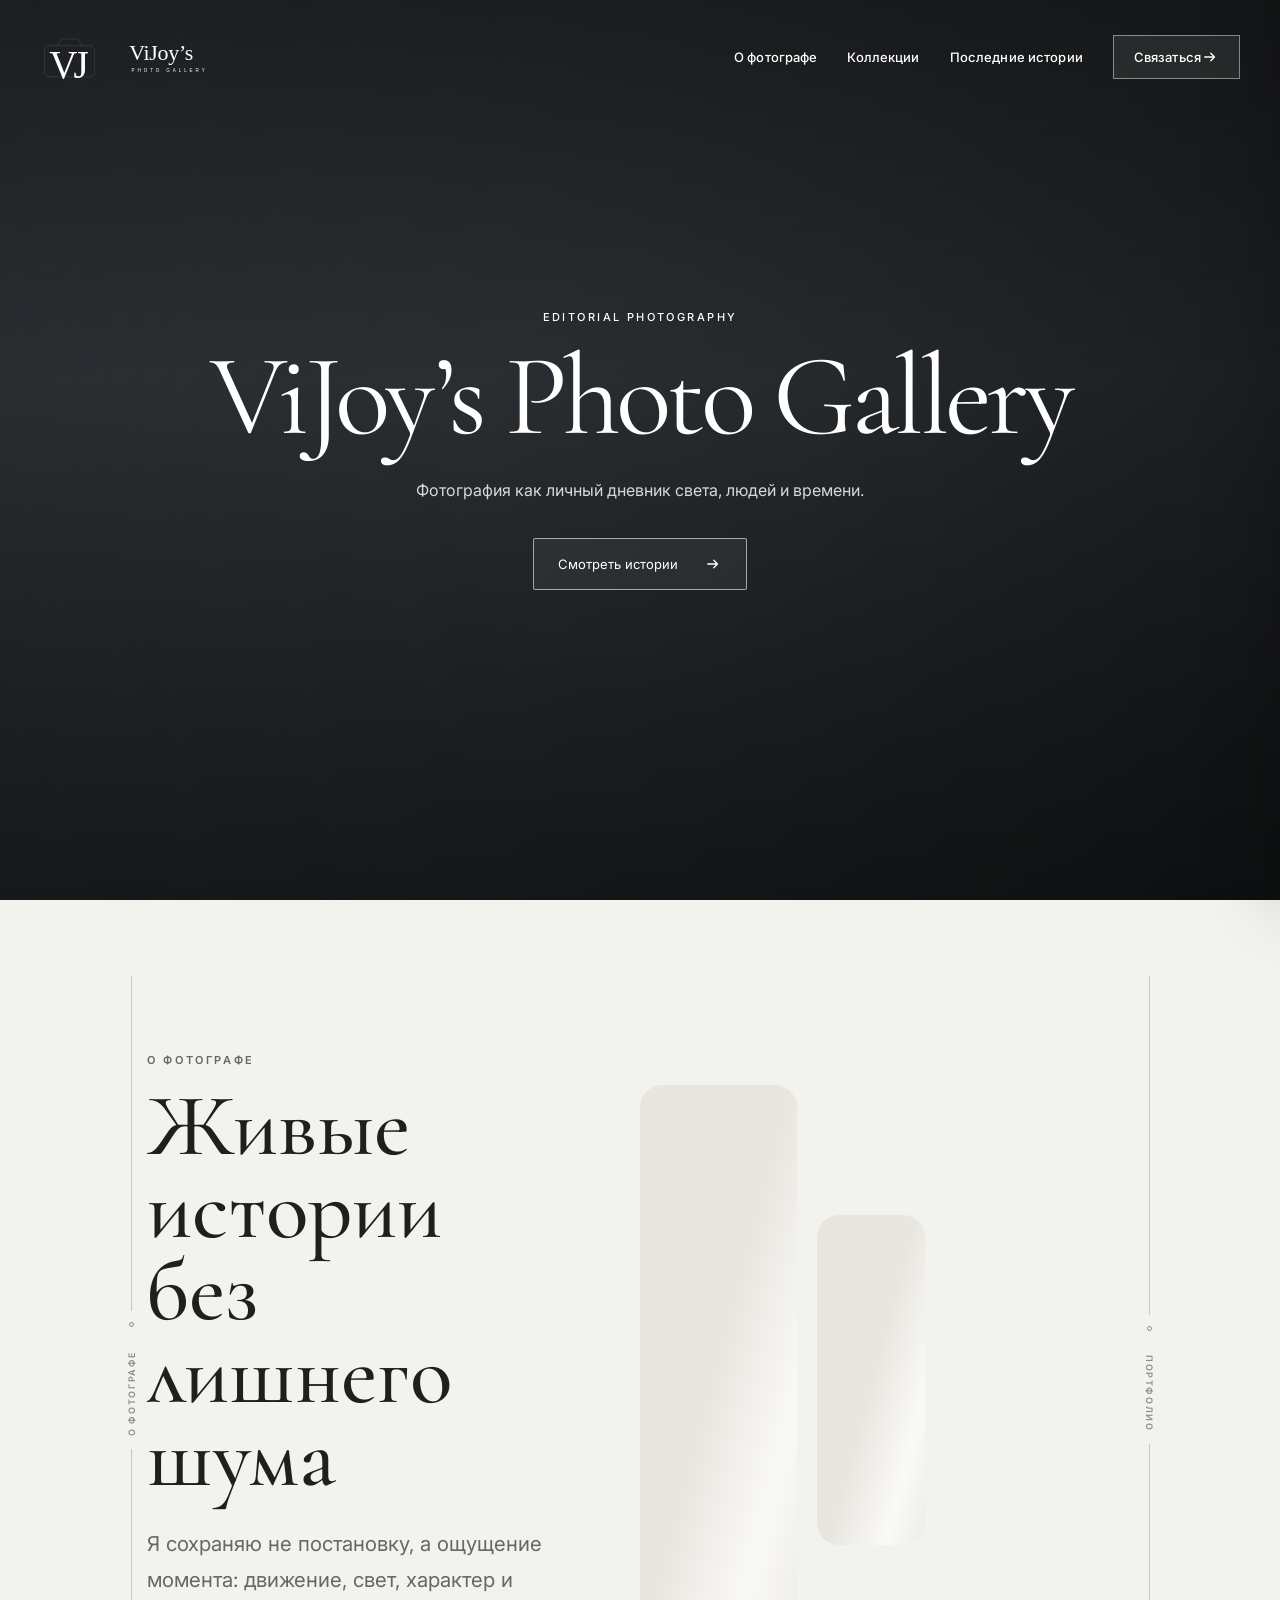
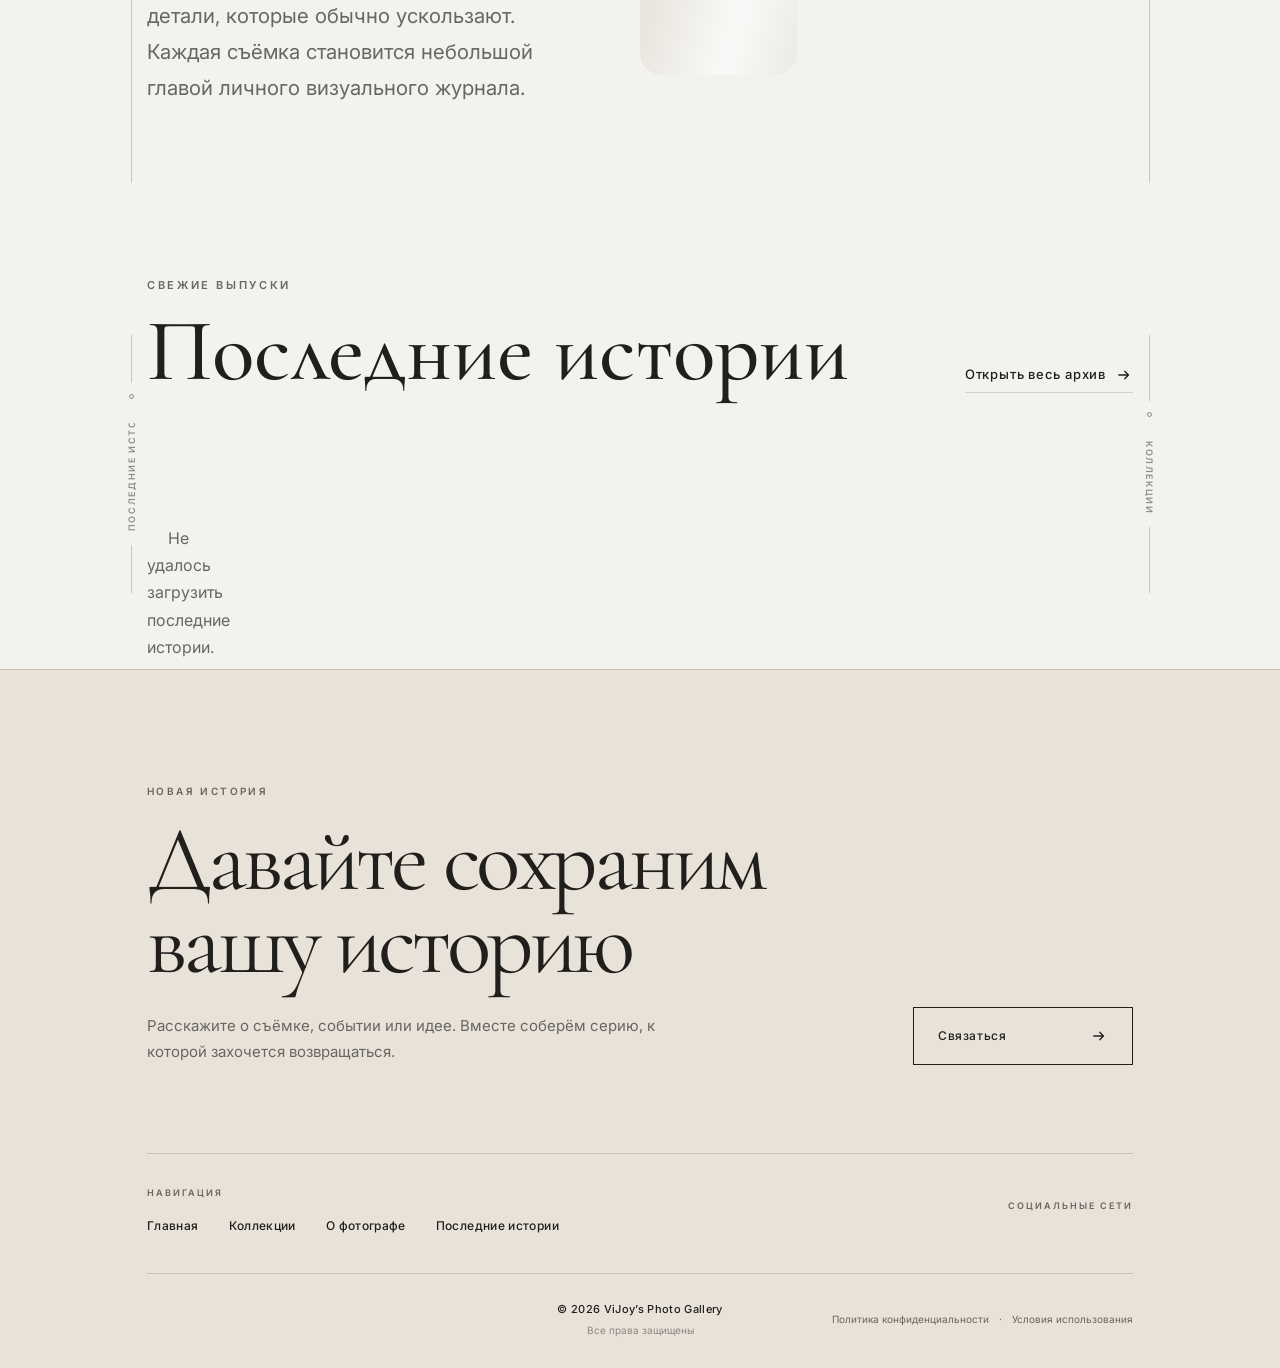
<file: index.html>
<!DOCTYPE html>
<html lang="ru">
<head>
    <meta charset="UTF-8">
    <meta name="viewport" content="width=device-width, initial-scale=1.0">
    <title>ViJoy’s Photo Gallery</title>
    <link rel="preconnect" href="https://fonts.googleapis.com">
    <link rel="preconnect" href="https://fonts.gstatic.com" crossorigin>
    <link href="https://fonts.googleapis.com/css2?family=Cormorant+Garamond:wght@400;500&family=Inter:wght@400;500;600&display=swap" rel="stylesheet">
    <link rel="stylesheet" href="css/style.css">
    <link rel="stylesheet" href="css/contact-drawer.css">
    <link rel="stylesheet" href="css/maintenance.css">
    <link rel="stylesheet" href="css/journal-pages.css">
    <link rel="stylesheet" href="css/journal-collection-cards.css">
    <link rel="stylesheet" href="css/journal-card-adjustments.css">
    <link rel="stylesheet" href="css/page-edges.css">
    <link rel="stylesheet" href="css/home-stories-layout.css">
    <link rel="stylesheet" href="css/editorial-loading-motion.css">
    <link rel="stylesheet" href="css/loading-reserve.css">
    <link rel="stylesheet" href="css/journal-content-width.css">
    <link rel="stylesheet" href="css/editorial-footer.css">
    <link rel="stylesheet" href="css/page-chrome.css">
</head>
<body
    data-journal-page="home"
    data-edge-left="Портфолио"
    data-edge-right="Авторский журнал">
    <div class="background"></div>

    <header class="header-on-hero">
        <a class="logo" href="./" aria-label="ViJoy’s Photo Gallery">
            <img src="images/brand/vijoys-logo.svg" alt="ViJoy’s Photo Gallery">
        </a>
        <nav class="glass-menu">
            <ul>
                <li><a href="#about">О фотографе</a></li>
                <li><a href="collections.html">Коллекции</a></li>
                <li><a href="#latestStories">Последние истории</a></li>
                <li><a href="#contactDrawer" class="contact-link" aria-controls="contactDrawer" aria-expanded="false">Связаться <span aria-hidden="true">→</span></a></li>
            </ul>
        </nav>
    </header>

    <section id="homeHero" class="home-hero">
        <div class="hero-overlay"></div>
        <div class="hero-marker" aria-hidden="true">
            <span></span><i></i><small>AUTHOR’S JOURNAL</small>
        </div>
        <div class="hero-content">
            <p class="hero-kicker">Editorial Photography</p>
            <h1>ViJoy’s Photo Gallery</h1>
            <p class="hero-description">Фотография как личный дневник света, людей и времени.</p>
            <a class="hero-button" href="collections.html">
                Смотреть истории <span aria-hidden="true">→</span>
            </a>
        </div>
    </section>

    <main class="journal-main">
        <section id="about" class="journal-shell about-editorial">
            <div class="about-editorial-copy">
                <small>О фотографе</small>
                <h2>Живые истории без лишнего шума</h2>
                <p>
                    Я сохраняю не постановку, а ощущение момента: движение, свет,
                    характер и детали, которые обычно ускользают. Каждая съёмка
                    становится небольшой главой личного визуального журнала.
                </p>
            </div>
            <div id="aboutVisual" class="about-editorial-visual" aria-label="Авторские фотографии"></div>
        </section>

        <section id="latestStories" class="journal-shell latest-stories">
            <div class="latest-stories-head">
                <div>
                    <small>Свежие выпуски</small>
                    <h2>Последние истории</h2>
                </div>
                <a href="collections.html">Открыть весь архив →</a>
            </div>
            <div id="latestStoriesGrid" class="latest-stories-grid" aria-live="polite">
                <div class="journal-message">Готовим последние истории…</div>
            </div>
        </section>
    </main>

    <footer class="site-footer"></footer>

    <section id="maintenanceScreen" class="maintenance-screen" hidden aria-live="polite">
        <div class="maintenance-card">
            <img src="images/brand/vijoys-logo.svg" alt="ViJoy’s">
            <small>Технические работы</small>
            <h1>Сайт скоро вернётся</h1>
            <p>Мы обновляем галерею и готовим новые истории. Загляните немного позже.</p>
            <button type="button">Обновить страницу</button>
        </div>
    </section>

    <script src="js/menu.js"></script>
    <script src="js/publicConfig.js"></script>
    <script src="js/public/PublicApi.js"></script>
    <script src="js/public/EditorialFooter.js"></script>
    <script src="js/public/ContactDrawer.js"></script>
    <script src="js/public/SiteIdentity.js"></script>
    <script src="js/public/PageChrome.js"></script>
    <script src="js/public/MaintenanceMode.js"></script>
    <script src="js/public/GalleryService.js"></script>
    <script src="js/public/EditorialLoadingMotion.js"></script>
    <script src="js/public/PageEdges.js"></script>
    <script src="js/public/JournalPages.js"></script>
    <script src="js/public/AboutSection.js"></script>
    <script src="js/public/HeroFocus.js"></script>
    <script src="js/public/HomeStoriesLayout.js"></script>
</body>
</html>
</file>
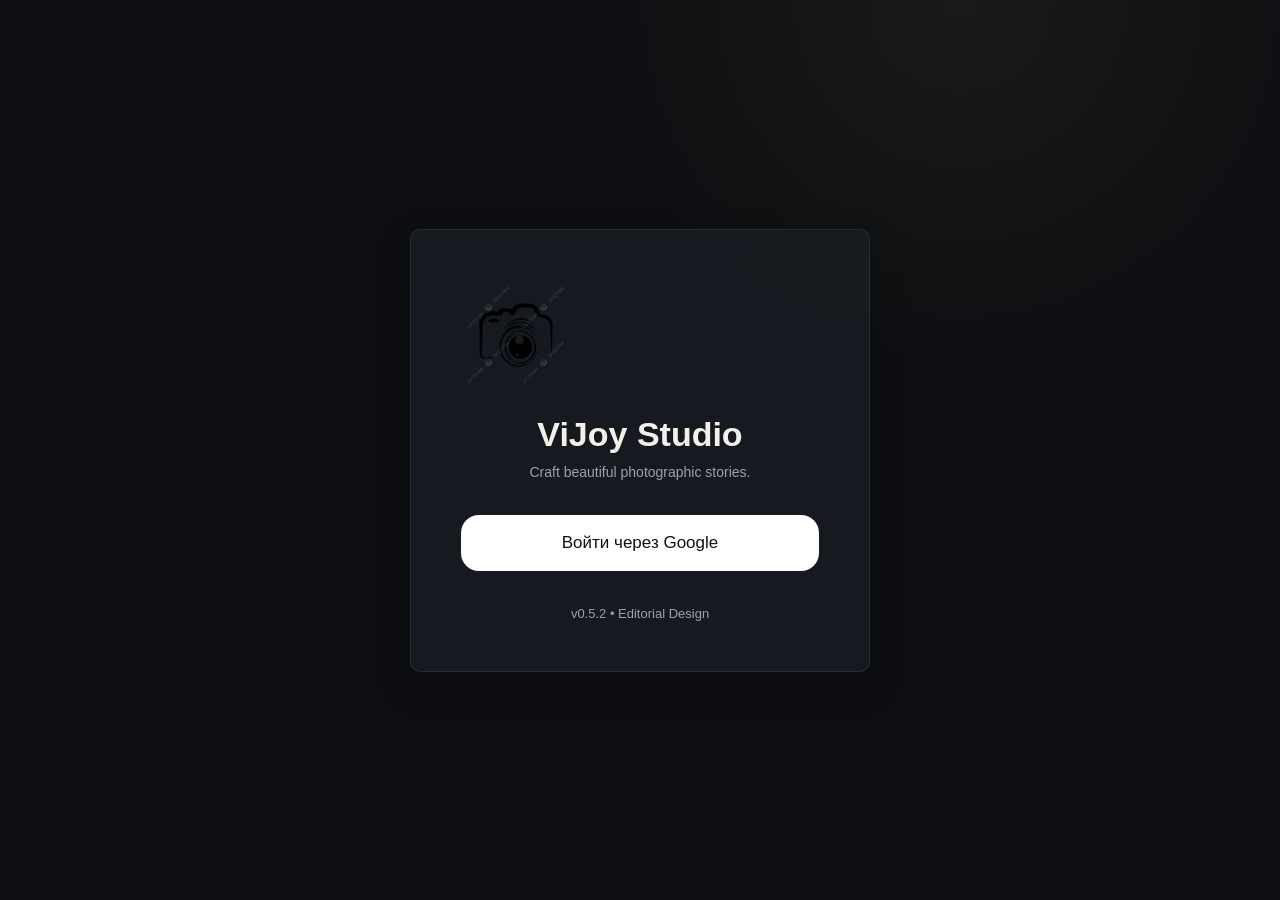
<file: AdminGroupSettings/index.html>
<!DOCTYPE html>
<html lang="ru">

<head>

    <meta charset="UTF-8">
    <meta name="viewport" content="width=device-width, initial-scale=1.0">

    <title>ViJoy Studio</title>

    <link rel="stylesheet" href="css/admin.css">
    <link rel="stylesheet" href="css/studio-dark.css">
    <link rel="stylesheet" href="css/dashboard-studio.css">
    <link rel="stylesheet" href="css/dashboard-activity.css">
    <link rel="stylesheet" href="css/homepage-studio.css">
    <link rel="stylesheet" href="css/homepage-full-preview.css">
    <link rel="stylesheet" href="css/homepage-viewport.css">
    <link rel="stylesheet" href="css/homepage-about.css">
    <link rel="stylesheet" href="css/collection-card-sizes.css">
    <link rel="stylesheet" href="css/collection-order.css">
    <link rel="stylesheet" href="css/photo-order.css">
    <link rel="stylesheet" href="css/collection-hero-focus.css">
    <link rel="stylesheet" href="css/collection-metadata.css">
    <link rel="stylesheet" href="css/sidebar-studio.css">
    <link rel="stylesheet" href="css/header-studio.css">
    <link rel="stylesheet" href="css/settings-studio.css">
    <link rel="stylesheet" href="css/site-identity.css">
    <link rel="stylesheet" href="css/maintenance-settings.css">
    <link rel="stylesheet" href="css/faq.css">

</head>

<body>

    <div id="app"></div>

<script src="js/config.js"></script>
<script src="js/auth.js"></script>

<script src="js/services/ApiService.js"></script>
<script src="js/services/CollectionService.js"></script>
<script src="js/services/PhotoService.js"></script>
<script src="js/services/PhotoOrderService.js"></script>
<script src="js/services/SiteSettingsService.js"></script>
<script src="js/services/ActivityService.js"></script>
<script src="js/services/AppearanceService.js"></script>

<script src="js/components/login.js"></script>
<script src="js/components/layout.js"></script>
<script src="js/components/sidebar.js"></script>
<script src="js/components/header.js"></script>
<script src="js/components/dashboard.js"></script>
<script src="js/components/dashboardStatsAdapter.js"></script>
<script src="js/components/dashboardActivity.js"></script>
<script src="js/components/collections.js"></script>
<script src="js/components/collectionCardSizes.js"></script>
<script src="js/components/collectionOrder.js"></script>
<script src="js/components/heroSettings.js"></script>
<script src="js/components/collectionView.js"></script>
<script src="js/components/photoOrder.js"></script>
<script src="js/components/collectionHeroFocus.js"></script>
<script src="js/components/collectionHeroFocusBridge.js"></script>
<script src="js/components/collectionMetadata.js"></script>
<script src="js/components/inspector.js"></script>
<script src="js/components/homepage.js"></script>
<script src="js/components/homepageFullPreview.js"></script>
<script src="js/components/homepageViewport.js"></script>
<script src="js/components/homepageAbout.js"></script>
<script src="js/components/settings.js"></script>
<script src="js/components/siteIdentitySettings.js"></script>
<script src="js/components/maintenanceSettings.js"></script>
<script src="js/components/settingsAppearanceBridge.js"></script>
<script src="js/components/faq.js"></script>

<script src="js/router.js"></script>
<script src="js/navigation.js"></script>
<script src="js/app.js"></script>

</body>

</html>
</file>
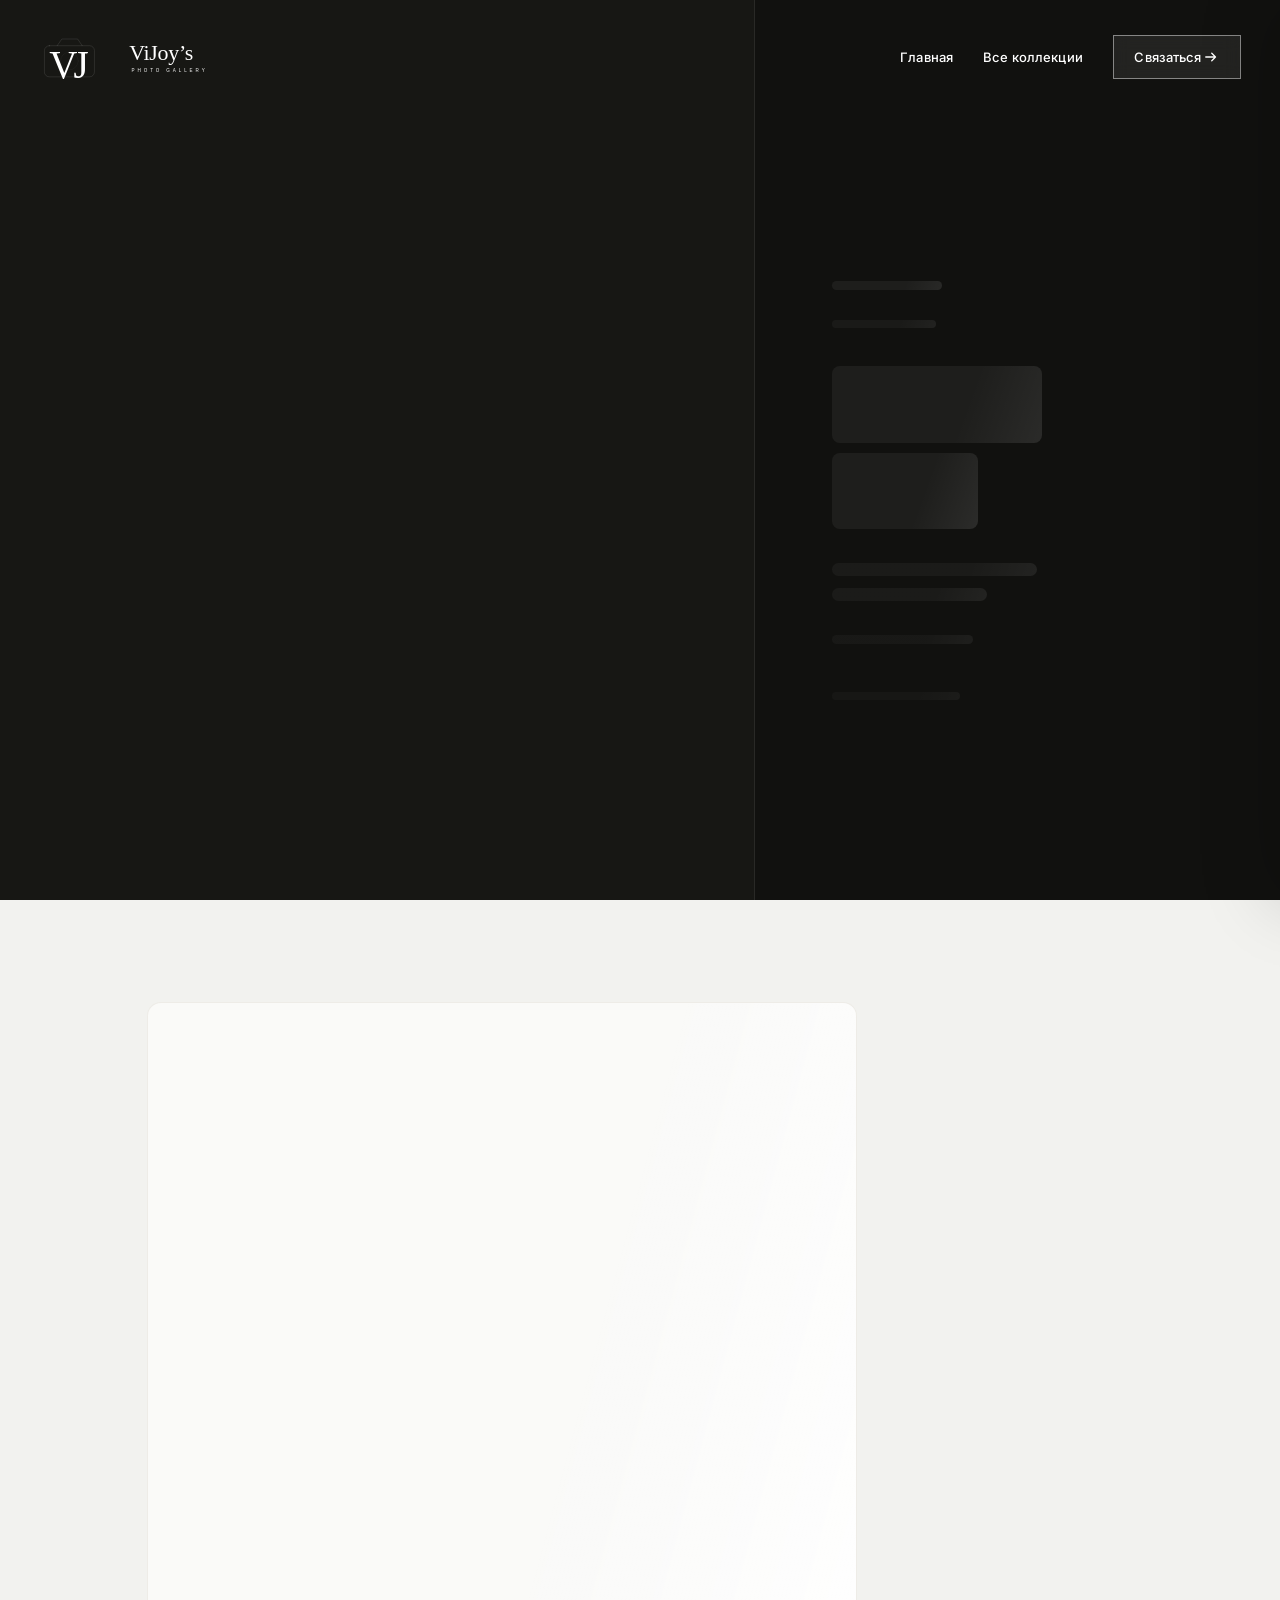
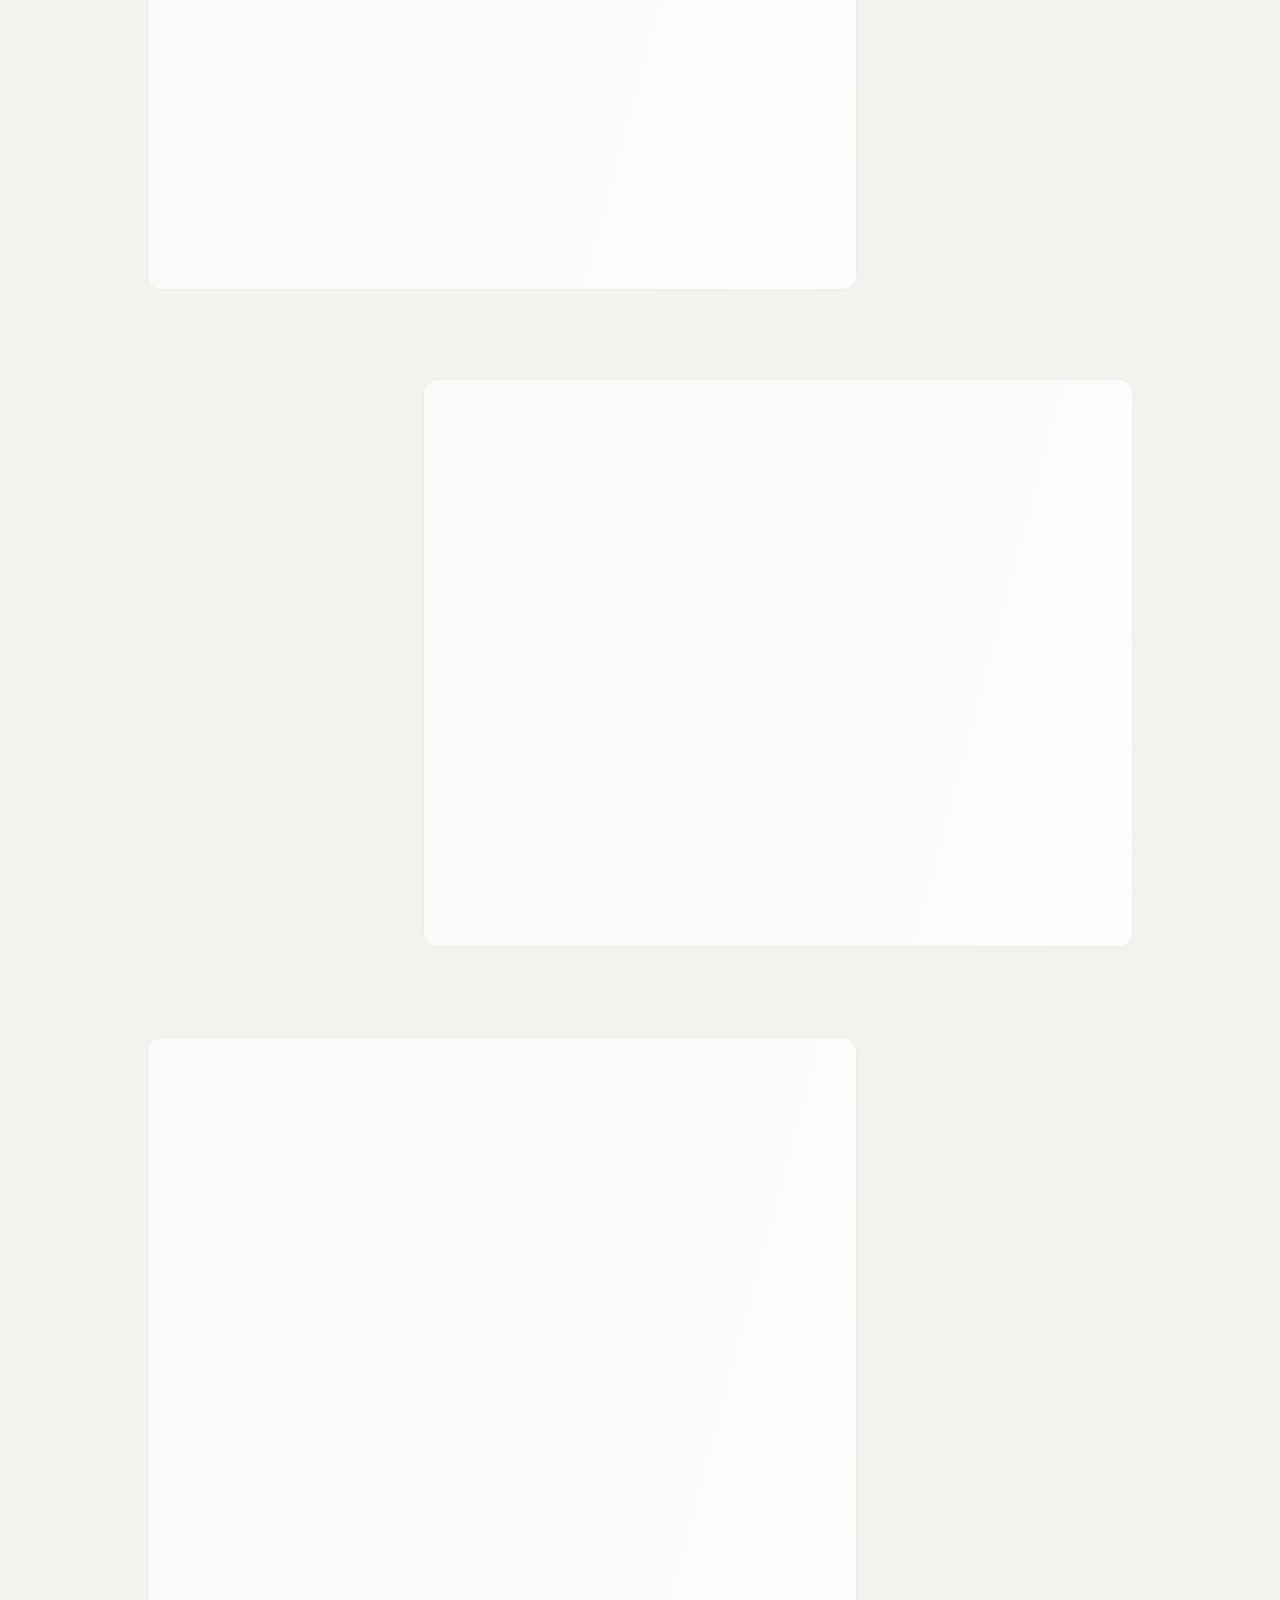
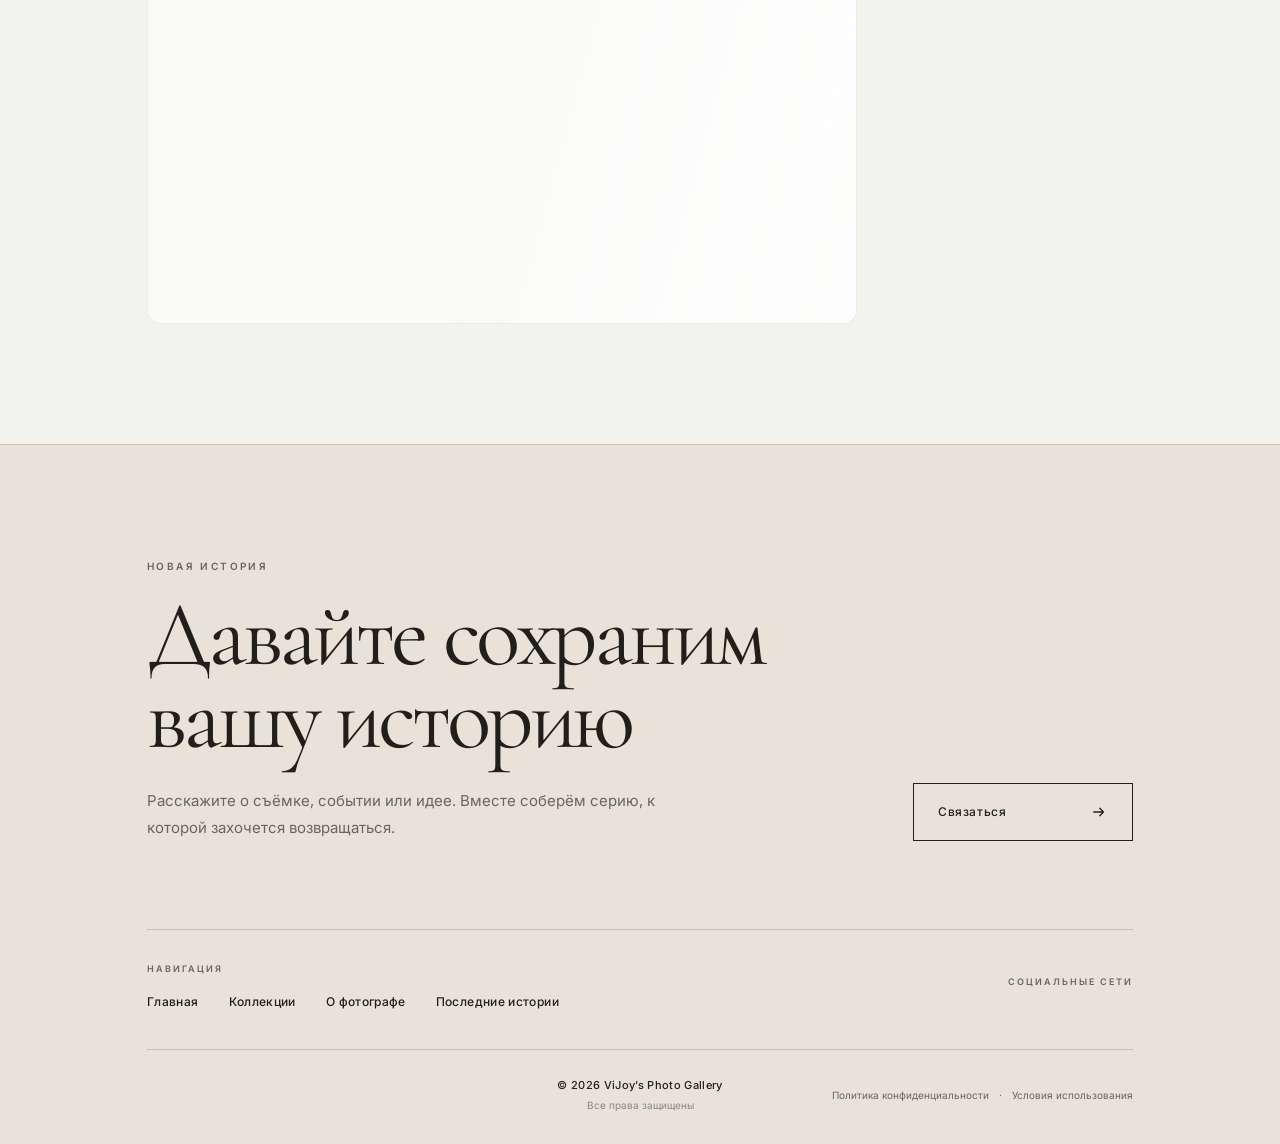
<file: collection.html>
<!DOCTYPE html>
<html lang="ru">
<head>
    <meta charset="UTF-8">
    <meta name="viewport" content="width=device-width, initial-scale=1.0">
    <title>Фотографическая история | ViJoy’s</title>
    <link rel="preconnect" href="https://fonts.googleapis.com">
    <link rel="preconnect" href="https://fonts.gstatic.com" crossorigin>
    <link href="https://fonts.googleapis.com/css2?family=Cormorant+Garamond:wght@400;500&family=Inter:wght@400;500;600&display=swap" rel="stylesheet">
    <link rel="stylesheet" href="css/style.css">
    <link rel="stylesheet" href="css/contact-drawer.css">
    <link rel="stylesheet" href="css/maintenance.css">
    <link rel="stylesheet" href="css/journal-pages.css">
    <link rel="stylesheet" href="css/gallery.css">
    <link rel="stylesheet" href="css/collection-masonry.css">
    <link rel="stylesheet" href="css/next-story.css">
    <link rel="stylesheet" href="css/collection-issue-meta.css">
    <link rel="stylesheet" href="css/collection-editorial-hero.css">
    <link rel="stylesheet" href="css/page-edges.css">
    <link rel="stylesheet" href="css/editorial-loading-motion.css">
    <link rel="stylesheet" href="css/loading-reserve.css">
    <link rel="stylesheet" href="css/journal-content-width.css">
    <link rel="stylesheet" href="css/editorial-footer.css">
    <link rel="stylesheet" href="css/page-chrome.css">
    <link rel="stylesheet" href="css/action-icons.css">
    <link rel="stylesheet" href="css/photo-story-hover-patch.css">
</head>
<body data-journal-page="collection" data-edge-left="Фотографическая история" data-edge-right="ViJoy’s Journal">
    <header class="header-on-hero">
        <a class="logo" href="./" aria-label="На главную">
            <img src="images/brand/vijoys-logo.svg" alt="ViJoy’s Photo Gallery">
        </a>
        <nav class="glass-menu">
            <ul>
                <li><a href="./">Главная</a></li>
                <li><a href="collections.html">Все коллекции</a></li>
                <li><a href="#contactDrawer" class="contact-link" aria-controls="contactDrawer" aria-expanded="false">Связаться <span aria-hidden="true">→</span></a></li>
            </ul>
        </nav>
    </header>

    <main class="journal-main">
        <section
            id="collectionIssueHero"
            class="collection-issue-hero collection-editorial-hero is-loading"
            aria-live="polite"
            aria-busy="true">
            <div class="collection-issue-media collection-editorial-skeleton-media" aria-hidden="true"></div>

            <div class="collection-issue-copy collection-editorial-skeleton-copy" aria-hidden="true">
                <span class="collection-editorial-skeleton-line is-kicker"></span>
                <span class="collection-editorial-skeleton-line is-issue"></span>
                <span class="collection-editorial-skeleton-line is-title"></span>
                <span class="collection-editorial-skeleton-line is-title is-short"></span>
                <span class="collection-editorial-skeleton-line is-description"></span>
                <span class="collection-editorial-skeleton-line is-description is-short"></span>
                <span class="collection-editorial-skeleton-line is-meta"></span>
                <span class="collection-editorial-skeleton-line is-action"></span>
            </div>
        </section>

        <section id="issueGallery" class="issue-gallery">
            <div id="issueGalleryRoot" class="journal-shell">
                <div class="journal-message">Загружаем фотографии…</div>
            </div>
        </section>
    </main>

    <footer class="site-footer"></footer>

    <section id="maintenanceScreen" class="maintenance-screen" hidden aria-live="polite">
        <div class="maintenance-card">
            <img src="images/brand/vijoys-logo.svg" alt="ViJoy’s">
            <small>Технические работы</small>
            <h1>Сайт скоро вернётся</h1>
            <p>Мы обновляем галерею и готовим новые истории.</p>
            <button type="button">Обновить страницу</button>
        </div>
    </section>

    <script src="js/menu.js"></script>
    <script src="js/publicConfig.js"></script>
    <script src="js/public/PublicApi.js"></script>
    <script src="js/public/EditorialFooter.js"></script>
    <script src="js/public/ContactDrawer.js"></script>
    <script src="js/public/SiteIdentity.js"></script>
    <script src="js/public/PageChrome.js"></script>
    <script src="js/public/MaintenanceMode.js"></script>
    <script src="js/public/GalleryService.js"></script>
    <script src="js/public/EditorialLoadingMotion.js"></script>
    <script src="js/public/PageEdges.js"></script>
    <script src="js/public/JournalPages.js"></script>
    <script src="js/public/CollectionIssueMeta.js"></script>
    <script src="js/public/HeroFocus.js"></script>
    <script src="js/public/CollectionEditorialHero.js"></script>
    <script src="js/public/NextStory.js"></script>
    <script src="js/public/CollectionMasonry.js"></script>
</body>
</html>
</file>
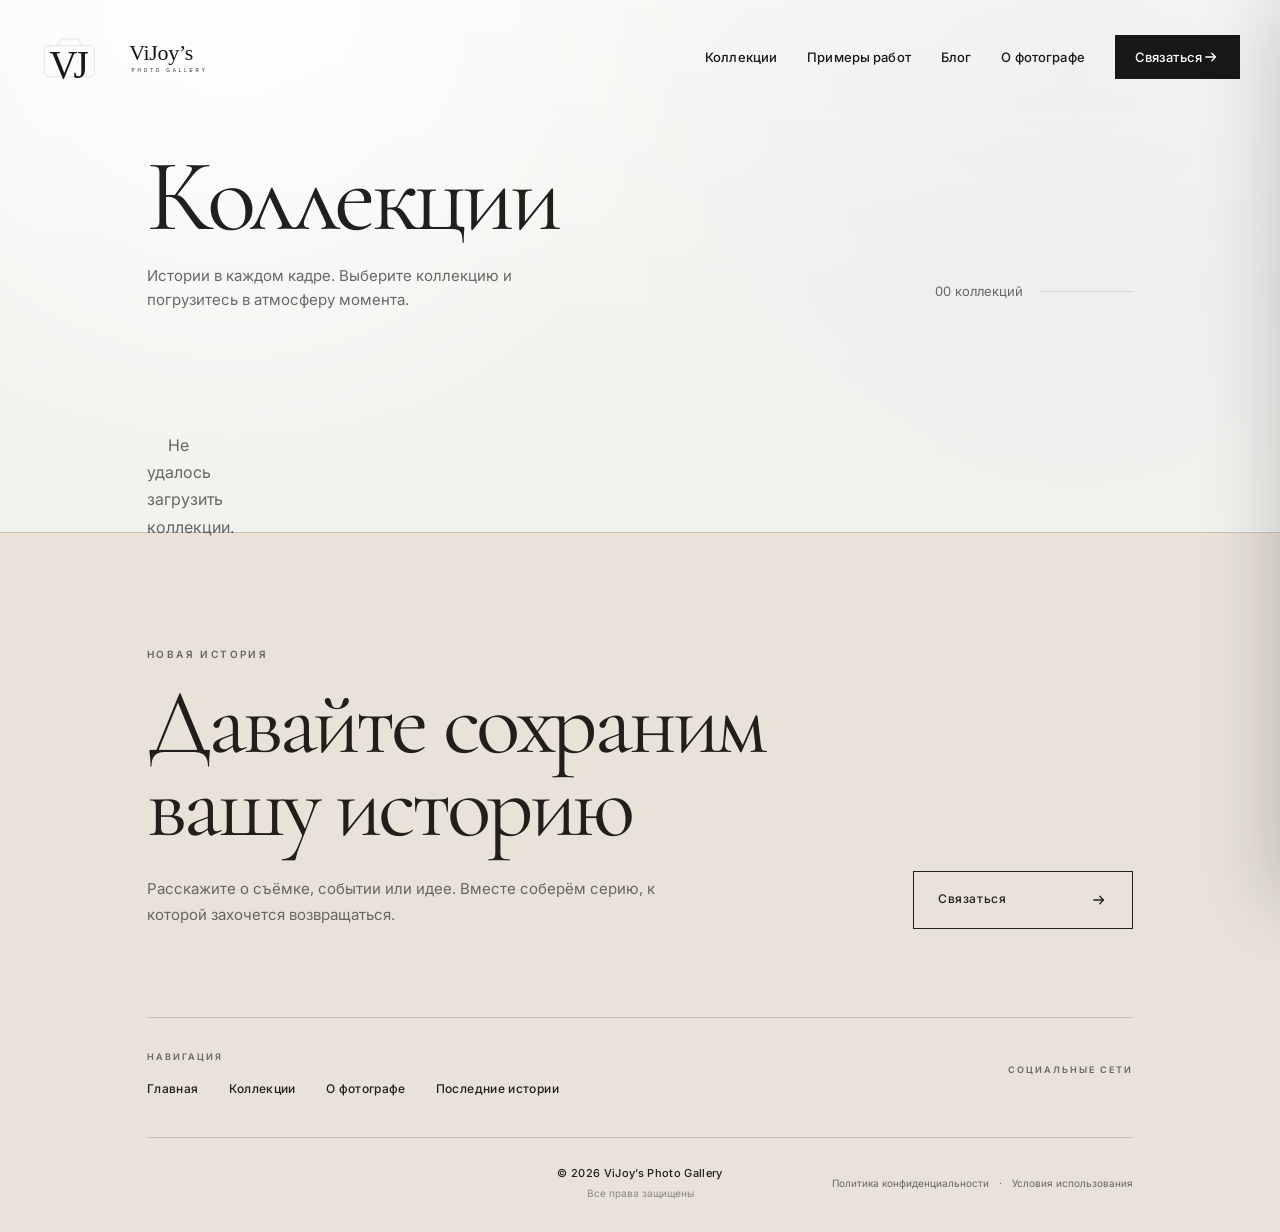
<file: collections.html>
<!DOCTYPE html>
<html lang="ru">
<head>
    <meta charset="UTF-8">
    <meta name="viewport" content="width=device-width, initial-scale=1.0">
    <title>Коллекции | ViJoy’s Photo Gallery</title>
    <link rel="preconnect" href="https://fonts.googleapis.com">
    <link rel="preconnect" href="https://fonts.gstatic.com" crossorigin>
    <link href="https://fonts.googleapis.com/css2?family=Cormorant+Garamond:wght@400;500&family=Inter:wght@400;500;600&display=swap" rel="stylesheet">
    <link rel="stylesheet" href="css/style.css">
    <link rel="stylesheet" href="css/contact-drawer.css">
    <link rel="stylesheet" href="css/maintenance.css">
    <link rel="stylesheet" href="css/journal-pages.css">
    <link rel="stylesheet" href="css/journal-collection-cards.css">
    <link rel="stylesheet" href="css/journal-card-adjustments.css">
    <link rel="stylesheet" href="css/page-edges.css">
    <link rel="stylesheet" href="css/editorial-loading-motion.css">
    <link rel="stylesheet" href="css/loading-reserve.css">
    <link rel="stylesheet" href="css/journal-content-width.css">
    <link rel="stylesheet" href="css/editorial-footer.css">
    <link rel="stylesheet" href="css/page-chrome.css">
</head>
<body
    data-journal-page="archive"
    data-edge-left="Коллекции"
    data-edge-right="Портфолио">
    <div class="background"></div>

    <header>
        <a class="logo" href="./" aria-label="На главную">
            <img src="images/brand/vijoys-logo.svg" alt="ViJoy’s Photo Gallery">
        </a>
        <nav class="glass-menu">
            <ul>
                <li><a href="collections.html">Коллекции</a></li>
                <li><a href="./#latestStories">Примеры работ</a></li>
                <li><a href="#">Блог</a></li>
                <li><a href="./#about">О фотографе</a></li>
                <li><a href="#contactDrawer" class="contact-link" aria-controls="contactDrawer" aria-expanded="false">Связаться <span aria-hidden="true">→</span></a></li>
            </ul>
        </nav>
    </header>

    <main class="journal-main archive-page">
        <div class="journal-shell">
            <section class="archive-hero" aria-labelledby="collectionsTitle">
                <div>
                    <h1 id="collectionsTitle">Коллекции</h1>
                    <p>
                        Истории в каждом кадре. Выберите коллекцию
                        и погрузитесь в атмосферу момента.
                    </p>
                </div>
                <div class="archive-count" aria-live="polite">
                    <span id="archiveCount">00 коллекций</span>
                    <i aria-hidden="true"></i>
                </div>
            </section>

            <section id="archiveGrid" class="archive-grid" aria-live="polite">
                <div class="journal-message">Загружаем коллекции…</div>
            </section>
        </div>
    </main>

    <footer class="site-footer"></footer>

    <section id="maintenanceScreen" class="maintenance-screen" hidden aria-live="polite">
        <div class="maintenance-card">
            <img src="images/brand/vijoys-logo.svg" alt="ViJoy’s">
            <small>Технические работы</small>
            <h1>Сайт скоро вернётся</h1>
            <p>Мы обновляем галерею и готовим новые истории.</p>
            <button type="button">Обновить страницу</button>
        </div>
    </section>

    <script src="js/menu.js"></script>
    <script src="js/publicConfig.js"></script>
    <script src="js/public/PublicApi.js"></script>
    <script src="js/public/EditorialFooter.js"></script>
    <script src="js/public/ContactDrawer.js"></script>
    <script src="js/public/SiteIdentity.js"></script>
    <script src="js/public/PageChrome.js"></script>
    <script src="js/public/MaintenanceMode.js"></script>
    <script src="js/public/GalleryService.js"></script>
    <script src="js/public/EditorialLoadingMotion.js"></script>
    <script src="js/public/PageEdges.js"></script>
    <script src="js/public/JournalPages.js"></script>
</body>
</html>
</file>
<file: css/style.css>
@import url("base.css");
@import url("layout.css");
@import url("collections.css");
@import url("gallery.css");
@import url("responsive.css");
@import url("home.css");
@import url("header-edge.css");
@import url("collection-sizes.css");
@import url("site-appearance.css");
</file>
<file: css/contact-drawer.css>
.contact-drawer-backdrop{position:fixed;inset:0;z-index:1200;background:rgba(18,18,18,.34);backdrop-filter:blur(4px);opacity:0;visibility:hidden;transition:opacity .24s ease,visibility .24s ease}.contact-drawer{position:fixed;top:0;right:0;z-index:1201;width:min(420px,92vw);height:100dvh;padding:28px;background:rgba(245,241,232,.96);box-shadow:-24px 0 70px rgba(0,0,0,.18);transform:translateX(104%);transition:transform .3s ease;display:flex;flex-direction:column}.contact-drawer.is-open{transform:translateX(0)}.contact-drawer-backdrop.is-open{opacity:1;visibility:visible}.contact-drawer-header{display:flex;align-items:flex-start;justify-content:space-between;gap:20px;padding-bottom:24px;border-bottom:1px solid rgba(24,24,24,.12)}.contact-drawer-kicker{display:block;margin-bottom:8px;font:600 11px/1.2 Inter,sans-serif;letter-spacing:.18em;text-transform:uppercase;color:rgba(24,24,24,.5)}.contact-drawer-title{margin:0;font:500 38px/1 Cormorant Garamond,serif;color:#1d1c1a}.contact-drawer-close{width:42px;height:42px;border:1px solid rgba(24,24,24,.14);border-radius:50%;background:transparent;color:#1d1c1a;font-size:25px;line-height:1;cursor:pointer}.contact-drawer-copy{margin:22px 0 26px;font:400 14px/1.65 Inter,sans-serif;color:rgba(24,24,24,.66)}.contact-methods{display:grid;gap:10px}.contact-method{display:flex;align-items:center;justify-content:space-between;gap:18px;padding:17px 18px;border:1px solid rgba(24,24,24,.12);border-radius:16px;background:rgba(255,255,255,.42);color:#1d1c1a;text-decoration:none;transition:transform .18s ease,border-color .18s ease,background .18s ease}.contact-method:hover{transform:translateX(-4px);border-color:rgba(24,24,24,.28);background:rgba(255,255,255,.72)}.contact-method strong{font:600 14px/1.2 Inter,sans-serif}.contact-method small{display:block;margin-top:4px;font:400 11px/1.3 Inter,sans-serif;color:rgba(24,24,24,.5)}.contact-method-arrow{font-size:20px}.contact-method.is-disabled{opacity:.42;cursor:not-allowed}.contact-method.is-disabled:hover{transform:none;border-color:rgba(24,24,24,.12);background:rgba(255,255,255,.42)}.contact-drawer-footer{margin-top:auto;padding-top:24px;font:400 11px/1.5 Inter,sans-serif;color:rgba(24,24,24,.45)}body.contact-drawer-open{overflow:hidden}@media(max-width:640px){.contact-drawer{width:100%;padding:22px}.contact-drawer-title{font-size:34px}}
</file>
<file: css/maintenance.css>
body.maintenance-open{overflow:hidden}.maintenance-screen{position:fixed;inset:0;z-index:9999;display:grid;place-items:center;padding:24px;background:rgba(20,20,20,.76);backdrop-filter:blur(22px);-webkit-backdrop-filter:blur(22px)}.maintenance-screen[hidden]{display:none}.maintenance-card{width:min(680px,100%);padding:44px;border:1px solid rgba(255,255,255,.18);border-radius:28px;background:rgba(255,255,255,.12);box-shadow:0 28px 90px rgba(0,0,0,.3);color:#fff;text-align:center}.maintenance-card img{width:min(220px,62vw);margin-bottom:28px;filter:brightness(0) invert(1)}.maintenance-card small{display:block;margin-bottom:12px;letter-spacing:.2em;text-transform:uppercase;opacity:.62}.maintenance-card h1{margin:0 0 18px;font-family:'Cormorant Garamond',serif;font-size:clamp(42px,7vw,76px);font-weight:500;line-height:.96}.maintenance-card p{max-width:540px;margin:0 auto 28px;font-size:15px;line-height:1.7;opacity:.78}.maintenance-card button{border:1px solid rgba(255,255,255,.3);border-radius:999px;background:rgba(255,255,255,.08);color:#fff;padding:13px 22px;cursor:pointer;font:inherit}.maintenance-card button:hover{background:rgba(255,255,255,.15)}@media(max-width:640px){.maintenance-card{padding:34px 22px;border-radius:22px}}
</file>
<file: css/journal-pages.css>
:root {
    --journal-ink: #211f1d;
    --journal-soft: rgba(33, 31, 29, .66);
    --journal-line: rgba(33, 31, 29, .14);
    --journal-paper: rgba(255, 255, 255, .7);
}

.journal-main {
    position: relative;
    z-index: 1;
}

.journal-shell {
    width: min(1240px, calc(100% - 48px));
    margin: 0 auto;
}

.about-editorial {
    display: grid;
    grid-template-columns: minmax(0, .9fr) minmax(0, 1.1fr);
    gap: clamp(42px, 7vw, 110px);
    align-items: center;
    padding: clamp(90px, 12vw, 170px) 0;
}

.about-editorial-copy small,
.latest-stories-head small,
.archive-hero small,
.collection-issue-copy small {
    display: block;
    margin-bottom: 18px;
    font: 600 11px/1.2 Inter, sans-serif;
    letter-spacing: .24em;
    text-transform: uppercase;
    color: var(--journal-soft);
}

.about-editorial-copy h2,
.latest-stories-head h2,
.archive-hero h1,
.collection-issue-copy h1 {
    margin: 0;
    font-family: "Cormorant Garamond", serif;
    font-weight: 500;
    line-height: .94;
    color: var(--journal-ink);
}

.about-editorial-copy h2,
.latest-stories-head h2 {
    font-size: clamp(46px, 7vw, 88px);
}

.about-editorial-copy p {
    max-width: 590px;
    margin: 28px 0 0;
    font: 400 clamp(17px, 1.6vw, 21px)/1.75 Inter, sans-serif;
    color: var(--journal-soft);
}

.about-editorial-visual {
    display: grid;
    grid-template-columns: 1.2fr .8fr;
    gap: 18px;
    min-height: 590px;
}

.about-editorial-visual figure {
    overflow: hidden;
    margin: 0;
    border-radius: 30px;
    background: rgba(255,255,255,.34);
}

.about-editorial-visual figure:last-child {
    margin-top: 110px;
    margin-bottom: 60px;
}

.about-editorial-visual img {
    width: 100%;
    height: 100%;
    object-fit: cover;
}

.latest-stories {
    padding: 20px 0 clamp(100px, 12vw, 170px);
}

.latest-stories-head {
    display: flex;
    align-items: end;
    justify-content: space-between;
    gap: 30px;
    margin-bottom: 42px;
}

.latest-stories-head a,
.archive-back,
.collection-issue-scroll {
    color: var(--journal-ink);
    font: 500 13px/1.2 Inter, sans-serif;
    letter-spacing: .06em;
    text-decoration: none;
    border-bottom: 1px solid var(--journal-line);
    padding-bottom: 8px;
}

.latest-stories-grid,
.archive-grid {
    display: grid;
    grid-template-columns: repeat(2, minmax(0, 1fr));
    gap: 20px;
}

.latest-stories-grid .journal-collection-link:nth-child(3) {
    grid-column: 1 / -1;
    width: calc(50% - 10px);
}

.journal-collection-link {
    display: block;
    min-width: 0;
    color: inherit;
    text-decoration: none;
}

.journal-collection-link .collection-card {
    height: 100%;
}

.collection-card,
.collection-card.small,
.collection-card.medium,
.collection-card.large {
    --collection-accent: #8da3b5;
    position: relative;
    display: grid;
    grid-template-columns: minmax(170px, .72fr) minmax(0, 1.45fr);
    grid-template-rows: 1fr auto;
    min-height: 360px;
    overflow: hidden;
    border: 1px solid rgba(20, 20, 20, .045);
    background: rgba(255, 255, 255, .38);
    cursor: pointer;
    outline: none;
    isolation: isolate;
    transition: transform .35s ease, border-color .35s ease;
}

.journal-collection-link:nth-child(6n + 1) .collection-card { --collection-accent: #6f8da4; }
.journal-collection-link:nth-child(6n + 2) .collection-card { --collection-accent: #929a79; }
.journal-collection-link:nth-child(6n + 3) .collection-card { --collection-accent: #c4b7a2; }
.journal-collection-link:nth-child(6n + 4) .collection-card { --collection-accent: #b86e4e; }
.journal-collection-link:nth-child(6n + 5) .collection-card { --collection-accent: #a9989b; }
.journal-collection-link:nth-child(6n + 6) .collection-card { --collection-accent: #8e877d; }

.collection-card::after {
    content: "";
    position: absolute;
    top: 0;
    right: 0;
    bottom: 0;
    width: 47%;
    z-index: -1;
    background: var(--collection-accent);
    transition: width .45s cubic-bezier(.2, .75, .25, 1), filter .35s ease;
}

.journal-collection-link:hover .collection-card {
    transform: translateY(-3px);
    border-color: rgba(20, 20, 20, .1);
}

.journal-collection-link:hover .collection-card::after {
    width: 51%;
    filter: saturate(1.08);
}

.journal-collection-link:focus-visible .collection-card {
    box-shadow: 0 0 0 3px rgba(17, 17, 17, .22);
}

.collection-heading {
    grid-column: 1;
    grid-row: 1;
    display: flex;
    flex-direction: column;
    align-items: flex-start;
    min-width: 0;
    padding: 42px 24px 16px 34px;
}

.collection-title {
    margin: 0;
    color: var(--journal-ink);
    font-family: "Cormorant Garamond", serif;
    font-size: clamp(31px, 2.8vw, 48px);
    font-weight: 400;
    letter-spacing: -.03em;
    line-height: .98;
}

.collection-title::after {
    content: "";
    display: block;
    width: 28px;
    height: 1px;
    margin-top: 18px;
    background: currentColor;
    opacity: .7;
}

.collection-description {
    max-width: 220px;
    margin: 18px 0 0;
    color: #656565;
    font-family: Inter, sans-serif;
    font-size: 13px;
    line-height: 1.55;
}

.collection-glass {
    grid-column: 2;
    grid-row: 1 / span 2;
    align-self: center;
    width: calc(100% - 38px);
    height: calc(100% - 54px);
    margin: 27px 28px 27px 10px;
    overflow: hidden;
    border: 0;
    border-radius: 0;
    background: rgba(255, 255, 255, .24);
    box-shadow: none;
}

.collection-cover {
    width: 100%;
    height: 100%;
    overflow: hidden;
    border-radius: 0;
    background: rgba(255, 255, 255, .18);
}

.collection-cover img,
.collection-glass img {
    display: block;
    width: 100%;
    height: 100%;
    border-radius: 0;
    object-fit: cover;
    object-position: center top;
    transition: transform .8s cubic-bezier(.2, .75, .25, 1);
}

.journal-collection-link:hover .collection-cover img,
.journal-collection-link:hover .collection-glass img {
    transform: scale(1.025);
}

.collection-placeholder {
    display: flex;
    align-items: center;
    justify-content: center;
    width: 100%;
    height: 100%;
    padding: 30px;
    color: rgba(17, 17, 17, .6);
    background: rgba(255, 255, 255, .2);
    font-family: Inter, sans-serif;
    text-align: center;
}

.collection-footer {
    grid-column: 1;
    grid-row: 2;
    display: flex;
    align-items: center;
    justify-content: space-between;
    min-height: 82px;
    padding: 12px 26px 28px 34px;
    border: 0;
}

.collection-count {
    margin: 0;
    color: var(--journal-ink);
    font-family: Inter, sans-serif;
    font-size: 12px;
}

.collection-arrow {
    display: inline-flex;
    align-items: center;
    justify-content: center;
    width: 42px;
    height: 42px;
    flex: 0 0 42px;
    border: 1px solid rgba(17, 17, 17, .75);
    border-radius: 50%;
    color: var(--journal-ink);
    font-family: Inter, sans-serif;
    font-size: 22px;
    font-weight: 300;
    line-height: 1;
    transition: color .3s ease, background .3s ease, transform .3s ease;
}

.journal-collection-link:hover .collection-arrow {
    color: white;
    background: #111;
    transform: translateX(4px);
}

.archive-page {
    padding: 150px 0 120px;
}

.archive-hero {
    display: grid;
    grid-template-columns: 1fr .7fr;
    gap: 50px;
    align-items: end;
    padding: 65px 0 85px;
    border-bottom: 1px solid var(--journal-line);
}

.archive-hero h1 {
    font-size: clamp(70px, 11vw, 150px);
}

.archive-hero p {
    margin: 0 0 10px;
    color: var(--journal-soft);
    font: 400 17px/1.75 Inter, sans-serif;
}

.archive-grid {
    padding-top: 52px;
}

.collection-issue-hero {
    position: relative;
    min-height: 92vh;
    display: flex;
    align-items: end;
    overflow: hidden;
    background: #1e1d1b;
}

.collection-issue-media,
.collection-issue-media img,
.collection-issue-shade {
    position: absolute;
    inset: 0;
    width: 100%;
    height: 100%;
}

.collection-issue-media img {
    object-fit: cover;
    object-position: center top;
}

.collection-issue-shade {
    background: linear-gradient(180deg, rgba(0,0,0,.1), rgba(0,0,0,.18) 45%, rgba(0,0,0,.78));
}

.collection-issue-copy {
    position: relative;
    z-index: 1;
    width: min(1240px, calc(100% - 48px));
    margin: 0 auto;
    padding: 170px 0 68px;
    color: white;
}

.collection-issue-copy small,
.collection-issue-copy h1 {
    color: white;
}

.collection-issue-copy h1 {
    max-width: 960px;
    font-size: clamp(64px, 10vw, 144px);
}

.collection-issue-copy p {
    max-width: 670px;
    margin: 28px 0 26px;
    color: rgba(255,255,255,.78);
    font: 400 clamp(16px, 1.6vw, 21px)/1.7 Inter, sans-serif;
}

.collection-issue-meta {
    display: flex;
    gap: 24px;
    color: rgba(255,255,255,.7);
    font: 500 12px/1.2 Inter, sans-serif;
    letter-spacing: .1em;
    text-transform: uppercase;
}

.collection-issue-scroll {
    display: inline-block;
    margin-top: 34px;
    color: white;
    border-color: rgba(255,255,255,.35);
}

.issue-gallery {
    padding: clamp(70px, 8vw, 120px) 0 120px;
}

.issue-gallery .public-photo-grid {
    margin-top: 0;
}

.journal-message {
    padding: 90px 0;
    text-align: center;
    color: var(--journal-soft);
    font: 400 16px/1.7 Inter, sans-serif;
}

@media (max-width: 900px) {
    .about-editorial,
    .archive-hero {
        grid-template-columns: 1fr;
    }

    .latest-stories-grid,
    .archive-grid {
        grid-template-columns: 1fr;
    }

    .latest-stories-grid .journal-collection-link:nth-child(3) {
        grid-column: auto;
        width: auto;
    }

    .about-editorial-visual {
        min-height: 460px;
    }
}

@media (max-width: 620px) {
    .journal-shell,
    .collection-issue-copy {
        width: min(100% - 28px, 1240px);
    }

    .latest-stories-head {
        align-items: start;
        flex-direction: column;
    }

    .collection-card,
    .collection-card.small,
    .collection-card.medium,
    .collection-card.large {
        grid-template-columns: 1fr;
        grid-template-rows: auto minmax(280px, 54vw) auto;
        min-height: 0;
    }

    .collection-card::after {
        top: auto;
        width: 100%;
        height: 48%;
    }

    .journal-collection-link:hover .collection-card::after {
        width: 100%;
        height: 52%;
    }

    .collection-heading {
        grid-column: 1;
        grid-row: 1;
        padding: 30px 28px 20px;
    }

    .collection-glass {
        grid-column: 1;
        grid-row: 2;
        width: calc(100% - 36px);
        height: calc(100% - 18px);
        margin: 0 18px 18px;
    }

    .collection-footer {
        grid-column: 1;
        grid-row: 3;
        padding: 8px 28px 26px;
    }

    .about-editorial-visual {
        grid-template-columns: 1fr 1fr;
        min-height: 360px;
    }

    .about-editorial-visual figure:last-child {
        margin-top: 55px;
        margin-bottom: 30px;
    }

    .archive-page {
        padding-top: 105px;
    }

    .collection-issue-hero {
        min-height: 84vh;
    }
}
</file>
<file: css/journal-collection-cards.css>
:root {
    --collection-blue: #6f8da4;
    --collection-olive: #929a79;
    --collection-sand: #c4b7a2;
    --collection-terracotta: #b86e4e;
    --collection-rose: #a9989b;
    --collection-stone: #8e877d;
}

.archive-page {
    padding: 118px 0 110px;
}

.archive-back {
    display: none;
}

.archive-hero {
    display: grid;
    grid-template-columns: minmax(0, 1fr) auto;
    align-items: end;
    gap: 48px;
    padding: 34px 0 30px;
    border-bottom: 0;
}

.archive-hero h1 {
    margin: 0;
    font-family: "Cormorant Garamond", serif;
    font-size: clamp(64px, 8vw, 112px);
    font-weight: 400;
    letter-spacing: -.04em;
    line-height: .86;
}

.archive-hero p {
    max-width: 430px;
    margin: 24px 0 0;
    color: var(--journal-soft);
    font: 400 15px/1.6 Inter, sans-serif;
}

.archive-count {
    display: flex;
    align-items: center;
    gap: 18px;
    padding-bottom: 14px;
    color: var(--journal-soft);
    font: 400 13px/1 Inter, sans-serif;
    white-space: nowrap;
}

.archive-count i {
    display: block;
    width: 92px;
    height: 1px;
    background: var(--journal-line);
}

.latest-stories-grid,
.archive-grid {
    display: grid;
    grid-template-columns: repeat(12, minmax(0, 1fr));
    grid-auto-flow: dense;
    grid-auto-rows: 270px;
    gap: 20px;
    align-items: stretch;
}

.archive-grid {
    padding-top: 0;
}

.journal-collection-link {
    display: block;
    min-width: 0;
    min-height: 0;
    color: inherit;
    text-decoration: none;
}

.journal-collection-link.size-small {
    grid-column: span 4;
    grid-row: span 1;
}

.journal-collection-link.size-medium {
    grid-column: span 6;
    grid-row: span 1;
}

.journal-collection-link.size-large {
    grid-column: span 8;
    grid-row: span 2;
}

.journal-collection-link .collection-card,
.journal-collection-link .collection-card.small,
.journal-collection-link .collection-card.medium,
.journal-collection-link .collection-card.large {
    --collection-accent: var(--collection-blue);
    position: relative;
    display: grid;
    grid-template-columns: minmax(122px, .72fr) minmax(0, 1.55fr);
    grid-template-rows: minmax(0, 1fr) auto;
    width: 100%;
    height: 100%;
    min-height: 0;
    overflow: hidden;
    border: 1px solid rgba(30, 27, 24, .055);
    border-radius: 0;
    background: rgba(255, 255, 255, .76);
    box-shadow: none;
    isolation: isolate;
    cursor: pointer;
    transition: transform .35s ease, border-color .35s ease, box-shadow .35s ease;
}

.journal-collection-link:nth-child(6n + 1) .collection-card {
    --collection-accent: var(--collection-blue);
}

.journal-collection-link:nth-child(6n + 2) .collection-card {
    --collection-accent: var(--collection-olive);
}

.journal-collection-link:nth-child(6n + 3) .collection-card {
    --collection-accent: var(--collection-sand);
}

.journal-collection-link:nth-child(6n + 4) .collection-card {
    --collection-accent: var(--collection-terracotta);
}

.journal-collection-link:nth-child(6n + 5) .collection-card {
    --collection-accent: var(--collection-rose);
}

.journal-collection-link:nth-child(6n + 6) .collection-card {
    --collection-accent: var(--collection-stone);
}

.journal-collection-link .collection-card::after {
    content: "";
    position: absolute;
    inset: 0 0 0 auto;
    width: 38%;
    z-index: 0;
    background: var(--collection-accent);
    transition: width .45s cubic-bezier(.2, .75, .25, 1), filter .35s ease;
}

.journal-collection-link:hover .collection-card {
    transform: translateY(-3px);
    border-color: rgba(30, 27, 24, .12);
    box-shadow: 0 18px 36px rgba(40, 34, 28, .07);
}

.journal-collection-link:hover .collection-card::after {
    width: 42%;
    filter: saturate(1.07);
}

.journal-collection-link:focus-visible {
    outline: none;
}

.journal-collection-link:focus-visible .collection-card {
    box-shadow: 0 0 0 3px rgba(17, 17, 17, .22);
}

.journal-collection-link .collection-heading {
    position: relative;
    z-index: 2;
    grid-column: 1;
    grid-row: 1;
    display: flex;
    flex-direction: column;
    align-items: flex-start;
    min-width: 0;
    padding: 30px 16px 10px 26px;
}

.journal-collection-link .collection-title {
    margin: 0;
    color: var(--journal-ink);
    font-family: "Cormorant Garamond", serif;
    font-size: clamp(25px, 2.2vw, 40px);
    font-weight: 400;
    letter-spacing: -.03em;
    line-height: .96;
}

.journal-collection-link.size-small .collection-title {
    font-size: clamp(25px, 2vw, 34px);
}

.journal-collection-link.size-large .collection-title {
    font-size: clamp(38px, 4vw, 62px);
}

.journal-collection-link .collection-title::after {
    content: "";
    display: block;
    width: 26px;
    height: 1px;
    margin-top: 15px;
    background: currentColor;
    opacity: .72;
}

.journal-collection-link .collection-description {
    max-width: 180px;
    margin: 15px 0 0;
    color: #5f5b57;
    font: 400 12px/1.5 Inter, sans-serif;
}

.journal-collection-link.size-small .collection-description {
    max-width: 135px;
    font-size: 11px;
}

.journal-collection-link.size-large .collection-description {
    max-width: 240px;
    font-size: 14px;
    line-height: 1.6;
}

.journal-collection-link .collection-glass {
    position: relative;
    z-index: 1;
    grid-column: 2;
    grid-row: 1 / span 2;
    align-self: stretch;
    width: auto;
    height: auto;
    margin: 22px 24px 22px -28px;
    padding: 0;
    overflow: hidden;
    border: 0;
    border-radius: 0;
    background: transparent;
    box-shadow: none;
    backdrop-filter: none;
    -webkit-backdrop-filter: none;
    transition: none;
}

.journal-collection-link.size-large .collection-glass {
    margin: 34px 36px 34px -42px;
}

.journal-collection-link .collection-cover {
    width: 100%;
    height: 100%;
    min-height: 0;
    overflow: hidden;
    border-radius: 0;
    background: rgba(255, 255, 255, .24);
}

.journal-collection-link .collection-cover img {
    display: block;
    width: 100%;
    height: 100%;
    object-fit: cover;
    object-position: center top;
    border-radius: 0;
    transition: transform .8s cubic-bezier(.2, .75, .25, 1), filter .5s ease;
}

.journal-collection-link:hover .collection-cover img {
    transform: scale(1.025);
    filter: saturate(.97);
}

.journal-collection-link .collection-placeholder {
    display: flex;
    align-items: center;
    justify-content: center;
    width: 100%;
    height: 100%;
    padding: 24px;
    color: rgba(17, 17, 17, .58);
    background: rgba(255, 255, 255, .22);
    font: 400 12px/1.5 Inter, sans-serif;
    text-align: center;
}

.journal-collection-link .collection-footer {
    position: relative;
    z-index: 2;
    grid-column: 1;
    grid-row: 2;
    display: flex;
    align-items: center;
    justify-content: space-between;
    gap: 12px;
    min-height: 62px;
    padding: 8px 16px 22px 26px;
}

.journal-collection-link .collection-count {
    margin: 0;
    color: var(--journal-ink);
    font: 400 11px/1.2 Inter, sans-serif;
    white-space: nowrap;
}

.journal-collection-link .collection-arrow {
    display: inline-flex;
    align-items: center;
    justify-content: center;
    width: 36px;
    height: 36px;
    flex: 0 0 36px;
    border: 1px solid rgba(17, 17, 17, .75);
    border-radius: 50%;
    color: var(--journal-ink);
    font: 300 19px/1 Inter, sans-serif;
    transition: color .3s ease, background .3s ease, transform .3s ease;
}

.journal-collection-link.size-large .collection-footer {
    padding: 12px 22px 30px 34px;
}

.journal-collection-link.size-large .collection-arrow {
    width: 44px;
    height: 44px;
    flex-basis: 44px;
    font-size: 22px;
}

.journal-collection-link:hover .collection-arrow {
    color: white;
    background: #111;
    transform: translateX(4px);
}

@media (max-width: 1180px) {
    .latest-stories-grid,
    .archive-grid {
        grid-auto-rows: 300px;
    }

    .journal-collection-link.size-small,
    .journal-collection-link.size-medium {
        grid-column: span 6;
        grid-row: span 1;
    }

    .journal-collection-link.size-large {
        grid-column: span 12;
        grid-row: span 1;
    }

    .journal-collection-link.size-large .collection-glass {
        margin: 26px 30px 26px -34px;
    }
}

@media (max-width: 760px) {
    .archive-page {
        padding-top: 96px;
    }

    .archive-hero {
        grid-template-columns: 1fr;
        gap: 24px;
        padding-bottom: 26px;
    }

    .archive-count {
        padding-bottom: 0;
    }

    .latest-stories-grid,
    .archive-grid {
        grid-template-columns: 1fr;
        grid-auto-flow: row;
        grid-auto-rows: auto;
    }

    .journal-collection-link.size-small,
    .journal-collection-link.size-medium,
    .journal-collection-link.size-large {
        grid-column: 1;
        grid-row: auto;
    }

    .journal-collection-link .collection-card,
    .journal-collection-link .collection-card.small,
    .journal-collection-link .collection-card.medium,
    .journal-collection-link .collection-card.large {
        grid-template-columns: 1fr;
        grid-template-rows: auto minmax(260px, 62vw) auto;
        min-height: 0;
    }

    .journal-collection-link .collection-card::after {
        inset: auto 0 0;
        width: 100%;
        height: 48%;
    }

    .journal-collection-link:hover .collection-card::after {
        width: 100%;
        height: 52%;
    }

    .journal-collection-link .collection-heading {
        grid-column: 1;
        grid-row: 1;
        padding: 28px 26px 18px;
    }

    .journal-collection-link .collection-description,
    .journal-collection-link.size-small .collection-description,
    .journal-collection-link.size-large .collection-description {
        max-width: 360px;
        font-size: 12px;
    }

    .journal-collection-link .collection-glass,
    .journal-collection-link.size-large .collection-glass {
        grid-column: 1;
        grid-row: 2;
        margin: 0 18px 18px;
    }

    .journal-collection-link .collection-footer,
    .journal-collection-link.size-large .collection-footer {
        grid-column: 1;
        grid-row: 3;
        padding: 6px 26px 24px;
    }
}
</file>
<file: css/journal-card-adjustments.css>
:root {
    --collection-outline: rgba(177, 149, 96, .22);
    --collection-outline-inner: rgba(255, 255, 255, .42);
}

/*
 * Editorial card sizing
 * Small, medium and large keep the order configured in Studio,
 * while their vertical rhythm remains intentionally different.
 */
.latest-stories-grid,
.archive-grid {
    grid-auto-rows: 80px;
}

.journal-collection-link.size-small {
    grid-column: span 4;
    grid-row: span 3;
}

.journal-collection-link.size-medium {
    grid-column: span 6;
    grid-row: span 4;
}

.journal-collection-link.size-large {
    grid-column: 1 / -1;
    grid-row: span 6;
}

/* A faint warm contour from the approved editorial mockup. */
.journal-collection-link .collection-card,
.journal-collection-link .collection-card.small,
.journal-collection-link .collection-card.medium,
.journal-collection-link .collection-card.large {
    border-color: var(--collection-outline);
    box-shadow: inset 0 0 0 1px var(--collection-outline-inner);
}

.journal-collection-link .collection-card::before {
    content: "";
    position: absolute;
    inset: 0;
    z-index: 4;
    pointer-events: none;
    border: 1px solid rgba(118, 96, 61, .08);
}

/*
 * Compact archive cards use their own protected text columns.
 * The image no longer overlaps the heading or description.
 */
.archive-grid .journal-collection-link.size-small .collection-card {
    grid-template-columns: minmax(0, 46%) minmax(0, 54%);
}

.archive-grid .journal-collection-link.size-small .collection-card::after {
    width: 42%;
}

.archive-grid .journal-collection-link.size-small:hover .collection-card::after {
    width: 45%;
}

.archive-grid .journal-collection-link.size-small .collection-heading {
    overflow: hidden;
    padding: 24px 14px 8px 20px;
}

.archive-grid .journal-collection-link.size-small .collection-title {
    max-width: 100%;
    font-size: clamp(24px, 2vw, 32px);
    line-height: .96;
    overflow-wrap: anywhere;
}

.archive-grid .journal-collection-link.size-small .collection-description {
    display: -webkit-box;
    max-width: 100%;
    margin-top: 12px;
    overflow: hidden;
    font-size: 10.5px;
    line-height: 1.42;
    -webkit-box-orient: vertical;
    -webkit-line-clamp: 3;
}

.archive-grid .journal-collection-link.size-small .collection-glass {
    margin: 18px 12px 18px 0;
}

.archive-grid .journal-collection-link.size-small .collection-footer {
    min-height: 48px;
    padding: 4px 12px 15px 20px;
}

.archive-grid .journal-collection-link.size-small .collection-arrow {
    width: 32px;
    height: 32px;
    flex-basis: 32px;
    font-size: 17px;
}

/* Medium cards keep a wider text area and a clean image boundary. */
.archive-grid .journal-collection-link.size-medium .collection-card {
    grid-template-columns: minmax(0, 42%) minmax(0, 58%);
}

.archive-grid .journal-collection-link.size-medium .collection-card::after {
    width: 40%;
}

.archive-grid .journal-collection-link.size-medium:hover .collection-card::after {
    width: 43%;
}

.archive-grid .journal-collection-link.size-medium .collection-heading {
    overflow: hidden;
    padding: 34px 22px 12px 28px;
}

.archive-grid .journal-collection-link.size-medium .collection-title {
    max-width: 100%;
    font-size: clamp(30px, 2.8vw, 44px);
    overflow-wrap: anywhere;
}

.archive-grid .journal-collection-link.size-medium .collection-description {
    display: -webkit-box;
    max-width: 100%;
    overflow: hidden;
    font-size: 12px;
    line-height: 1.52;
    -webkit-box-orient: vertical;
    -webkit-line-clamp: 5;
}

.archive-grid .journal-collection-link.size-medium .collection-glass {
    margin: 24px 18px 24px 0;
}

.archive-grid .journal-collection-link.size-medium .collection-footer {
    padding: 8px 18px 22px 28px;
}

/* Medium cards receive more breathing room without changing their width. */
.journal-collection-link.size-medium .collection-heading {
    padding-top: 36px;
}

.journal-collection-link.size-medium .collection-glass {
    margin-top: 24px;
    margin-bottom: 24px;
}

/*
 * Large cards are full-width editorial spreads.
 * The text column is protected and the image sits closer to the right edge.
 */
.journal-collection-link.size-large .collection-card {
    grid-template-columns: minmax(330px, 34%) minmax(0, 66%);
}

.journal-collection-link.size-large .collection-heading {
    padding: 46px 44px 18px 38px;
}

.journal-collection-link.size-large .collection-title {
    max-width: 100%;
    font-size: clamp(42px, 4.4vw, 68px);
    line-height: .94;
}

.journal-collection-link.size-large .collection-description {
    max-width: 300px;
}

.journal-collection-link.size-large .collection-glass {
    margin: 28px 8px 28px 0;
}

.journal-collection-link.size-large .collection-footer {
    padding-left: 38px;
    padding-right: 30px;
}

@media (max-width: 1180px) {
    .latest-stories-grid,
    .archive-grid {
        grid-auto-rows: 90px;
    }

    .journal-collection-link.size-small {
        grid-column: span 6;
        grid-row: span 3;
    }

    .journal-collection-link.size-medium {
        grid-column: span 6;
        grid-row: span 4;
    }

    .journal-collection-link.size-large {
        grid-column: 1 / -1;
        grid-row: span 5;
    }

    .journal-collection-link.size-large .collection-card {
        grid-template-columns: minmax(300px, 36%) minmax(0, 64%);
    }

    .journal-collection-link.size-large .collection-glass {
        margin: 24px 6px 24px 0;
    }
}

@media (max-width: 900px) and (min-width: 761px) {
    .archive-grid .journal-collection-link.size-small .collection-card,
    .archive-grid .journal-collection-link.size-medium .collection-card {
        grid-template-columns: minmax(0, 45%) minmax(0, 55%);
    }

    .archive-grid .journal-collection-link.size-small .collection-heading,
    .archive-grid .journal-collection-link.size-medium .collection-heading {
        padding-left: 20px;
        padding-right: 14px;
    }

    .archive-grid .journal-collection-link.size-medium .collection-title {
        font-size: clamp(27px, 3.8vw, 36px);
    }

    .archive-grid .journal-collection-link.size-small .collection-glass,
    .archive-grid .journal-collection-link.size-medium .collection-glass {
        margin-right: 10px;
    }
}

@media (max-width: 760px) {
    .latest-stories-grid,
    .archive-grid {
        grid-auto-rows: auto;
    }

    .journal-collection-link.size-small,
    .journal-collection-link.size-medium,
    .journal-collection-link.size-large {
        grid-column: 1;
        grid-row: auto;
    }

    .archive-grid .journal-collection-link.size-small .collection-card,
    .archive-grid .journal-collection-link.size-medium .collection-card,
    .journal-collection-link.size-large .collection-card {
        grid-template-columns: 1fr;
        grid-template-rows: auto minmax(260px, 62vw) auto;
    }

    .archive-grid .journal-collection-link.size-small .collection-card::after,
    .archive-grid .journal-collection-link.size-medium .collection-card::after {
        inset: auto 0 0;
        width: 100%;
        height: 48%;
    }

    .archive-grid .journal-collection-link.size-small:hover .collection-card::after,
    .archive-grid .journal-collection-link.size-medium:hover .collection-card::after {
        width: 100%;
        height: 52%;
    }

    .archive-grid .journal-collection-link.size-small .collection-heading,
    .archive-grid .journal-collection-link.size-medium .collection-heading,
    .journal-collection-link.size-large .collection-heading {
        grid-column: 1;
        grid-row: 1;
        padding: 30px 26px 18px;
    }

    .archive-grid .journal-collection-link.size-small .collection-title,
    .archive-grid .journal-collection-link.size-medium .collection-title,
    .journal-collection-link.size-large .collection-title {
        font-size: clamp(36px, 12vw, 56px);
    }

    .archive-grid .journal-collection-link.size-small .collection-description,
    .archive-grid .journal-collection-link.size-medium .collection-description,
    .journal-collection-link.size-large .collection-description {
        display: block;
        max-width: 360px;
        overflow: visible;
        font-size: 13px;
        line-height: 1.55;
        -webkit-line-clamp: unset;
    }

    .archive-grid .journal-collection-link.size-small .collection-glass,
    .archive-grid .journal-collection-link.size-medium .collection-glass,
    .journal-collection-link.size-large .collection-glass {
        grid-column: 1;
        grid-row: 2;
        margin: 0 12px 18px 18px;
    }

    .archive-grid .journal-collection-link.size-small .collection-footer,
    .archive-grid .journal-collection-link.size-medium .collection-footer,
    .journal-collection-link.size-large .collection-footer {
        grid-column: 1;
        grid-row: 3;
        min-height: 0;
        padding: 6px 26px 24px;
    }
}
</file>
<file: css/page-edges.css>
:root {
    --page-edge-dark: rgba(45, 40, 35, .5);
    --page-edge-light: rgba(255, 255, 255, .72);
}

.section-page-edges .hero-marker {
    display: none;
}

.page-edge-host {
    position: relative;
}

.page-edge {
    position: absolute;
    top: clamp(24px, 5vw, 58px);
    bottom: clamp(24px, 5vw, 58px);
    z-index: 8;

    display: flex;
    flex-direction: column;
    align-items: center;

    width: 24px;

    color: var(--page-edge-dark);
    pointer-events: none;
}

.page-edge-light {
    color: var(--page-edge-light);
}

.page-edge-dark {
    color: var(--page-edge-dark);
}

.page-edge-host-full > .page-edge-left {
    left: clamp(12px, 1.5vw, 28px);
}

.page-edge-host-full > .page-edge-right {
    right: clamp(12px, 1.5vw, 28px);
}

.page-edge-host-shell > .page-edge-left {
    left: calc((100vw - 100%) / -2 + clamp(12px, 1.5vw, 28px));
}

.page-edge-host-shell > .page-edge-right {
    right: calc((100vw - 100%) / -2 + clamp(12px, 1.5vw, 28px));
}

.page-edge-line {
    width: 1px;
    min-height: 24px;
    flex: 1 1 auto;
    background: currentColor;
    opacity: .42;
}

.page-edge-dot {
    width: 5px;
    height: 5px;
    flex: 0 0 5px;
    margin: 11px 0;
    border: 1px solid currentColor;
    border-radius: 50%;
}

.page-edge-label {
    max-height: min(210px, 42%);
    margin: 13px 0;
    overflow: hidden;

    color: currentColor;

    font: 600 9px/1 Inter, sans-serif;
    letter-spacing: .18em;
    text-transform: uppercase;
    white-space: nowrap;
    writing-mode: vertical-rl;
}

.page-edge-left .page-edge-label {
    transform: rotate(180deg);
}

.page-edge-compact {
    top: 16%;
    bottom: 16%;
    color: rgba(45, 40, 35, .58);
}

.page-edge-compact .page-edge-line {
    min-height: 18px;
    opacity: .34;
}

.page-edge-compact .page-edge-dot {
    width: 4px;
    height: 4px;
    flex-basis: 4px;
    margin: 9px 0;
}

.page-edge-compact .page-edge-label {
    max-height: 150px;
    margin: 10px 0;
    font-size: 9px;
    letter-spacing: .16em;
}

/* A shorter marker works better around compact editorial sections. */
.about-editorial > .page-edge,
.latest-stories > .page-edge {
    top: clamp(32px, 6vw, 76px);
    bottom: clamp(32px, 6vw, 76px);
}

/* Archive markers stay near the beginning of the section. */
.archive-page > .page-edge {
    bottom: auto;
    height: min(68vh, 620px);
}

@media (max-width: 1380px) {
    .page-edge-host-shell > .page-edge-left {
        left: -28px;
    }

    .page-edge-host-shell > .page-edge-right {
        right: -28px;
    }
}

@media (max-width: 1120px), (pointer: coarse) {
    .page-edge {
        display: none;
    }
}
</file>
<file: css/home-stories-layout.css>
body[data-journal-page="home"] .latest-stories-grid.home-stories-stack {
    display: flex;
    flex-direction: column;
    gap: clamp(34px, 5vw, 68px);
    grid-template-columns: none;
    grid-auto-flow: initial;
    grid-auto-rows: auto;
}

.home-story-row {
    min-width: 0;
}

.home-story-row .journal-collection-link {
    grid-column: auto !important;
    grid-row: auto !important;
    width: 100%;
}

.home-story-row-full .journal-collection-link {
    height: clamp(430px, 47vw, 610px);
}

.home-story-row-full .collection-card,
.home-story-row-full .collection-card.small,
.home-story-row-full .collection-card.medium,
.home-story-row-full .collection-card.large {
    grid-template-columns: minmax(300px, 33%) minmax(0, 67%);
    height: 100%;
}

.home-story-row-full .collection-heading {
    padding: clamp(38px, 5vw, 62px) 40px 20px;
}

.home-story-row-full .collection-title,
.home-story-row-full .size-small .collection-title,
.home-story-row-full .size-medium .collection-title,
.home-story-row-full .size-large .collection-title {
    max-width: 100%;
    font-size: clamp(42px, 5vw, 72px);
    line-height: .93;
}

.home-story-row-full .collection-description,
.home-story-row-full .size-small .collection-description,
.home-story-row-full .size-medium .collection-description,
.home-story-row-full .size-large .collection-description {
    max-width: 300px;
    font-size: 14px;
    line-height: 1.65;
}

.home-story-row-full .collection-glass,
.home-story-row-full .size-large .collection-glass {
    margin: 28px 8px 28px 0;
}

.home-story-row-full .collection-footer,
.home-story-row-full .size-large .collection-footer {
    padding: 12px 30px 32px 40px;
}

.home-story-row-with-copy {
    display: grid;
    grid-template-columns: minmax(0, 1.55fr) minmax(270px, .65fr);
    gap: clamp(34px, 6vw, 88px);
    align-items: stretch;
}

.home-story-row-with-copy .journal-collection-link {
    height: clamp(390px, 38vw, 510px);
}

.home-story-row-with-copy .collection-card,
.home-story-row-with-copy .collection-card.small,
.home-story-row-with-copy .collection-card.medium,
.home-story-row-with-copy .collection-card.large {
    grid-template-columns: minmax(210px, 34%) minmax(0, 66%);
    height: 100%;
}

.home-story-row-with-copy .collection-heading {
    padding: 34px 26px 14px 30px;
}

.home-story-row-with-copy .collection-title,
.home-story-row-with-copy .size-small .collection-title,
.home-story-row-with-copy .size-medium .collection-title,
.home-story-row-with-copy .size-large .collection-title {
    font-size: clamp(32px, 3.6vw, 52px);
}

.home-story-card-external-copy .collection-description {
    display: none;
}

.home-story-row-with-copy .collection-glass,
.home-story-row-with-copy .size-large .collection-glass {
    margin: 24px 8px 24px -18px;
}

.home-story-editorial-copy {
    display: flex;
    flex-direction: column;
    justify-content: center;
    min-width: 0;
    padding: clamp(34px, 5vw, 62px) 0;
    border-top: 1px solid var(--journal-line);
    border-bottom: 1px solid var(--journal-line);
}

.home-story-editorial-copy small {
    display: block;
    margin-bottom: 22px;
    color: var(--journal-soft);
    font: 600 10px/1.2 Inter, sans-serif;
    letter-spacing: .24em;
    text-transform: uppercase;
}

.home-story-editorial-copy h3 {
    margin: 0;
    color: var(--journal-ink);
    font-family: "Cormorant Garamond", serif;
    font-size: clamp(38px, 4.6vw, 64px);
    font-weight: 400;
    letter-spacing: -.035em;
    line-height: .95;
}

.home-story-editorial-copy p {
    margin: 28px 0 0;
    color: var(--journal-soft);
    font: 400 15px/1.75 Inter, sans-serif;
}

.home-story-editorial-copy a {
    align-self: flex-start;
    margin-top: 34px;
    padding-bottom: 8px;
    border-bottom: 1px solid var(--journal-line);
    color: var(--journal-ink);
    font: 500 12px/1.2 Inter, sans-serif;
    letter-spacing: .06em;
    text-decoration: none;
    transition: opacity .25s ease, transform .25s ease;
}

.home-story-editorial-copy a:hover,
.home-story-editorial-copy a:focus-visible {
    opacity: .62;
    transform: translateX(4px);
}

@media (max-width: 980px) {
    .home-story-row-full .journal-collection-link {
        height: clamp(390px, 56vw, 530px);
    }

    .home-story-row-full .collection-card,
    .home-story-row-full .collection-card.small,
    .home-story-row-full .collection-card.medium,
    .home-story-row-full .collection-card.large {
        grid-template-columns: minmax(250px, 38%) minmax(0, 62%);
    }

    .home-story-row-with-copy {
        grid-template-columns: 1fr;
        gap: 28px;
    }

    .home-story-row-with-copy .journal-collection-link {
        height: clamp(380px, 60vw, 500px);
    }

    .home-story-editorial-copy {
        max-width: 660px;
        padding: 34px 0;
    }
}

@media (max-width: 760px) {
    body[data-journal-page="home"] .latest-stories-grid.home-stories-stack {
        gap: 28px;
    }

    .home-story-row-full .journal-collection-link,
    .home-story-row-with-copy .journal-collection-link {
        height: auto;
    }

    .home-story-row-full .collection-card,
    .home-story-row-full .collection-card.small,
    .home-story-row-full .collection-card.medium,
    .home-story-row-full .collection-card.large,
    .home-story-row-with-copy .collection-card,
    .home-story-row-with-copy .collection-card.small,
    .home-story-row-with-copy .collection-card.medium,
    .home-story-row-with-copy .collection-card.large {
        grid-template-columns: 1fr;
        grid-template-rows: auto minmax(290px, 72vw) auto;
    }

    .home-story-row-full .collection-heading,
    .home-story-row-with-copy .collection-heading {
        padding: 28px 26px 18px;
    }

    .home-story-row-full .collection-title,
    .home-story-row-full .size-small .collection-title,
    .home-story-row-full .size-medium .collection-title,
    .home-story-row-full .size-large .collection-title,
    .home-story-row-with-copy .collection-title,
    .home-story-row-with-copy .size-small .collection-title,
    .home-story-row-with-copy .size-medium .collection-title,
    .home-story-row-with-copy .size-large .collection-title {
        font-size: clamp(36px, 12vw, 56px);
    }

    .home-story-row-full .collection-glass,
    .home-story-row-full .size-large .collection-glass,
    .home-story-row-with-copy .collection-glass,
    .home-story-row-with-copy .size-large .collection-glass {
        grid-column: 1;
        grid-row: 2;
        margin: 0 18px 18px;
    }

    .home-story-row-full .collection-footer,
    .home-story-row-full .size-large .collection-footer,
    .home-story-row-with-copy .collection-footer,
    .home-story-row-with-copy .size-large .collection-footer {
        grid-column: 1;
        grid-row: 3;
        padding: 6px 26px 24px;
    }

    .home-story-editorial-copy {
        padding: 28px 0;
    }
}
</file>
<file: css/editorial-loading-motion.css>
:root {
    --skeleton-base: #e9e6df;
    --skeleton-soft: #f3f1ec;
    --skeleton-highlight: rgba(255, 255, 255, .72);
}

/* Image skeletons stay visible until the actual image fires load. */
.image-loading-shell {
    position: relative;
    overflow: hidden;
    background: var(--skeleton-base);
}

.image-loading-shell::before {
    content: "";
    position: absolute;
    inset: 0;
    z-index: 5;
    pointer-events: none;
    background:
        linear-gradient(
            105deg,
            transparent 28%,
            var(--skeleton-highlight) 45%,
            transparent 62%
        ),
        var(--skeleton-base);
    background-size: 220% 100%, 100% 100%;
    animation: editorial-skeleton-shimmer 1.45s ease-in-out infinite;
    opacity: 1;
    transition: opacity .45s ease, visibility .45s ease;
}

.image-loading-shell img {
    opacity: 0;
    transition: opacity .58s ease;
}

.image-loading-shell.is-image-loaded::before,
.image-loading-shell.is-image-error::before {
    opacity: 0;
    visibility: hidden;
    animation: none;
}

.image-loading-shell.is-image-loaded img,
.image-loading-shell.is-image-error img {
    opacity: 1;
}

@keyframes editorial-skeleton-shimmer {
    from {
        background-position: 150% 0, 0 0;
    }

    to {
        background-position: -70% 0, 0 0;
    }
}

/* Initial API skeletons. */
.loading-skeleton {
    position: relative;
    overflow: hidden;
    border: 1px solid rgba(118, 96, 61, .09);
    background: rgba(255, 255, 255, .58);
}

.loading-skeleton::after,
.loading-skeleton-bar::after,
.loading-skeleton-media::after {
    content: "";
    position: absolute;
    inset: 0;
    background: linear-gradient(
        105deg,
        transparent 30%,
        rgba(255, 255, 255, .78) 48%,
        transparent 66%
    );
    background-size: 220% 100%;
    animation: editorial-skeleton-shimmer 1.45s ease-in-out infinite;
}

.loading-skeleton-bar,
.loading-skeleton-media {
    position: relative;
    overflow: hidden;
    background: var(--skeleton-base);
}

.loading-skeleton-bar {
    height: 10px;
}

.loading-about-visual {
    display: grid;
    grid-template-columns: 1.05fr .72fr;
    gap: 20px;
    min-height: 520px;
}

.loading-about-visual .loading-skeleton-media:first-child {
    min-height: 470px;
    border-radius: 22px;
}

.loading-about-visual .loading-skeleton-media:last-child {
    align-self: center;
    min-height: 330px;
    border-radius: 22px;
}

.loading-home-stack {
    display: grid;
    gap: 24px;
    width: 100%;
}

.loading-home-story {
    display: grid;
    grid-template-columns: minmax(230px, 34%) minmax(0, 66%);
    min-height: 420px;
}

.loading-home-story-copy {
    display: flex;
    flex-direction: column;
    gap: 18px;
    padding: 46px 38px;
}

.loading-home-story-copy .loading-skeleton-bar:nth-child(1) {
    width: 52%;
    height: 32px;
}

.loading-home-story-copy .loading-skeleton-bar:nth-child(2) {
    width: 32%;
}

.loading-home-story-copy .loading-skeleton-bar:nth-child(3) {
    width: 76%;
}

.loading-home-story-copy .loading-skeleton-bar:last-child {
    width: 40%;
    margin-top: auto;
}

.loading-home-story .loading-skeleton-media {
    margin: 26px 10px 26px 0;
}

.loading-home-story:nth-child(2) {
    min-height: 380px;
}

.loading-home-story:last-child {
    width: 68%;
    min-height: 340px;
}

.loading-archive-card {
    min-height: 0;
}

.loading-archive-card:nth-child(1) {
    grid-column: 1 / -1;
    grid-row: span 6;
}

.loading-archive-card:nth-child(2),
.loading-archive-card:nth-child(3) {
    grid-column: span 6;
    grid-row: span 4;
}

.loading-archive-card:nth-child(4) {
    grid-column: 1 / -1;
    grid-row: span 5;
}

.loading-gallery-stack {
    display: grid;
    gap: clamp(44px, 7vw, 96px);
    width: 100%;
}

.loading-gallery-photo {
    width: min(72%, 920px);
    aspect-ratio: 4 / 5;
    border-radius: 14px;
}

.loading-gallery-photo:nth-child(even) {
    justify-self: end;
    aspect-ratio: 5 / 4;
}

/* Calm editorial reveal motion. */
.editorial-reveal {
    opacity: 0;
    transform: translateY(18px);
    transition:
        opacity .72s cubic-bezier(.2, .72, .25, 1),
        transform .72s cubic-bezier(.2, .72, .25, 1);
    transition-delay: var(--editorial-reveal-delay, 0ms);
    will-change: opacity, transform;
}

.editorial-reveal.is-revealed {
    opacity: 1;
    transform: translateY(0);
    will-change: auto;
}

.hero-content {
    animation: editorial-hero-arrival .9s cubic-bezier(.2, .72, .25, 1) both;
}

@keyframes editorial-hero-arrival {
    from {
        opacity: 0;
        transform: translateY(14px);
    }

    to {
        opacity: 1;
        transform: translateY(0);
    }
}

@media (max-width: 900px) {
    .loading-home-story,
    .loading-home-story:last-child {
        width: 100%;
        grid-template-columns: minmax(180px, 38%) minmax(0, 62%);
    }

    .loading-archive-card:nth-child(1),
    .loading-archive-card:nth-child(2),
    .loading-archive-card:nth-child(3),
    .loading-archive-card:nth-child(4) {
        grid-column: 1 / -1;
        grid-row: span 4;
    }
}

@media (max-width: 700px) {
    .loading-about-visual {
        min-height: 340px;
    }

    .loading-home-story,
    .loading-home-story:last-child {
        grid-template-columns: 1fr;
        min-height: 500px;
    }

    .loading-home-story-copy {
        min-height: 190px;
        padding: 30px 26px;
    }

    .loading-home-story .loading-skeleton-media {
        min-height: 290px;
        margin: 0 18px 18px;
    }

    .loading-gallery-photo {
        width: 100%;
    }
}

@media (prefers-reduced-motion: reduce) {
    .image-loading-shell::before,
    .loading-skeleton::after,
    .loading-skeleton-bar::after,
    .loading-skeleton-media::after {
        animation: none;
    }

    .editorial-reveal,
    .editorial-reveal.is-revealed,
    .hero-content {
        opacity: 1;
        transform: none;
        animation: none;
        transition: none;
    }
}
</file>
<file: css/loading-reserve.css>
/*
 * Keep the document flow stable while public data is loading.
 * The footer stays below the future cards instead of rising beneath them.
 */

#latestStoriesGrid.has-loading-reserve {
    min-height: 1188px;
}

#archiveGrid.has-loading-reserve {
    min-height: 1480px;
}

#issueGalleryRoot.has-loading-reserve {
    min-height: 2180px;
}

@media (max-width: 1120px) {
    #archiveGrid.has-loading-reserve {
        min-height: 1740px;
    }
}

@media (max-width: 760px) {
    #latestStoriesGrid.has-loading-reserve {
        min-height: 1548px;
    }

    #archiveGrid.has-loading-reserve {
        min-height: 1380px;
    }

    #archiveGrid.has-loading-reserve .loading-archive-card {
        min-height: 320px;
    }

    #issueGalleryRoot.has-loading-reserve {
        min-height: 1900px;
    }
}
</file>
<file: css/journal-content-width.css>
:root {
    --journal-content-max: 992px;
}

/*
 * The editorial body is 80% of its previous desktop width.
 * Header, navigation, full-bleed Hero backgrounds and footer remain unchanged.
 */
@media (min-width: 1121px) {
    body[data-journal-page] .journal-shell,
    body[data-journal-page="collection"] .collection-issue-copy {
        width: min(
            var(--journal-content-max),
            calc(80% - 38px)
        );
    }
}
</file>
<file: css/editorial-footer.css>
:root {
    --editorial-footer-paper: #e8e2d9;
    --editorial-footer-ink: #211f1c;
    --editorial-footer-soft: rgba(33, 31, 28, .64);
    --editorial-footer-line: rgba(33, 31, 28, .16);
    --editorial-footer-skeleton: rgba(255, 255, 255, .34);
}

body[data-journal-page] .site-footer.editorial-footer {
    display: block;
    width: 100%;
    margin: 0;
    padding: 0;
    border-top: 1px solid var(--editorial-footer-line);
    color: var(--editorial-footer-ink);
    background: var(--editorial-footer-paper);
    font-family: Inter, sans-serif;
}

.editorial-footer-inner {
    width: min(var(--journal-content-max, 992px), calc(80% - 38px));
    margin: 0 auto;
}

.editorial-footer-main {
    display: grid;
    grid-template-columns: minmax(0, 1fr) auto;
    align-items: end;
    gap: clamp(40px, 8vw, 110px);
    padding: clamp(68px, 9vw, 118px) 0 clamp(54px, 7vw, 88px);
    border-bottom: 1px solid var(--editorial-footer-line);
}

.editorial-footer-kicker {
    display: block;
    margin-bottom: 22px;
    color: var(--editorial-footer-soft);
    font: 600 10px/1.2 Inter, sans-serif;
    letter-spacing: .24em;
    text-transform: uppercase;
}

.editorial-footer-title {
    max-width: 760px;
    margin: 0;
    color: var(--editorial-footer-ink);
    font-family: "Cormorant Garamond", serif;
    font-size: clamp(52px, 7.2vw, 94px);
    font-weight: 400;
    letter-spacing: -.045em;
    line-height: .9;
}

.editorial-footer-description {
    max-width: 520px;
    margin: 28px 0 0;
    color: var(--editorial-footer-soft);
    font: 400 15px/1.75 Inter, sans-serif;
}

.editorial-footer-contact.contact-link {
    display: inline-flex;
    align-items: center;
    justify-content: space-between;
    gap: 34px;
    min-width: 220px;
    min-height: 58px;
    padding: 0 24px;
    border: 1px solid var(--editorial-footer-ink);
    color: var(--editorial-footer-ink);
    background: transparent;
    font: 500 12px/1.2 Inter, sans-serif;
    letter-spacing: .05em;
    text-decoration: none;
    white-space: nowrap;
}

.editorial-footer-contact.contact-link::after {
    display: none;
}

.editorial-footer-contact.contact-link:hover,
.editorial-footer-contact.contact-link:focus-visible {
    color: var(--editorial-footer-paper);
    background: var(--editorial-footer-ink);
    transform: translateY(-2px);
}

.editorial-footer-links {
    display: flex;
    align-items: center;
    justify-content: space-between;
    gap: 34px;
    padding: 34px 0;
    border-bottom: 1px solid var(--editorial-footer-line);
}

.editorial-footer-group {
    min-width: 0;
}

.editorial-footer-group small {
    display: block;
    margin-bottom: 14px;
    color: var(--editorial-footer-soft);
    font: 600 9px/1.2 Inter, sans-serif;
    letter-spacing: .22em;
    text-transform: uppercase;
}

.editorial-footer-nav {
    display: flex;
    align-items: center;
    flex-wrap: wrap;
    gap: 10px 30px;
}

.editorial-footer-nav a {
    min-height: auto;
    padding: 6px 0;
    color: var(--editorial-footer-ink);
    font: 500 12px/1.2 Inter, sans-serif;
    letter-spacing: .03em;
    text-decoration: none;
}

.editorial-footer-socials {
    display: flex;
    align-items: center;
    justify-content: flex-end;
    gap: 10px;
}

.editorial-footer-socials a {
    display: inline-flex;
    align-items: center;
    justify-content: center;
    width: 42px;
    height: 42px;
    border: 1px solid var(--editorial-footer-line);
    border-radius: 50%;
    color: var(--editorial-footer-ink);
    background: transparent;
    text-decoration: none;
    transition: color .25s ease, background .25s ease, border-color .25s ease, transform .25s ease;
}

.editorial-footer-socials a[hidden] {
    display: none;
}

.editorial-footer-socials a:hover,
.editorial-footer-socials a:focus-visible {
    border-color: var(--editorial-footer-ink);
    color: var(--editorial-footer-paper);
    background: var(--editorial-footer-ink);
    transform: translateY(-2px);
}

.editorial-footer-socials svg {
    width: 18px;
    height: 18px;
    overflow: visible;
    fill: none;
    stroke: currentColor;
    stroke-width: 1.55;
    stroke-linecap: round;
    stroke-linejoin: round;
}

.editorial-footer-socials svg .icon-fill {
    fill: currentColor;
    stroke: none;
}

.editorial-footer-bottom {
    display: grid;
    grid-template-columns: 1fr auto 1fr;
    align-items: center;
    gap: 24px;
    min-height: 94px;
    padding: 24px 0 28px;
}

.editorial-footer-location {
    justify-self: start;
    color: var(--editorial-footer-soft);
    font: 400 10px/1.4 Inter, sans-serif;
}

.editorial-footer-location[hidden] {
    visibility: hidden;
}

body[data-journal-page] .site-footer-copy {
    grid-column: 2;
    justify-self: center;
    text-align: center;
}

body[data-journal-page] .site-footer-copy p {
    margin: 0;
    color: var(--editorial-footer-ink);
    font: 500 11px/1.3 Inter, sans-serif;
    letter-spacing: .03em;
}

body[data-journal-page] .site-footer-copy span {
    display: block;
    margin-top: 7px;
    color: var(--editorial-footer-soft);
    font: 400 10px/1.3 Inter, sans-serif;
}

body[data-journal-page] .site-footer-legal {
    grid-column: 3;
    display: flex;
    align-items: center;
    justify-self: end;
    gap: 10px;
    color: var(--editorial-footer-soft);
    font: 400 10px/1.4 Inter, sans-serif;
}

body[data-journal-page] .site-footer-legal a {
    color: inherit;
    text-decoration: none;
}

/* Footer loading state reserves the final layout height and is fully replaced on hydrate. */
.editorial-footer-skeleton {
    min-height: clamp(460px, 56vw, 650px);
}

.editorial-footer-skeleton-main {
    display: grid;
    grid-template-columns: minmax(0, 1fr) 220px;
    align-items: end;
    gap: clamp(40px, 8vw, 110px);
    padding: clamp(68px, 9vw, 118px) 0 clamp(54px, 7vw, 88px);
    border-bottom: 1px solid var(--editorial-footer-line);
}

.editorial-footer-skeleton-copy {
    display: flex;
    flex-direction: column;
    gap: 15px;
}

.editorial-footer-skeleton-bar,
.editorial-footer-skeleton-button,
.editorial-footer-skeleton-circle {
    position: relative;
    display: block;
    overflow: hidden;
    background: var(--editorial-footer-skeleton);
}

.editorial-footer-skeleton-bar::after,
.editorial-footer-skeleton-button::after,
.editorial-footer-skeleton-circle::after {
    content: "";
    position: absolute;
    inset: 0;
    background: linear-gradient(
        105deg,
        transparent 28%,
        rgba(255, 255, 255, .62) 48%,
        transparent 68%
    );
    background-size: 220% 100%;
    animation: editorial-skeleton-shimmer 1.45s ease-in-out infinite;
}

.editorial-footer-skeleton-bar {
    width: 180px;
    height: 10px;
}

.editorial-footer-skeleton-bar.is-kicker {
    width: 104px;
}

.editorial-footer-skeleton-bar.is-title {
    width: min(610px, 86%);
    height: clamp(42px, 5vw, 68px);
    margin-top: 8px;
}

.editorial-footer-skeleton-bar.is-title-short {
    width: min(420px, 62%);
    height: clamp(42px, 5vw, 68px);
}

.editorial-footer-skeleton-bar.is-copy {
    width: min(500px, 72%);
    margin-top: 14px;
}

.editorial-footer-skeleton-bar.is-copy-short {
    width: min(350px, 52%);
}

.editorial-footer-skeleton-button {
    width: 220px;
    height: 58px;
}

.editorial-footer-skeleton-links {
    display: flex;
    align-items: center;
    gap: 18px;
    padding: 34px 0;
    border-bottom: 1px solid var(--editorial-footer-line);
}

.editorial-footer-skeleton-links .editorial-footer-skeleton-bar:first-child {
    width: 230px;
}

.editorial-footer-skeleton-links .editorial-footer-skeleton-bar:nth-child(2) {
    width: 120px;
    margin-left: auto;
}

.editorial-footer-skeleton-circle {
    width: 42px;
    height: 42px;
    flex: 0 0 42px;
    border-radius: 50%;
}

.editorial-footer-skeleton-bottom {
    display: grid;
    grid-template-columns: 1fr auto 1fr;
    align-items: center;
    gap: 24px;
    min-height: 94px;
    padding: 24px 0 28px;
}

.editorial-footer-skeleton-bottom .editorial-footer-skeleton-bar:nth-child(2) {
    justify-self: center;
}

.editorial-footer-skeleton-bottom .editorial-footer-skeleton-bar:last-child {
    justify-self: end;
}

.site-footer.is-ready .editorial-footer-inner {
    animation: editorial-footer-arrival .55s cubic-bezier(.2, .72, .25, 1) both;
}

@keyframes editorial-footer-arrival {
    from {
        opacity: 0;
        transform: translateY(10px);
    }
    to {
        opacity: 1;
        transform: translateY(0);
    }
}

@media (max-width: 1120px) {
    .editorial-footer-inner {
        width: min(992px, calc(100% - 48px));
    }
}

@media (max-width: 760px) {
    .editorial-footer-inner {
        width: calc(100% - 28px);
    }

    .editorial-footer-main,
    .editorial-footer-skeleton-main {
        grid-template-columns: 1fr;
        align-items: start;
        gap: 34px;
        padding-top: 62px;
    }

    .editorial-footer-title {
        font-size: clamp(48px, 15vw, 72px);
    }

    .editorial-footer-contact.contact-link,
    .editorial-footer-skeleton-button {
        width: 100%;
        min-width: 0;
    }

    .editorial-footer-links {
        align-items: flex-start;
        flex-direction: column;
    }

    .editorial-footer-nav {
        gap: 10px 22px;
    }

    .editorial-footer-bottom,
    .editorial-footer-skeleton-bottom {
        display: flex;
        align-items: center;
        flex-direction: column;
        min-height: 0;
        padding: 28px 0 34px;
        text-align: center;
    }

    .editorial-footer-skeleton-links {
        flex-wrap: wrap;
    }

    .editorial-footer-skeleton-links .editorial-footer-skeleton-bar:nth-child(2) {
        width: 100%;
        margin-left: 0;
    }

    .editorial-footer-location,
    body[data-journal-page] .site-footer-copy,
    body[data-journal-page] .site-footer-legal {
        justify-self: auto;
    }

    body[data-journal-page] .site-footer-legal {
        flex-wrap: wrap;
        justify-content: center;
    }
}

@media (prefers-reduced-motion: reduce) {
    .editorial-footer-contact.contact-link,
    .editorial-footer-socials a {
        transition: none;
    }

    .editorial-footer-skeleton-bar::after,
    .editorial-footer-skeleton-button::after,
    .editorial-footer-skeleton-circle::after,
    .site-footer.is-ready .editorial-footer-inner {
        animation: none;
    }
}
</file>
<file: css/page-chrome.css>
.page-back-to-top {
    position: fixed;
    right: clamp(14px, 2vw, 30px);
    bottom: clamp(18px, 3vw, 34px);
    z-index: 44;

    display: inline-flex;
    align-items: center;
    justify-content: center;

    width: 52px;
    height: 58px;
    padding: 0;

    border: 1px solid rgba(255, 255, 255, .5);
    border-radius: 18px;

    color: rgba(28, 26, 24, .82);
    background: rgba(247, 245, 241, .42);
    box-shadow:
        0 14px 36px rgba(35, 30, 26, .1),
        inset 0 0 0 1px rgba(255, 255, 255, .22);

    backdrop-filter: blur(20px) saturate(125%);
    -webkit-backdrop-filter: blur(20px) saturate(125%);

    cursor: pointer;
    opacity: 0;
    visibility: hidden;
    pointer-events: none;
    transform: translateY(10px) scale(.96);

    transition:
        opacity .3s ease,
        visibility .3s ease,
        transform .3s ease,
        color .25s ease,
        background .25s ease,
        border-color .25s ease;
}

.page-back-to-top::before {
    content: "";
    width: 12px;
    height: 12px;
    border-top: 1.5px solid currentColor;
    border-left: 1.5px solid currentColor;
    transform: translateY(3px) rotate(45deg);
}

.page-back-to-top::after {
    content: "";
    position: absolute;
    top: 20px;
    width: 1.5px;
    height: 20px;
    background: currentColor;
}

.page-back-to-top.is-visible {
    opacity: 1;
    visibility: visible;
    pointer-events: auto;
    transform: translateY(0) scale(1);
}

.page-back-to-top:hover,
.page-back-to-top:focus-visible {
    border-color: rgba(33, 31, 29, .2);
    color: #201e1c;
    background: rgba(255, 255, 255, .68);
    transform: translateY(-2px) scale(1);
}

.page-back-to-top:focus-visible {
    outline: 2px solid rgba(33, 31, 29, .34);
    outline-offset: 3px;
}

body.contact-drawer-open .page-back-to-top {
    opacity: 0;
    visibility: hidden;
    pointer-events: none;
}

@media (max-width: 700px) {
    .page-back-to-top {
        right: 12px;
        bottom: 14px;
        width: 48px;
        height: 52px;
        border-radius: 16px;
    }
}

@media (prefers-reduced-motion: reduce) {
    .page-back-to-top {
        transition: none;
    }
}
</file>
<file: AdminGroupSettings/css/admin.css>
/*==================================================
    Photographer CMS
    Version 0.3.0
==================================================*/

/*==========================
RESET
==========================*/

*{
    margin:0;
    padding:0;
    box-sizing:border-box;
}

html,
body{

    width:100%;
    height:100%;

}

body{

    font-family:
        "Segoe UI",
        Arial,
        sans-serif;

    background:#111827;

    color:#ffffff;

    overflow:hidden;

}

button{

    font:inherit;

}

img{

    display:block;

    max-width:100%;

}

/*==========================
VARIABLES
==========================*/

:root{

    --primary:#4F8CFF;

    --background:#111827;

    --glass:rgba(255,255,255,.08);

    --glass-border:rgba(255,255,255,.14);

    --text:#ffffff;

    --text-secondary:#c8c8c8;

    --radius:18px;

}

/*==========================
GLASS
==========================*/

.glass{

    background:var(--glass);

    backdrop-filter:blur(22px);

    -webkit-backdrop-filter:blur(22px);

    border:1px solid var(--glass-border);

    border-radius:20px;

}

/*==========================
LAYOUT
==========================*/

.admin-layout{

    display:grid;

    grid-template-columns:260px 1fr;

    grid-template-rows:90px 1fr;

    gap:20px;

    padding:20px;

    height:100vh;

}

.sidebar{

    grid-row:1 / 3;

}

.header{

    display:flex;

    justify-content:space-between;

    align-items:center;

    padding:0 25px;

}

.content{

    overflow:auto;

    padding:25px;

}

/*==========================
HEADER
==========================*/

.header-title{

    font-size:26px;

    font-weight:600;

}

.header-user{

    display:flex;

    align-items:center;

    gap:15px;

}

.avatar{

    width:42px;

    height:42px;

    border-radius:50%;

    background:rgba(255,255,255,.15);

    display:flex;

    justify-content:center;

    align-items:center;

    font-weight:bold;

}

/*==========================
DASHBOARD
==========================*/

.dashboard{

    display:flex;

    flex-direction:column;

    gap:25px;

}

.cards{

    display:grid;

    grid-template-columns:repeat(4,1fr);

    gap:20px;

}

.card{

    padding:25px;

}

.card h3{

    margin-bottom:15px;

    color:var(--text-secondary);

}

.card span{

    font-size:32px;

    font-weight:bold;

}

.welcome{

    padding:30px;

}

.welcome h2{

    margin-bottom:15px;

}

/*==========================
ANIMATIONS
==========================*/

.fade{

    animation:fade .25s ease;

}

@keyframes fade{

    from{

        opacity:0;

        transform:translateY(12px);

    }

    to{

        opacity:1;

        transform:none;

    }

}

/* =======================================
   Login
======================================= */

.login-screen{

    display:flex;

    justify-content:center;

    align-items:center;

    min-height:100vh;

}

.login-card{

    width:460px;

    padding:50px;

    text-align:center;

}

.login-logo{

    width:110px;

    margin-bottom:25px;

}

.login-card h1{

    font-size:34px;

    margin-bottom:10px;

}

.login-card p{

    color:var(--text-secondary);

    margin-bottom:35px;

}

.google-button{

    width:100%;

    padding:18px;

    border:none;

    border-radius:18px;

    cursor:pointer;

    font-size:17px;

    background:white;

    color:#111;

    transition:.25s;

}

.google-button:hover{

    transform:translateY(-3px);

}

.version{

    display:block;

    margin-top:35px;

    color:var(--text-secondary);

    font-size:13px;

}

.logoutButton{

    margin-left:15px;

    padding:10px 18px;

    border:none;

    border-radius:12px;

    cursor:pointer;

    background:rgba(255,255,255,.12);

    color:white;

    transition:.25s;

}

.logoutButton:hover{

    background:rgba(255,255,255,.20);

}
/*==========================
SIDEBAR
==========================*/

.sidebar{

    display:flex;

    flex-direction:column;

    justify-content:space-between;

    width:260px;

    min-height:100vh;

    padding:25px;

}

.sidebar-logo{

    text-align:center;

    margin-bottom:35px;

}

.sidebar-logo-image{

    width:70px;

    margin-bottom:15px;

}

.sidebar-logo h2{

    font-size:22px;

}

.sidebar-menu{

    display:flex;

    flex-direction:column;

    gap:10px;

}

.menu-item{

    display:flex;

    align-items:center;

    gap:14px;

    padding:14px 18px;

    border:none;

    border-radius:14px;

    cursor:pointer;

    background:transparent;

    transition:.25s;

    font-size:16px;

}

.menu-item:hover{

    transform:translateX(5px);

}

.menu-item.active{

    background:rgba(255,255,255,.12);

}

.icon{

    width:24px;

    text-align:center;

}

.sidebar-footer{

    text-align:center;

    opacity:.6;

    margin-top:30px;

}

.sidebar-footer small{

    display:block;

    margin-top:8px;

}

/*==========================
COLLECTIONS
==========================*/

.collections{

    display:flex;

    flex-direction:column;

    gap:25px;

}

.page-header{

    display:flex;

    justify-content:space-between;

    align-items:center;

}

.primaryButton{

    padding:14px 22px;

    border:none;

    border-radius:14px;

    cursor:pointer;

    background:var(--primary);

    color:white;

    font-size:15px;

    transition:.25s;

}

.primaryButton:hover{

    transform:translateY(-2px);

}

.collections-container{

    display:grid;

    gap:20px;

}

.collection-card{

    display:flex;

    justify-content:space-between;

    align-items:center;

    padding:24px;

}

.collection-card h2{

    margin-bottom:10px;

}

.collection-card p{

    color:var(--text-secondary);

}

.collection-actions{

    display:flex;

    gap:12px;

}

.iconButton{

    width:44px;

    height:44px;

    border:none;

    border-radius:12px;

    cursor:pointer;

    background:rgba(255,255,255,.08);

    color:white;

    font-size:18px;

    transition:.25s;

}

.iconButton:hover{

    background:rgba(255,255,255,.16);

}

.empty-state{

    padding:60px;

    text-align:center;

}

.empty-state h2{

    margin-bottom:15px;

}

.collection-card{

    cursor:pointer;

    transition:.25s;

}

.collection-card:hover{

    transform:translateY(-3px);

}

.collection-view{

    display:flex;

    flex-direction:column;

    gap:25px;

}

/*==========================
COLLECTION VIEW
==========================*/

.collection-view{

    display:flex;

    flex-direction:column;

    gap:25px;

}

.collection-view-actions{

    display:flex;

    align-items:center;

    gap:12px;

}

.secondaryButton{

    padding:14px 22px;

    border:1px solid var(--glass-border);

    border-radius:14px;

    cursor:pointer;

    background:rgba(255,255,255,.08);

    color:var(--text);

    font-size:15px;

    transition:.25s;

}

.secondaryButton:hover{

    background:rgba(255,255,255,.14);

    transform:translateY(-2px);

}


/*==========================
PHOTO GALLERY
==========================*/

.photo-gallery{

    display:grid;

    grid-template-columns:
        repeat(
            auto-fill,
            minmax(220px, 1fr)
        );

    gap:20px;

}

.photo-gallery .empty-state{

    grid-column:1 / -1;

}

.photo-card{

    min-width:0;

    overflow:hidden;

}

.photo-preview{

    aspect-ratio:4 / 3;

    overflow:hidden;

    border-radius:18px 18px 0 0;

    background:rgba(0,0,0,.2);

}

.photo-preview img{

    width:100%;

    height:100%;

    object-fit:cover;

}

.photo-info{

    display:flex;

    align-items:center;

    justify-content:space-between;

    gap:12px;

    padding:14px;

}

.photo-name{

    min-width:0;

    overflow:hidden;

    text-overflow:ellipsis;

    white-space:nowrap;

    color:var(--text-secondary);

}

.deletePhotoButton{

    flex:0 0 auto;

    width:38px;

    height:38px;

    border:none;

    border-radius:10px;

    cursor:pointer;

    background:rgba(255,255,255,.08);

    color:white;

    transition:.25s;

}

.deletePhotoButton:hover{

    background:rgba(255,80,80,.25);

}

.build-number{

    margin-top:4px;

    font-size:11px;

    opacity:.7;

}
/*==========================
PHOTO DROPZONE
==========================*/

.photo-dropzone{

    display:flex;

    flex-direction:column;

    align-items:center;

    justify-content:center;

    min-height:230px;

    padding:40px;

    text-align:center;

    cursor:pointer;

    border:2px dashed var(--glass-border);

    transition:
        transform .25s,
        background .25s,
        border-color .25s;

}

.photo-dropzone:hover{

    transform:translateY(-3px);

    background:rgba(255,255,255,.11);

    border-color:rgba(255,255,255,.3);

}

.photo-dropzone.drag-active{

    transform:scale(1.01);

    background:rgba(79,140,255,.16);

    border-color:var(--primary);

}

.dropzone-icon{

    margin-bottom:15px;

    font-size:46px;

}

.photo-dropzone h2{

    margin-bottom:10px;

}

.photo-dropzone p{

    color:var(--text-secondary);

    line-height:1.6;

}

.photo-dropzone span{

    margin-top:12px;

    color:var(--text-secondary);

    font-size:13px;

    opacity:.7;

}

/*==========================
UPLOAD STATUS
==========================*/

.upload-status{

    padding:20px;

}

.upload-status-header{

    display:flex;

    justify-content:space-between;

    align-items:center;

    gap:20px;

    margin-bottom:14px;

}

.upload-progress{

    width:100%;

    height:10px;

    overflow:hidden;

    border-radius:999px;

    background:rgba(255,255,255,.08);

}

.upload-progress-bar{

    width:0;

    height:100%;

    border-radius:inherit;

    background:var(--primary);

    transition:width .25s ease;

}

.upload-current-file{

    margin-top:12px;

    overflow:hidden;

    color:var(--text-secondary);

    font-size:13px;

    text-overflow:ellipsis;

    white-space:nowrap;

}

.photo-dropzone.upload-disabled{

    cursor:wait;

    opacity:.55;

    pointer-events:none;

}

.deletePhotoButton:disabled{

    cursor:wait;

    opacity:.5;

}
.photo-preview{

    position:relative;

}

.photo-actions{

    display:flex;

    align-items:center;

    gap:8px;

}

.setCoverButton{

    flex:0 0 auto;

    width:38px;

    height:38px;

    border:1px solid
        rgba(255,255,255,.12);

    border-radius:10px;

    cursor:pointer;

    background:
        rgba(255,255,255,.08);

    color:white;

    font-size:20px;

    transition:.25s;

}

.setCoverButton:hover{

    background:
        rgba(255,196,70,.22);

    transform:
        translateY(-1px);

}

.setCoverButton.is-active{

    background:
        rgba(255,196,70,.25);

    border-color:
        rgba(255,196,70,.65);

    color:#ffd36a;

    cursor:default;

}

.photo-card.is-cover{

    border-color:
        rgba(255,196,70,.55);

    box-shadow:
        0 0 0 1px
        rgba(255,196,70,.15);

}

.cover-badge{

    position:absolute;

    top:12px;

    left:12px;

    padding:7px 11px;

    border-radius:10px;

    background:
        rgba(20,20,24,.72);

    backdrop-filter:
        blur(12px);

    color:#ffd36a;

    font-size:12px;

    font-weight:600;

}
/*==========================
COLLECTION EDITOR
==========================*/

body.editor-open{

    overflow:hidden;

}

.collection-editor-overlay{

    position:fixed;

    inset:0;

    z-index:3000;

    display:flex;

    align-items:center;

    justify-content:center;

    padding:24px;

    background:
        rgba(8,12,22,.72);

    backdrop-filter:
        blur(12px);

    animation:
        editorFadeIn .2s ease;

}

.collection-editor{

    width:min(
        560px,
        100%
    );

    padding:28px;

    border-radius:24px;

    background:
        rgba(34,42,59,.96);

    box-shadow:
        0 28px 90px
        rgba(0,0,0,.42);

}

.collection-editor-header{

    display:flex;

    align-items:flex-start;

    justify-content:space-between;

    gap:20px;

    margin-bottom:26px;

}

.collection-editor-header h2{

    margin-top:5px;

    font-size:26px;

}

.editor-kicker{

    color:
        rgba(255,255,255,.52);

    font-size:12px;

    text-transform:uppercase;

    letter-spacing:.12em;

}

.collection-editor-close{

    width:42px;

    height:42px;

    border:
        1px solid
        rgba(255,255,255,.12);

    border-radius:12px;

    color:white;

    background:
        rgba(255,255,255,.07);

    font-size:26px;

    cursor:pointer;

}

.editor-field{

    display:flex;

    flex-direction:column;

    gap:9px;

    margin-bottom:20px;

}

.editor-field > span{

    font-size:14px;

    font-weight:600;

}

.editor-field input,
.editor-field textarea{

    width:100%;

    border:
        1px solid
        rgba(255,255,255,.12);

    border-radius:14px;

    padding:14px 16px;

    color:white;

    background:
        rgba(255,255,255,.06);

    font:inherit;

    outline:none;

    transition:.2s;

}

.editor-field textarea{

    min-height:130px;

    resize:vertical;

    line-height:1.55;

}

.editor-field input:focus,
.editor-field textarea:focus{

    border-color:
        rgba(170,190,255,.55);

    box-shadow:
        0 0 0 3px
        rgba(110,140,255,.12);

}

.editor-field small{

    color:
        rgba(255,255,255,.42);

    font-size:12px;

}

.collection-editor-actions{

    display:flex;

    justify-content:flex-end;

    gap:12px;

    margin-top:28px;

}

.secondaryButton{

    border:
        1px solid
        rgba(255,255,255,.12);

    border-radius:12px;

    padding:12px 18px;

    color:white;

    background:
        rgba(255,255,255,.06);

    cursor:pointer;

}

.editor-save:disabled{

    opacity:.6;

    cursor:wait;

}

@keyframes editorFadeIn{

    from{
        opacity:0;
    }

    to{
        opacity:1;
    }

}

@media(max-width:600px){

    .collection-editor-overlay{

        align-items:flex-end;

        padding:10px;

    }

    .collection-editor{

        padding:22px;

        border-radius:
            22px 22px 14px 14px;

    }

    .collection-editor-actions{

        flex-direction:column-reverse;

    }

    .collection-editor-actions button{

        width:100%;

    }

}
/*==========================
PHOTO CARD DETAILS
==========================*/

.photo-info{

    display:flex;
    flex-direction:column;
    align-items:flex-start;
    gap:8px;

}

.photo-name{

    width:100%;

}

.photo-description-preview{

    display:-webkit-box;

    width:100%;

    overflow:hidden;

    color:
        rgba(255,255,255,.68);

    font-size:13px;

    line-height:1.45;

    -webkit-line-clamp:3;
    -webkit-box-orient:vertical;

}

.photo-description-empty{

    color:
        rgba(255,255,255,.34);

    font-size:12px;

}

.photo-layout-badge{

    display:inline-flex;

    padding:5px 9px;

    border:
        1px solid
        rgba(255,255,255,.10);

    border-radius:999px;

    color:
        rgba(255,255,255,.62);

    background:
        rgba(255,255,255,.05);

    font-size:11px;

}

.photo-actions{

    display:flex;

    align-items:center;

    gap:7px;

    margin-top:4px;

}

.editPhotoButton{

    border:
        1px solid
        rgba(255,255,255,.12);

    border-radius:10px;

    padding:8px 10px;

    color:white;

    background:
        rgba(255,255,255,.06);

    cursor:pointer;

}

.editPhotoButton:hover{

    background:
        rgba(255,255,255,.13);

}

/*==========================
PHOTO EDITOR
==========================*/

.photo-editor-overlay{

    position:fixed;

    inset:0;

    z-index:3200;

    display:flex;

    align-items:center;

    justify-content:center;

    padding:24px;

    overflow-y:auto;

    background:
        rgba(8,12,22,.76);

    backdrop-filter:
        blur(14px);

}

.photo-editor{

    width:min(
        680px,
        100%
    );

    max-height:
        calc(100vh - 48px);

    overflow-y:auto;

    padding:28px;

    border-radius:24px;

    background:
        rgba(34,42,59,.97);

    box-shadow:
        0 28px 90px
        rgba(0,0,0,.46);

}

.photo-editor-header{

    display:flex;

    align-items:flex-start;

    justify-content:space-between;

    gap:20px;

    margin-bottom:22px;

}

.photo-editor-header h2{

    margin-top:5px;

    font-size:26px;

}

.photo-editor-close{

    width:42px;
    height:42px;

    border:
        1px solid
        rgba(255,255,255,.12);

    border-radius:12px;

    color:white;

    background:
        rgba(255,255,255,.07);

    font-size:26px;

    cursor:pointer;

}

.photo-editor-preview{

    width:100%;

    max-height:320px;

    margin-bottom:24px;

    overflow:hidden;

    border-radius:18px;

    background:
        rgba(255,255,255,.05);

}

.photo-editor-preview img{

    display:block;

    width:100%;
    height:100%;

    max-height:320px;

    object-fit:contain;

}

.photo-layout-options{

    display:grid;

    gap:10px;

    margin-top:6px;

    border:0;

}

.photo-layout-options legend{

    margin-bottom:10px;

    font-size:14px;

    font-weight:600;

}

.photo-layout-options label{

    display:flex;

    align-items:center;

    gap:12px;

    padding:13px 14px;

    border:
        1px solid
        rgba(255,255,255,.10);

    border-radius:13px;

    background:
        rgba(255,255,255,.04);

    cursor:pointer;

}

.photo-layout-options label:has(input:checked){

    border-color:
        rgba(170,190,255,.52);

    background:
        rgba(110,140,255,.10);

}

.photo-layout-options input{

    width:17px;
    height:17px;

}

.photo-editor-note{

    margin-top:16px;

    color:
        rgba(255,255,255,.42);

    font-size:12px;

    line-height:1.5;

}

.photo-editor-actions{

    display:flex;

    justify-content:flex-end;

    gap:12px;

    margin-top:26px;

}

@media(max-width:600px){

    .photo-editor-overlay{

        align-items:flex-end;

        padding:10px;

    }

    .photo-editor{

        max-height:
            calc(100vh - 20px);

        padding:21px;

        border-radius:
            22px 22px 14px 14px;

    }

    .photo-editor-actions{

        flex-direction:column-reverse;

    }

    .photo-editor-actions button{

        width:100%;

    }

}
</file>
<file: AdminGroupSettings/css/studio-dark.css>
:root {
    --primary: #c5a36a;
    --background: #0d0f12;
    --surface: #14171b;
    --surface-soft: #191d22;
    --surface-raised: #20252b;
    --glass: rgba(24, 28, 33, .94);
    --glass-border: rgba(255, 255, 255, .08);
    --text: #f3f0e9;
    --text-secondary: #9ca1a8;
    --gold-soft: rgba(197, 163, 106, .14);
    --studio-sidebar: 205px;
    --studio-inspector: 308px;
    --studio-header: 58px;
}

body {
    background:
        radial-gradient(
            circle at 75% 0%,
            rgba(197, 163, 106, .07),
            transparent 28%
        ),
        #0d0f12;
    color: var(--text);
    font-size: 14px;
}

.glass {
    background: var(--glass);
    border: 1px solid var(--glass-border);
    border-radius: 10px;
    box-shadow: 0 14px 38px rgba(0, 0, 0, .18);
    backdrop-filter: blur(16px);
}

.admin-layout {
    grid-template-columns:
        var(--studio-sidebar)
        minmax(0, 1fr)
        var(--studio-inspector);
    grid-template-rows:
        var(--studio-header)
        minmax(0, 1fr);
    gap: 1px;
    padding: 0;
    background: rgba(255, 255, 255, .055);
}

.sidebar {
    grid-row: 1 / 3;
    width: auto;
    min-height: 0;
    border: 0;
    border-radius: 0;
    padding: 18px 14px;
    background: #111418;
}

.header {
    grid-column: 2;
    min-height: var(--studio-header);
    border: 0;
    border-radius: 0;
    padding: 0 20px;
    background: #15191e;
}

.content {
    grid-column: 2;
    border: 0;
    border-radius: 0;
    padding: 20px;
    background: #101317;
}

.inspector {
    grid-column: 3;
    grid-row: 1 / 3;
    overflow-y: auto;
    padding: 18px;
    background: #15191e;
    color: var(--text);
    scrollbar-width: thin;
    scrollbar-color:
        rgba(255, 255, 255, .14)
        transparent;
}

.header-title {
    font-size: 19px;
    font-weight: 560;
}

.header-user {
    gap: 10px;
}

.avatar {
    width: 32px;
    height: 32px;
    font-size: 12px;
}

.logoutButton {
    margin-left: 4px;
    padding: 8px 12px;
    border-radius: 7px;
    font-size: 12px;
}

.sidebar-logo {
    margin-bottom: 24px;
}

.sidebar-logo-image {
    width: 50px;
    margin-bottom: 10px;
}

.sidebar-logo h2 {
    font-size: 17px;
    font-weight: 560;
}

.sidebar-menu {
    gap: 5px;
}

.menu-item {
    gap: 10px;
    padding: 10px 12px;
    border-radius: 7px;
    color: var(--text-secondary);
    font-size: 13px;
}

.menu-item:hover {
    transform: none;
    background: rgba(255, 255, 255, .045);
    color: var(--text);
}

.menu-item.active {
    background: var(--gold-soft);
    color: var(--primary);
}

.menu-item .icon {
    width: 20px;
    font-size: 14px;
}

.sidebar-footer {
    margin-top: 20px;
    font-size: 11px;
}

.page-header {
    gap: 18px;
}

.page-header h1 {
    font-size: 24px;
    font-weight: 560;
}

.page-header p,
.collection-view .page-header p {
    margin-top: 5px;
    font-size: 12px;
}

.dashboard,
.collections,
.collection-view {
    gap: 18px;
}

.cards {
    gap: 14px;
}

.card,
.welcome {
    padding: 18px;
}

.card h3 {
    margin-bottom: 10px;
    font-size: 12px;
}

.card span {
    font-size: 26px;
}

.welcome h2 {
    margin-bottom: 10px;
    font-size: 20px;
}

.primaryButton,
.secondaryButton {
    padding: 10px 15px;
    border-radius: 7px;
    font-size: 13px;
}

.primaryButton {
    background: var(--primary);
    color: #17130d;
    font-weight: 700;
}

.secondaryButton {
    background: rgba(255, 255, 255, .055);
}

.iconButton {
    width: 36px;
    height: 36px;
    border-radius: 7px;
    font-size: 15px;
}

.collections-container {
    gap: 12px;
}

.collection-card,
.card,
.welcome,
.photo-dropzone,
.photo-card {
    border-radius: 9px;
    background: #171b20;
}

.collection-card {
    padding: 16px 18px;
}

.collection-card h2 {
    margin-bottom: 6px;
    font-size: 17px;
    font-weight: 560;
}

.collection-card p {
    font-size: 12px;
}

.collection-actions {
    gap: 8px;
}

.collection-card:hover {
    transform: translateY(-1px);
    border-color: rgba(197, 163, 106, .28);
}

.collection-card.is-selected,
.photo-card.is-selected {
    border-color: rgba(197, 163, 106, .72);
    box-shadow:
        0 0 0 1px rgba(197, 163, 106, .2),
        0 12px 30px rgba(0, 0, 0, .22);
}

.photo-gallery {
    grid-template-columns:
        repeat(
            auto-fill,
            minmax(185px, 1fr)
        );
    gap: 14px;
}

.photo-dropzone {
    padding: 24px 20px;
}

.photo-dropzone h2 {
    font-size: 17px;
}

.photo-dropzone p,
.photo-dropzone span {
    font-size: 12px;
}

.photo-info {
    padding: 12px;
}

.photo-name {
    font-size: 12px;
}

.photo-description-preview,
.photo-description-empty,
.photo-layout-badge {
    font-size: 11px;
}

.photo-actions {
    gap: 6px;
}

.setCoverButton,
.editPhotoButton,
.deletePhotoButton {
    width: 31px;
    height: 31px;
    border-radius: 6px;
    font-size: 13px;
}

.empty-state {
    padding: 42px 28px;
}

.empty-state h2 {
    margin-bottom: 10px;
    font-size: 18px;
}

.empty-state p {
    font-size: 12px;
}

.inspector-header {
    display: flex;
    align-items: flex-start;
    justify-content: space-between;
    gap: 14px;
    padding-bottom: 16px;
    border-bottom: 1px solid rgba(255, 255, 255, .075);
}

.inspector-header h2 {
    margin-top: 4px;
    font-size: 18px;
    font-weight: 520;
}

.inspector-kicker {
    color: var(--primary);
    font-size: 9px;
    font-weight: 700;
    letter-spacing: .18em;
}

.inspector-close {
    width: 29px;
    height: 29px;
    border: 1px solid rgba(255, 255, 255, .09);
    border-radius: 6px;
    background: transparent;
    color: var(--text-secondary);
    cursor: pointer;
    font-size: 17px;
}

.inspector-close:hover {
    border-color: rgba(197, 163, 106, .35);
    color: var(--text);
}

.inspector-empty {
    min-height: 50vh;
    display: flex;
    flex-direction: column;
    align-items: center;
    justify-content: center;
    gap: 8px;
    text-align: center;
    color: var(--text-secondary);
}

.inspector-empty-icon {
    margin-bottom: 5px;
    color: var(--primary);
    font-size: 28px;
}

.inspector-empty p {
    max-width: 210px;
    color: var(--text);
    font-size: 13px;
    line-height: 1.45;
}

.inspector-empty span {
    max-width: 200px;
    font-size: 11px;
    line-height: 1.45;
}

.inspector-form {
    display: flex;
    flex-direction: column;
    gap: 16px;
    padding-top: 16px;
}

.inspector-section {
    display: flex;
    flex-direction: column;
    gap: 13px;
    padding-bottom: 16px;
    border-bottom: 1px solid rgba(255, 255, 255, .065);
}

.inspector-section-title {
    color: var(--primary);
    font-size: 9px;
    font-weight: 700;
    letter-spacing: .16em;
    text-transform: uppercase;
}

.inspector-field {
    display: flex;
    flex-direction: column;
    gap: 7px;
}

.inspector-field > span,
.inspector-options legend {
    color: #d9d4ca;
    font-size: 12px;
    font-weight: 600;
}

.inspector-field input,
.inspector-field textarea,
.inspector-field select {
    width: 100%;
    border: 1px solid rgba(255, 255, 255, .095);
    border-radius: 6px;
    outline: none;
    padding: 9px 10px;
    background: #0f1215;
    color: var(--text);
    font: inherit;
    font-size: 12px;
}

.inspector-field textarea {
    min-height: 92px;
    resize: vertical;
    line-height: 1.45;
}

.inspector-field select {
    cursor: pointer;
}

.inspector-field input:focus,
.inspector-field textarea:focus,
.inspector-field select:focus {
    border-color: rgba(197, 163, 106, .7);
    box-shadow: 0 0 0 2px rgba(197, 163, 106, .09);
}

.inspector-field small {
    color: #777e86;
    font-size: 10px;
}

.inspector-switch {
    display: grid;
    grid-template-columns: 31px 1fr;
    align-items: center;
    gap: 10px;
    padding: 10px;
    border: 1px solid rgba(255, 255, 255, .075);
    border-radius: 7px;
    background: #111419;
    cursor: pointer;
}

.inspector-switch input {
    position: absolute;
    opacity: 0;
    pointer-events: none;
}

.inspector-switch-track {
    position: relative;
    width: 31px;
    height: 17px;
    border-radius: 999px;
    background: #30353b;
    transition: .18s ease;
}

.inspector-switch-track::after {
    content: "";
    position: absolute;
    top: 3px;
    left: 3px;
    width: 11px;
    height: 11px;
    border-radius: 50%;
    background: #a7adb4;
    transition: .18s ease;
}

.inspector-switch input:checked +
.inspector-switch-track {
    background: rgba(197, 163, 106, .38);
}

.inspector-switch input:checked +
.inspector-switch-track::after {
    transform: translateX(14px);
    background: var(--primary);
}

.inspector-switch-copy {
    display: flex;
    min-width: 0;
    flex-direction: column;
    gap: 2px;
}

.inspector-switch-copy strong {
    color: var(--text);
    font-size: 12px;
    font-weight: 600;
}

.inspector-switch-copy small {
    color: var(--text-secondary);
    font-size: 10px;
    line-height: 1.35;
}

.inspector-switch.is-locked {
    cursor: default;
    background: var(--gold-soft);
}

.inspector-save {
    width: 100%;
    border: 1px solid rgba(255, 255, 255, .045);
    border-radius: 7px;
    padding: 10px 13px;
    background: var(--primary);
    color: #17130d;
    cursor: pointer;
    font-size: 12px;
    font-weight: 700;
}

.inspector-save:hover {
    filter: brightness(1.04);
}

.inspector-save:disabled {
    cursor: wait;
    opacity: .65;
}

.inspector-preview {
    margin-top: 14px;
    overflow: hidden;
    border-radius: 7px;
    background: #080a0c;
}

.inspector-preview img {
    width: 100%;
    max-height: 205px;
    object-fit: cover;
}

.inspector-options {
    display: flex;
    flex-direction: column;
    gap: 7px;
    border: 0;
}

.inspector-radio {
    display: flex;
    align-items: center;
    gap: 8px;
    border: 1px solid rgba(255, 255, 255, .075);
    border-radius: 6px;
    padding: 9px 10px;
    background: #111419;
    cursor: pointer;
    color: var(--text-secondary);
    font-size: 11px;
}

.inspector-radio:has(input:checked) {
    border-color: rgba(197, 163, 106, .5);
    background: var(--gold-soft);
    color: var(--text);
}

.inspector-radio input {
    accent-color: var(--primary);
}

.inspector-meta {
    display: flex;
    flex-direction: column;
    gap: 5px;
    padding-top: 3px;
    color: var(--text-secondary);
    font-size: 10px;
}

.inspector-meta code {
    overflow: hidden;
    color: #717880;
    font-size: 9px;
    text-overflow: ellipsis;
    white-space: nowrap;
}

@media (max-width: 1180px) {
    :root {
        --studio-sidebar: 186px;
        --studio-inspector: 282px;
    }

    .content {
        padding: 17px;
    }
}

@media (max-width: 920px) {
    :root {
        --studio-sidebar: 176px;
    }

    .admin-layout {
        grid-template-columns:
            var(--studio-sidebar)
            minmax(0, 1fr);
    }

    .inspector {
        position: fixed;
        z-index: 1000;
        top: 0;
        right: 0;
        width: min(320px, 92vw);
        height: 100vh;
        transform: translateX(100%);
        transition: transform .22s ease;
        box-shadow: -18px 0 45px rgba(0, 0, 0, .42);
    }

    .inspector.is-open {
        transform: translateX(0);
    }
}

@media (max-width: 700px) {
    .admin-layout {
        display: block;
        overflow: auto;
    }

    .sidebar {
        min-height: auto;
    }

    .header,
    .content {
        width: 100%;
    }

    .content {
        min-height: calc(100vh - 58px);
    }
}
</file>
<file: AdminGroupSettings/css/dashboard-studio.css>
.studio-dashboard {
    display: flex;
    flex-direction: column;
    gap: 18px;
}

.dashboard-heading {
    display: flex;
    align-items: flex-end;
    justify-content: space-between;
    gap: 20px;
}

.dashboard-heading h1 {
    margin: 4px 0 0;
    font-size: 27px;
    font-weight: 560;
}

.dashboard-heading p {
    max-width: 560px;
    margin: 7px 0 0;
    color: var(--text-secondary);
    font-size: 12px;
    line-height: 1.5;
}

.dashboard-kicker {
    color: var(--primary);
    font-size: 9px;
    font-weight: 800;
    letter-spacing: .18em;
}

.dashboard-refresh {
    min-width: 132px;
}

.dashboard-summary-grid {
    display: grid;
    grid-template-columns: repeat(4, minmax(0, 1fr));
    gap: 12px;
}

.dashboard-metric {
    min-width: 0;
    min-height: 124px;
    padding: 18px;
    border: 1px solid rgba(255, 255, 255, .07);
    border-radius: 10px;
    background: rgba(255, 255, 255, .028);
}

.dashboard-metric-label {
    color: var(--text-secondary);
    font-size: 9px;
    font-weight: 700;
    letter-spacing: .12em;
    text-transform: uppercase;
}

.dashboard-metric-value {
    display: block;
    margin-top: 17px;
    color: var(--text);
    font-size: 34px;
    font-weight: 520;
    line-height: 1;
}

.dashboard-metric-note {
    display: block;
    margin-top: 11px;
    color: #777e86;
    font-size: 10px;
    line-height: 1.4;
}

.dashboard-main-grid {
    display: grid;
    grid-template-columns: minmax(0, 1.25fr) minmax(300px, .75fr);
    gap: 12px;
}

.dashboard-panel {
    padding: 19px;
    border: 1px solid rgba(255, 255, 255, .07);
    border-radius: 10px;
    background: rgba(255, 255, 255, .025);
}

.dashboard-panel-header {
    display: flex;
    align-items: flex-start;
    justify-content: space-between;
    gap: 18px;
    margin-bottom: 16px;
}

.dashboard-panel-header h2 {
    margin: 0;
    font-size: 15px;
    font-weight: 570;
}

.dashboard-panel-header p {
    margin: 5px 0 0;
    color: var(--text-secondary);
    font-size: 10px;
    line-height: 1.45;
}

.dashboard-status-list,
.dashboard-attention-list {
    display: flex;
    flex-direction: column;
    gap: 8px;
}

.dashboard-status-row,
.dashboard-attention-row {
    display: flex;
    align-items: center;
    justify-content: space-between;
    gap: 15px;
    min-height: 44px;
    padding: 10px 12px;
    border: 1px solid rgba(255, 255, 255, .055);
    border-radius: 8px;
    background: rgba(255, 255, 255, .018);
}

.dashboard-status-copy,
.dashboard-attention-copy {
    min-width: 0;
}

.dashboard-status-copy strong,
.dashboard-attention-copy strong {
    display: block;
    color: var(--text);
    font-size: 11px;
    font-weight: 560;
}

.dashboard-status-copy small,
.dashboard-attention-copy small {
    display: block;
    margin-top: 3px;
    color: #747b82;
    font-size: 9px;
    line-height: 1.35;
}

.dashboard-status-badge {
    display: inline-flex;
    align-items: center;
    gap: 6px;
    flex: 0 0 auto;
    font-size: 9px;
    font-weight: 700;
    letter-spacing: .08em;
    text-transform: uppercase;
}

.dashboard-status-badge::before {
    content: "";
    width: 7px;
    height: 7px;
    border-radius: 50%;
    background: currentColor;
    box-shadow: 0 0 0 3px color-mix(in srgb, currentColor 13%, transparent);
}

.dashboard-status-badge.ok {
    color: #9fb795;
}

.dashboard-status-badge.warn {
    color: #d1aa6f;
}

.dashboard-status-badge.error {
    color: #d99690;
}

.dashboard-status-badge.pending {
    color: #7f878f;
}

.dashboard-attention-row[data-level="ok"] {
    border-color: rgba(159, 183, 149, .14);
}

.dashboard-attention-icon {
    display: inline-flex;
    align-items: center;
    justify-content: center;
    width: 29px;
    height: 29px;
    flex: 0 0 29px;
    border-radius: 7px;
    background: rgba(197, 163, 106, .1);
    color: var(--primary);
    font-size: 13px;
}

.dashboard-attention-row[data-level="ok"]
.dashboard-attention-icon {
    background: rgba(159, 183, 149, .1);
    color: #9fb795;
}

.dashboard-attention-content {
    display: flex;
    align-items: center;
    gap: 10px;
    min-width: 0;
}

.dashboard-analytics-placeholder {
    position: relative;
    overflow: hidden;
    min-height: 190px;
    display: flex;
    align-items: center;
    justify-content: center;
    padding: 25px;
    text-align: center;
}

.dashboard-analytics-placeholder::before {
    content: "";
    position: absolute;
    inset: 0;
    background:
        linear-gradient(180deg, transparent, rgba(197, 163, 106, .035)),
        repeating-linear-gradient(90deg, transparent 0 52px, rgba(255, 255, 255, .025) 53px),
        repeating-linear-gradient(0deg, transparent 0 38px, rgba(255, 255, 255, .025) 39px);
}

.dashboard-analytics-copy {
    position: relative;
    z-index: 1;
    max-width: 390px;
}

.dashboard-analytics-copy span {
    display: inline-flex;
    padding: 5px 8px;
    border: 1px solid rgba(197, 163, 106, .24);
    border-radius: 999px;
    color: var(--primary);
    font-size: 8px;
    font-weight: 800;
    letter-spacing: .13em;
    text-transform: uppercase;
}

.dashboard-analytics-copy h2 {
    margin: 14px 0 0;
    font-size: 17px;
    font-weight: 570;
}

.dashboard-analytics-copy p {
    margin: 8px 0 0;
    color: var(--text-secondary);
    font-size: 10px;
    line-height: 1.55;
}

.dashboard-updated {
    color: #747b82;
    font-size: 9px;
}

@media (max-width: 1180px) {
    .dashboard-summary-grid {
        grid-template-columns: repeat(2, minmax(0, 1fr));
    }

    .dashboard-main-grid {
        grid-template-columns: 1fr;
    }
}

@media (max-width: 680px) {
    .dashboard-heading {
        align-items: flex-start;
        flex-direction: column;
    }

    .dashboard-summary-grid {
        grid-template-columns: 1fr;
    }

    .dashboard-refresh {
        width: 100%;
    }
}
</file>
<file: AdminGroupSettings/css/dashboard-activity.css>
.dashboard-activity-panel {
    padding-bottom: 12px;
}

.dashboard-activity-limit {
    color: #747b82;
    font-size: 9px;
    white-space: nowrap;
}

.dashboard-activity-list {
    display: flex;
    flex-direction: column;
}

.dashboard-activity-row {
    display: grid;
    grid-template-columns: 32px minmax(0, 1fr);
    gap: 11px;
    padding: 12px 0;
    border-top: 1px solid rgba(255, 255, 255, .055);
}

.dashboard-activity-row:first-child {
    border-top: 0;
    padding-top: 2px;
}

.dashboard-activity-icon {
    display: inline-flex;
    align-items: center;
    justify-content: center;
    width: 30px;
    height: 30px;
    border: 1px solid rgba(197, 163, 106, .18);
    border-radius: 8px;
    background: rgba(197, 163, 106, .07);
    color: var(--primary);
    font-size: 14px;
}

.dashboard-activity-copy {
    min-width: 0;
}

.dashboard-activity-title-row {
    display: flex;
    align-items: baseline;
    justify-content: space-between;
    gap: 16px;
}

.dashboard-activity-title-row strong {
    min-width: 0;
    overflow: hidden;
    color: var(--text);
    font-size: 11px;
    font-weight: 560;
    text-overflow: ellipsis;
    white-space: nowrap;
}

.dashboard-activity-title-row time {
    flex: 0 0 auto;
    color: #6f767d;
    font-size: 9px;
}

.dashboard-activity-meta {
    display: flex;
    align-items: center;
    gap: 8px;
    min-width: 0;
    margin-top: 5px;
}

.dashboard-activity-meta > span {
    flex: 0 0 auto;
    color: var(--primary);
    font-size: 8px;
    font-weight: 700;
    letter-spacing: .1em;
    text-transform: uppercase;
}

.dashboard-activity-meta small {
    min-width: 0;
    overflow: hidden;
    color: #747b82;
    font-size: 9px;
    text-overflow: ellipsis;
    white-space: nowrap;
}

.dashboard-activity-loading,
.dashboard-activity-empty {
    min-height: 150px;
    display: flex;
    align-items: center;
    justify-content: center;
    color: #747b82;
    font-size: 10px;
}

.dashboard-activity-empty {
    flex-direction: column;
    gap: 7px;
    text-align: center;
}

.dashboard-activity-empty > span {
    color: var(--primary);
    font-size: 23px;
}

.dashboard-activity-empty strong {
    color: var(--text);
    font-size: 12px;
}

.dashboard-activity-empty small {
    max-width: 320px;
    line-height: 1.45;
}

.dashboard-activity-empty.is-warning > span {
    color: #d1aa6f;
}

@media (max-width: 680px) {
    .dashboard-activity-title-row {
        align-items: flex-start;
        flex-direction: column;
        gap: 4px;
    }

    .dashboard-activity-title-row strong,
    .dashboard-activity-meta small {
        white-space: normal;
    }
}
</file>
<file: AdminGroupSettings/css/homepage-studio.css>
.homepage-editor {
    display: flex;
    flex-direction: column;
    gap: 18px;
}

.homepage-page-header {
    align-items: flex-end;
}

.homepage-page-header h1 {
    margin-top: 4px;
    font-size: 26px;
    font-weight: 550;
}

.homepage-page-header p {
    max-width: 560px;
    margin-top: 7px;
    color: var(--text-secondary);
    font-size: 13px;
    line-height: 1.5;
}

.homepage-kicker {
    color: var(--primary);
    font-size: 10px;
    font-weight: 700;
    letter-spacing: .18em;
}

.homepage-stage {
    overflow: hidden;
    border: 1px solid rgba(255, 255, 255, .07);
    border-radius: 10px;
    background: #090b0e;
}

.homepage-stage-toolbar {
    display: flex;
    align-items: center;
    justify-content: space-between;
    min-height: 34px;
    padding: 0 13px;
    border-bottom: 1px solid rgba(255, 255, 255, .06);
    color: #777e86;
    font-size: 10px;
    letter-spacing: .06em;
    text-transform: uppercase;
}

.homepage-hero-preview {
    position: relative;
    display: block;
    width: 100%;
    min-height: clamp(330px, 54vh, 560px);
    overflow: hidden;
    border: 0;
    outline: none;
    padding: 0;
    background:
        radial-gradient(circle at 72% 15%, rgba(197, 163, 106, .14), transparent 25%),
        linear-gradient(135deg, #171b20, #090b0e);
    color: #fff;
    cursor: pointer;
    text-align: left;
    isolation: isolate;
}

.homepage-hero-preview.has-image {
    background-image: var(--homepage-hero-image);
    background-size: cover;
    background-position: center;
}

.homepage-hero-preview::after {
    content: "";
    position: absolute;
    z-index: 8;
    inset: 0;
    border: 1px solid transparent;
    pointer-events: none;
    transition: border-color .2s ease, box-shadow .2s ease;
}

.homepage-hero-preview:hover::after,
.homepage-hero-preview.is-selected::after {
    border-color: rgba(197, 163, 106, .78);
    box-shadow: inset 0 0 0 2px rgba(197, 163, 106, .12);
}

.homepage-hero-preview:hover .homepage-object-label,
.homepage-hero-preview.is-selected .homepage-object-label {
    opacity: 1;
    transform: translateY(0);
}

.homepage-hero-shade {
    position: absolute;
    z-index: 1;
    inset: 0;
    background:
        linear-gradient(90deg, rgba(3, 4, 5, .82) 0%, rgba(3, 4, 5, .28) 55%, rgba(3, 4, 5, .18) 100%),
        linear-gradient(0deg, rgba(3, 4, 5, .42), transparent 52%);
}

.homepage-hero-brand {
    position: absolute;
    z-index: 2;
    top: 24px;
    left: 28px;
    display: flex;
    flex-direction: column;
    font-family: Georgia, "Times New Roman", serif;
    font-size: 25px;
    font-style: italic;
    letter-spacing: -.03em;
}

.homepage-hero-brand span {
    margin-top: 2px;
    color: rgba(255, 255, 255, .68);
    font-family: inherit;
    font-size: 9px;
    font-style: normal;
    letter-spacing: .18em;
    text-transform: uppercase;
}

.homepage-hero-content {
    position: absolute;
    z-index: 2;
    left: 7.5%;
    bottom: 12%;
    max-width: min(570px, 62%);
}

.homepage-hero-label {
    display: block;
    margin-bottom: 12px;
    color: #d6bd8e;
    font-size: 10px;
    font-weight: 700;
    letter-spacing: .2em;
}

.homepage-hero-content h2 {
    max-width: 720px;
    margin: 0;
    font-family: Georgia, "Times New Roman", serif;
    font-size: clamp(38px, 5.5vw, 72px);
    font-weight: 400;
    line-height: .98;
    letter-spacing: -.04em;
}

.homepage-hero-content p {
    max-width: 520px;
    margin: 16px 0 0;
    color: rgba(255, 255, 255, .76);
    font-size: clamp(12px, 1.2vw, 15px);
    line-height: 1.55;
}

.homepage-hero-count {
    display: block;
    margin-top: 18px;
    color: rgba(255, 255, 255, .62);
    font-size: 10px;
    letter-spacing: .14em;
    text-transform: uppercase;
}

.homepage-object-label {
    position: absolute;
    z-index: 10;
    top: 10px;
    right: 10px;
    border: 1px solid rgba(197, 163, 106, .45);
    border-radius: 5px;
    padding: 5px 8px;
    background: rgba(11, 13, 16, .82);
    color: var(--primary);
    font-size: 9px;
    font-weight: 800;
    letter-spacing: .14em;
    opacity: 0;
    transform: translateY(-4px);
    transition: opacity .18s ease, transform .18s ease;
}

.homepage-preview-loading,
.homepage-preview-empty {
    position: absolute;
    inset: 0;
    display: flex;
    align-items: center;
    justify-content: center;
    color: #777e86;
    font-size: 12px;
}

.homepage-preview-empty {
    flex-direction: column;
    gap: 8px;
    text-align: center;
}

.homepage-preview-empty > span {
    color: var(--primary);
    font-size: 27px;
}

.homepage-preview-empty strong {
    color: var(--text);
    font-size: 15px;
    font-weight: 600;
}

.homepage-preview-empty small {
    max-width: 280px;
    line-height: 1.5;
}

.homepage-editor-hint {
    display: flex;
    align-items: center;
    gap: 8px;
    color: #777e86;
    font-size: 11px;
}

.homepage-editor-hint span {
    color: var(--primary);
}

.inspector-hero-summary {
    border: 1px solid rgba(255, 255, 255, .07);
    border-radius: 7px;
    padding: 12px;
    background: #111419;
}

.inspector-hero-summary strong {
    display: block;
    color: var(--text);
    font-size: 13px;
}

.inspector-hero-summary p {
    margin: 7px 0 9px;
    color: var(--text-secondary);
    font-size: 11px;
    line-height: 1.45;
}

.inspector-hero-summary span {
    color: var(--primary);
    font-size: 9px;
    font-weight: 700;
    letter-spacing: .12em;
    text-transform: uppercase;
}

.inspector-note {
    border-left: 2px solid rgba(197, 163, 106, .55);
    padding: 9px 10px;
    background: rgba(197, 163, 106, .07);
    color: var(--text-secondary);
    font-size: 11px;
    line-height: 1.5;
}

.inspector-link-button {
    width: 100%;
    border: 1px solid rgba(255, 255, 255, .08);
    border-radius: 7px;
    padding: 10px 11px;
    background: transparent;
    color: #d9d4ca;
    cursor: pointer;
    font-size: 11px;
    text-align: left;
}

.inspector-link-button:hover {
    border-color: rgba(197, 163, 106, .4);
    background: rgba(197, 163, 106, .07);
}

@media (max-width: 920px) {
    .homepage-hero-content {
        max-width: 76%;
    }
}

@media (max-width: 680px) {
    .homepage-page-header {
        align-items: flex-start;
        gap: 14px;
    }

    .homepage-page-header {
        flex-direction: column;
    }

    .homepage-hero-preview {
        min-height: 410px;
    }

    .homepage-hero-content {
        left: 24px;
        right: 24px;
        max-width: none;
    }

    .homepage-hero-content h2 {
        font-size: 42px;
    }
}
</file>
<file: AdminGroupSettings/css/homepage-full-preview.css>
.homepage-collections-preview {
    padding: 44px 42px 28px;
    background: #ece9e2;
    color: #161616;
}

.homepage-collections-loading,
.homepage-collections-empty {
    min-height: 220px;
    display: flex;
    align-items: center;
    justify-content: center;
    color: #77736c;
    font-size: 12px;
}

.homepage-collections-empty {
    flex-direction: column;
    gap: 8px;
    text-align: center;
}

.homepage-collections-empty > span {
    color: #9b7c48;
    font-size: 28px;
}

.homepage-collections-empty strong {
    color: #252525;
    font-size: 15px;
}

.homepage-collections-empty small {
    max-width: 310px;
    line-height: 1.5;
}

.homepage-collections-intro-preview {
    display: flex;
    align-items: flex-end;
    justify-content: space-between;
    gap: 30px;
    margin-bottom: 28px;
}

.homepage-collections-intro-preview small {
    color: #858078;
    font-size: 8px;
    font-weight: 700;
    letter-spacing: .2em;
}

.homepage-collections-intro-preview h2 {
    margin: 5px 0 0;
    font-family: Georgia, "Times New Roman", serif;
    font-size: clamp(40px, 5vw, 70px);
    font-weight: 400;
    letter-spacing: -.05em;
    line-height: .9;
}

.homepage-collections-intro-preview p {
    max-width: 400px;
    margin: 16px 0 0;
    color: #77726b;
    font-size: 11px;
    line-height: 1.55;
}

.homepage-collections-intro-preview > span {
    padding-bottom: 4px;
    color: #858078;
    font-size: 10px;
    letter-spacing: .08em;
    text-transform: uppercase;
    white-space: nowrap;
}

.homepage-collections-grid-preview {
    display: grid;
    grid-template-columns: repeat(6, minmax(0, 1fr));
    gap: 12px;
}

.homepage-collection-card {
    position: relative;
    display: grid;
    min-width: 0;
    overflow: hidden;
    border: 1px solid rgba(20, 20, 20, .08);
    border-radius: 0;
    outline: none;
    padding: 0;
    background: rgba(255, 255, 255, .45);
    color: #171717;
    cursor: pointer;
    text-align: left;
    transition:
        transform .22s ease,
        border-color .22s ease,
        box-shadow .22s ease;
}

.homepage-collection-card:hover,
.homepage-collection-card.is-selected {
    z-index: 2;
    transform: translateY(-2px);
    border-color: rgba(155, 124, 72, .72);
    box-shadow: 0 12px 30px rgba(30, 27, 23, .1);
}

.homepage-collection-card.size-small {
    grid-column: span 2;
    grid-template-rows: auto 160px;
    min-height: 330px;
}

.homepage-collection-card.size-medium {
    grid-column: span 3;
    grid-template-columns: minmax(150px, .72fr) minmax(0, 1.28fr);
    min-height: 270px;
}

.homepage-collection-card.size-large {
    grid-column: span 6;
    grid-template-columns: minmax(220px, .58fr) minmax(0, 1.7fr);
    min-height: 360px;
}

.homepage-collection-copy {
    position: relative;
    z-index: 2;
    display: flex;
    flex-direction: column;
    align-items: flex-start;
    min-width: 0;
    padding: 24px;
}

.homepage-collection-card.size-small .homepage-collection-copy {
    min-height: 170px;
}

.homepage-collection-card.size-large .homepage-collection-copy {
    justify-content: center;
    padding: 34px;
}

.homepage-collection-copy > small {
    color: #9b7c48;
    font-size: 7px;
    font-weight: 800;
    letter-spacing: .18em;
}

.homepage-collection-copy > strong {
    margin-top: 10px;
    font-family: Georgia, "Times New Roman", serif;
    font-size: clamp(22px, 2.5vw, 38px);
    font-weight: 400;
    letter-spacing: -.04em;
    line-height: .95;
}

.homepage-collection-card.size-large
.homepage-collection-copy > strong {
    font-size: clamp(36px, 4.5vw, 64px);
}

.homepage-collection-description {
    display: -webkit-box;
    max-width: 260px;
    margin-top: 12px;
    overflow: hidden;
    color: #77726b;
    font-size: 9px;
    line-height: 1.5;
    -webkit-box-orient: vertical;
    -webkit-line-clamp: 3;
}

.homepage-collection-count {
    margin-top: auto;
    padding-top: 20px;
    color: #5f5a54;
    font-size: 8px;
    letter-spacing: .08em;
    text-transform: uppercase;
}

.homepage-collection-image {
    position: relative;
    display: block;
    min-width: 0;
    min-height: 0;
    overflow: hidden;
    background: #d9d5cd;
}

.homepage-collection-card.size-small
.homepage-collection-image {
    grid-row: 2;
}

.homepage-collection-image img {
    display: block;
    width: 100%;
    height: 100%;
    object-fit: cover;
    transition: transform .6s cubic-bezier(.2, .75, .25, 1);
}

.homepage-collection-card:hover
.homepage-collection-image img {
    transform: scale(1.025);
}

.homepage-collection-placeholder {
    width: 100%;
    height: 100%;
    display: flex;
    flex-direction: column;
    align-items: center;
    justify-content: center;
    gap: 6px;
    color: #7d7770;
    background:
        linear-gradient(135deg, #d9d5cd, #c7c2b9);
}

.homepage-collection-placeholder span {
    font-size: 22px;
}

.homepage-collection-placeholder small {
    font-size: 8px;
    letter-spacing: .1em;
    text-transform: uppercase;
}

.homepage-preview-object-label {
    position: absolute;
    z-index: 5;
    top: 8px;
    right: 8px;
    padding: 4px 6px;
    border: 1px solid rgba(155, 124, 72, .34);
    background: rgba(239, 235, 227, .9);
    color: #8d6f3e;
    font-size: 7px;
    font-weight: 800;
    letter-spacing: .13em;
    opacity: 0;
    transform: translateY(-3px);
    transition: opacity .18s ease, transform .18s ease;
}

.homepage-collection-card:hover
.homepage-preview-object-label,
.homepage-collection-card.is-selected
.homepage-preview-object-label {
    opacity: 1;
    transform: translateY(0);
}

.homepage-footer-preview {
    display: flex;
    align-items: center;
    justify-content: space-between;
    gap: 20px;
    margin-top: 30px;
    padding-top: 18px;
    border-top: 1px solid rgba(20, 20, 20, .1);
    color: #68635d;
}

.homepage-footer-preview span {
    font-family: Georgia, "Times New Roman", serif;
    font-size: 15px;
    font-style: italic;
}

.homepage-footer-preview small {
    font-size: 8px;
    letter-spacing: .08em;
    text-transform: uppercase;
}

@media (max-width: 1180px) {
    .homepage-collection-card.size-small,
    .homepage-collection-card.size-medium {
        grid-column: span 3;
    }

    .homepage-collection-card.size-medium {
        grid-template-columns: 1fr;
        grid-template-rows: auto 180px;
    }

    .homepage-collection-card.size-medium
    .homepage-collection-image {
        grid-row: 2;
    }
}

@media (max-width: 760px) {
    .homepage-collections-preview {
        padding: 30px 18px 22px;
    }

    .homepage-collections-intro-preview {
        align-items: flex-start;
        flex-direction: column;
    }

    .homepage-collections-grid-preview {
        grid-template-columns: 1fr;
    }

    .homepage-collection-card.size-small,
    .homepage-collection-card.size-medium,
    .homepage-collection-card.size-large {
        grid-column: 1;
        grid-template-columns: 1fr;
        grid-template-rows: auto 210px;
        min-height: 0;
    }

    .homepage-collection-card.size-small
    .homepage-collection-image,
    .homepage-collection-card.size-medium
    .homepage-collection-image,
    .homepage-collection-card.size-large
    .homepage-collection-image {
        grid-row: 2;
    }

    .homepage-footer-preview {
        align-items: flex-start;
        flex-direction: column;
    }
}
</file>
<file: AdminGroupSettings/css/homepage-viewport.css>
.homepage-stage {
    width: 100%;
    margin-inline: auto;
    transition:
        width .28s ease,
        max-width .28s ease,
        box-shadow .28s ease;
}

.homepage-stage.is-desktop {
    max-width: none;
}

.homepage-stage.is-tablet {
    width: min(820px, 100%);
    box-shadow: 0 18px 46px rgba(0, 0, 0, .22);
}

.homepage-stage.is-mobile {
    width: min(430px, 100%);
    box-shadow: 0 18px 46px rgba(0, 0, 0, .28);
}

.homepage-stage-toolbar {
    gap: 12px;
}

.homepage-stage-toolbar > span:first-child {
    flex: 1 1 auto;
}

.homepage-stage-toolbar strong {
    color: #b7bcc3;
    font: inherit;
    font-weight: 700;
}

.homepage-device-switcher {
    display: inline-flex;
    align-items: center;
    gap: 3px;
    padding: 3px;
    border: 1px solid rgba(255, 255, 255, .06);
    border-radius: 7px;
    background: rgba(255, 255, 255, .025);
}

.homepage-device-button {
    display: inline-flex;
    align-items: center;
    justify-content: center;
    gap: 5px;
    min-height: 25px;
    border: 0;
    border-radius: 5px;
    padding: 0 8px;
    background: transparent;
    color: #707780;
    cursor: pointer;
    transition:
        color .18s ease,
        background .18s ease;
}

.homepage-device-button:hover {
    color: #d2d5d9;
    background: rgba(255, 255, 255, .05);
}

.homepage-device-button.is-active {
    color: var(--primary);
    background: rgba(197, 163, 106, .11);
}

.homepage-device-button > span {
    font-size: 12px;
    line-height: 1;
}

.homepage-device-button[data-device="tablet"] > span {
    transform: rotate(90deg);
}

.homepage-device-button > small {
    color: inherit;
    font-size: 8px;
    font-weight: 700;
    letter-spacing: .05em;
    text-transform: uppercase;
}

.homepage-stage.is-tablet .homepage-hero-preview {
    min-height: 500px;
}

.homepage-stage.is-tablet .homepage-hero-content {
    left: 6%;
    max-width: 72%;
}

.homepage-stage.is-tablet .homepage-hero-content h2 {
    font-size: clamp(42px, 7vw, 62px);
}

.homepage-stage.is-tablet
.homepage-collections-grid-preview {
    grid-template-columns: repeat(2, minmax(0, 1fr));
}

.homepage-stage.is-tablet
.homepage-collection-card.size-small,
.homepage-stage.is-tablet
.homepage-collection-card.size-medium {
    grid-column: span 1;
    grid-template-columns: 1fr;
    grid-template-rows: auto 180px;
}

.homepage-stage.is-tablet
.homepage-collection-card.size-large {
    grid-column: span 2;
    grid-template-columns: minmax(190px, .7fr) minmax(0, 1.3fr);
}

.homepage-stage.is-tablet
.homepage-collection-card.size-small
.homepage-collection-image,
.homepage-stage.is-tablet
.homepage-collection-card.size-medium
.homepage-collection-image {
    grid-row: 2;
}

.homepage-stage.is-mobile .homepage-stage-toolbar {
    min-height: 39px;
    padding-inline: 8px;
}

.homepage-stage.is-mobile
.homepage-stage-toolbar > span:last-child {
    display: none;
}

.homepage-stage.is-mobile
.homepage-device-button {
    width: 27px;
    padding: 0;
}

.homepage-stage.is-mobile
.homepage-device-button > small {
    display: none;
}

.homepage-stage.is-mobile .homepage-hero-preview {
    min-height: 560px;
}

.homepage-stage.is-mobile .homepage-hero-brand {
    top: 20px;
    left: 20px;
}

.homepage-stage.is-mobile .homepage-hero-content {
    left: 22px;
    right: 22px;
    bottom: 10%;
    max-width: none;
}

.homepage-stage.is-mobile .homepage-hero-content h2 {
    font-size: 42px;
}

.homepage-stage.is-mobile .homepage-hero-content p {
    font-size: 13px;
}

.homepage-stage.is-mobile .homepage-collections-preview {
    padding: 30px 18px 22px;
}

.homepage-stage.is-mobile
.homepage-collections-intro-preview {
    align-items: flex-start;
    flex-direction: column;
}

.homepage-stage.is-mobile
.homepage-collections-grid-preview {
    grid-template-columns: 1fr;
}

.homepage-stage.is-mobile
.homepage-collection-card.size-small,
.homepage-stage.is-mobile
.homepage-collection-card.size-medium,
.homepage-stage.is-mobile
.homepage-collection-card.size-large {
    grid-column: 1;
    grid-template-columns: 1fr;
    grid-template-rows: auto 220px;
    min-height: 0;
}

.homepage-stage.is-mobile
.homepage-collection-card.size-small
.homepage-collection-image,
.homepage-stage.is-mobile
.homepage-collection-card.size-medium
.homepage-collection-image,
.homepage-stage.is-mobile
.homepage-collection-card.size-large
.homepage-collection-image {
    grid-row: 2;
}

.homepage-stage.is-mobile
.homepage-collection-card.size-large
.homepage-collection-copy {
    padding: 24px;
}

.homepage-stage.is-mobile
.homepage-collection-card.size-large
.homepage-collection-copy > strong {
    font-size: 36px;
}

.homepage-stage.is-mobile .homepage-footer-preview {
    align-items: flex-start;
    flex-direction: column;
}

@media (max-width: 720px) {
    .homepage-device-button > small {
        display: none;
    }

    .homepage-device-button {
        width: 28px;
        padding: 0;
    }
}
</file>
<file: AdminGroupSettings/css/homepage-about.css>
.homepage-about-preview {
    position: relative;
    display: grid;
    grid-template-columns: minmax(0, .9fr) minmax(0, 1.1fr);
    align-items: center;
    gap: clamp(30px, 5vw, 76px);
    width: 100%;
    min-height: 520px;
    padding: clamp(54px, 7vw, 96px);
    overflow: hidden;
    border: 0;
    border-top: 1px solid rgba(29, 26, 23, .08);
    border-bottom: 1px solid rgba(29, 26, 23, .08);
    color: #27231f;
    background: #ebe6dd;
    cursor: pointer;
    text-align: left;
}

.homepage-about-preview::after {
    content: "";
    position: absolute;
    inset: 0;
    z-index: 8;
    border: 1px solid transparent;
    pointer-events: none;
    transition: border-color .2s ease, box-shadow .2s ease;
}

.homepage-about-preview:hover::after,
.homepage-about-preview.is-selected::after {
    border-color: rgba(197, 163, 106, .82);
    box-shadow: inset 0 0 0 2px rgba(197, 163, 106, .12);
}

.homepage-about-preview:hover .homepage-preview-object-label,
.homepage-about-preview.is-selected .homepage-preview-object-label {
    opacity: 1;
    transform: translateY(0);
}

.homepage-about-copy {
    display: block;
    max-width: 520px;
}

.homepage-about-copy > small {
    display: block;
    margin-bottom: 18px;
    color: rgba(39, 35, 31, .58);
    font-size: 9px;
    font-weight: 700;
    letter-spacing: .22em;
}

.homepage-about-copy > strong {
    display: block;
    font-family: Georgia, "Times New Roman", serif;
    font-size: clamp(42px, 5.3vw, 74px);
    font-weight: 400;
    line-height: .96;
    letter-spacing: -.04em;
}

.homepage-about-copy > span {
    display: block;
    max-width: 500px;
    margin-top: 24px;
    color: rgba(39, 35, 31, .68);
    font-size: clamp(12px, 1.15vw, 16px);
    line-height: 1.72;
}

.homepage-about-images {
    display: grid;
    grid-template-columns: 1.18fr .82fr;
    gap: 16px;
    min-height: 400px;
}

.homepage-about-image {
    display: flex;
    align-items: center;
    justify-content: center;
    min-width: 0;
    overflow: hidden;
    background: rgba(255, 255, 255, .42);
}

.homepage-about-image.is-secondary {
    margin: 72px 0 42px;
}

.homepage-about-image img {
    display: block;
    width: 100%;
    height: 100%;
    object-fit: cover;
}

.homepage-about-image i {
    padding: 20px;
    color: rgba(39, 35, 31, .44);
    font-size: 10px;
    font-style: normal;
    letter-spacing: .08em;
    text-align: center;
    text-transform: uppercase;
}

.homepage-about-picker-preview {
    position: relative;
    display: flex;
    align-items: flex-end;
    min-height: 128px;
    margin-top: 8px;
    overflow: hidden;
    border: 1px solid rgba(255, 255, 255, .08);
    border-radius: 8px;
    background: #111419;
}

.homepage-about-picker-preview img {
    position: absolute;
    inset: 0;
    width: 100%;
    height: 100%;
    object-fit: cover;
}

.homepage-about-picker-preview::after {
    content: "";
    position: absolute;
    inset: 45% 0 0;
    background: linear-gradient(transparent, rgba(4, 5, 7, .82));
    pointer-events: none;
}

.homepage-about-picker-preview > span {
    position: relative;
    z-index: 1;
    display: block;
    width: 100%;
    padding: 10px 12px;
    overflow: hidden;
    color: rgba(255, 255, 255, .82);
    font-size: 10px;
    text-overflow: ellipsis;
    white-space: nowrap;
}

.homepage-about-picker-empty {
    position: absolute;
    inset: 0;
    display: flex;
    align-items: center;
    justify-content: center;
    color: var(--primary);
    font-size: 24px;
}

.homepage-stage.is-tablet .homepage-about-preview {
    grid-template-columns: .85fr 1.15fr;
    gap: 34px;
    min-height: 460px;
    padding: 54px 42px;
}

.homepage-stage.is-tablet .homepage-about-copy > strong {
    font-size: 48px;
}

.homepage-stage.is-tablet .homepage-about-images {
    min-height: 340px;
}

.homepage-stage.is-mobile .homepage-about-preview {
    grid-template-columns: 1fr;
    gap: 34px;
    min-height: 720px;
    padding: 52px 26px;
}

.homepage-stage.is-mobile .homepage-about-copy > strong {
    font-size: 46px;
}

.homepage-stage.is-mobile .homepage-about-images {
    min-height: 360px;
}

@media (max-width: 720px) {
    .homepage-about-preview {
        grid-template-columns: 1fr;
        gap: 36px;
        padding: 54px 28px;
    }

    .homepage-about-copy > strong {
        font-size: 48px;
    }

    .homepage-about-images {
        min-height: 380px;
    }
}
</file>
<file: AdminGroupSettings/css/collection-card-sizes.css>
.collections-container {
    grid-auto-flow: dense;
    align-items: stretch;
}

.collection-card {
    min-width: 0;
}

.collection-card-meta {
    display: flex;
    flex-wrap: wrap;
    gap: 6px;
    margin-top: 12px;
}

.collection-size-badge,
.collection-draft-badge {
    display: inline-flex;
    align-items: center;
    min-height: 22px;
    padding: 0 8px;
    border-radius: 999px;
    font-size: 10px;
    font-weight: 700;
    letter-spacing: .06em;
    text-transform: uppercase;
}

.collection-size-badge {
    border: 1px solid rgba(197, 163, 106, .28);
    background: rgba(197, 163, 106, .1);
    color: var(--primary);
}

.collection-draft-badge {
    border: 1px solid rgba(255, 255, 255, .08);
    background: rgba(255, 255, 255, .04);
    color: var(--text-secondary);
}

.collection-card.size-small {
    min-height: 132px;
}

.collection-card.size-medium {
    min-height: 154px;
}

.collection-card.size-large {
    min-height: 184px;
    padding: 28px;
}

.collection-card.size-large h2 {
    max-width: 620px;
    font-size: 24px;
}

@media (min-width: 1500px) {

    .collections-container {
        grid-template-columns: repeat(6, minmax(0, 1fr));
    }

    .collection-card.size-small {
        grid-column: span 2;
    }

    .collection-card.size-medium {
        grid-column: span 3;
    }

    .collection-card.size-large {
        grid-column: span 6;
    }

}

@media (min-width: 1101px) and (max-width: 1499px) {

    .collections-container {
        grid-template-columns: repeat(2, minmax(0, 1fr));
    }

    .collection-card.size-small,
    .collection-card.size-medium {
        grid-column: span 1;
    }

    .collection-card.size-large {
        grid-column: span 2;
    }

}

@media (max-width: 1100px) {

    .collections-container {
        grid-template-columns: 1fr;
    }

    .collection-card.size-small,
    .collection-card.size-medium,
    .collection-card.size-large {
        grid-column: 1;
    }

}
</file>
<file: AdminGroupSettings/css/collection-order.css>
.collection-order-toolbar {
    display: flex;
    align-items: center;
    justify-content: space-between;
    gap: 18px;
    min-height: 42px;
    margin: -4px 0 14px;
    padding: 9px 12px;
    border: 1px solid rgba(255, 255, 255, .065);
    border-radius: 8px;
    background: rgba(255, 255, 255, .025);
    color: var(--text-secondary);
    font-size: 11px;
}

.collection-order-copy {
    display: flex;
    align-items: center;
    gap: 9px;
    line-height: 1.45;
}

.collection-order-icon {
    color: var(--primary);
    font-size: 17px;
    line-height: 1;
}

.collection-order-status {
    min-width: 126px;
    color: var(--text-secondary);
    text-align: right;
    white-space: nowrap;
}

.collection-order-status[data-state="saving"] {
    color: var(--primary);
}

.collection-order-status[data-state="success"] {
    color: #a9b99f;
}

.collection-order-status[data-state="error"] {
    color: #d9a09a;
}

.collections-container {
    grid-auto-flow: row;
}

.collection-drag-handle {
    display: inline-flex;
    align-items: center;
    justify-content: center;
    width: 32px;
    height: 32px;
    flex: 0 0 32px;
    border: 1px solid rgba(255, 255, 255, .07);
    border-radius: 7px;
    background: rgba(255, 255, 255, .035);
    color: #7d838a;
    cursor: grab;
    font-size: 18px;
    line-height: 1;
    transition:
        border-color .2s ease,
        background .2s ease,
        color .2s ease,
        transform .2s ease;
}

.collection-drag-handle:hover,
.collection-drag-handle:focus-visible {
    border-color: rgba(197, 163, 106, .34);
    background: rgba(197, 163, 106, .11);
    color: var(--primary);
    outline: none;
}

.collection-drag-handle:active {
    cursor: grabbing;
    transform: scale(.95);
}

.collection-drag-handle:disabled {
    cursor: wait;
    opacity: .45;
}

.collections-container.is-reordering {
    user-select: none;
}

.collections-container.is-reordering .collection-card {
    transition:
        opacity .18s ease,
        transform .18s ease,
        border-color .18s ease,
        box-shadow .18s ease;
}

.collection-card.is-dragging {
    z-index: 3;
    opacity: .34;
    border-color: rgba(197, 163, 106, .48);
    box-shadow: 0 18px 44px rgba(0, 0, 0, .3);
    transform: scale(.985);
}

.collection-card.collection-order-pulse {
    border-color: rgba(197, 163, 106, .5);
    box-shadow: 0 0 0 2px rgba(197, 163, 106, .08);
}

.collections-container.is-saving-order {
    cursor: wait;
}

.collections-container.is-saving-order .collection-card {
    pointer-events: none;
}

@media (max-width: 760px) {

    .collection-order-toolbar {
        align-items: flex-start;
        flex-direction: column;
        gap: 6px;
    }

    .collection-order-status {
        min-width: 0;
        text-align: left;
    }

}
</file>
<file: AdminGroupSettings/css/photo-order.css>
.photo-order-enabled .photo-card {
    position: relative;
    transition: transform .2s ease, opacity .2s ease, border-color .2s ease;
}

.photo-order-enabled .photo-card.is-dragging {
    opacity: .52;
    transform: scale(.985);
    border-color: rgba(255, 255, 255, .28);
}

.photo-order-handle {
    display: flex;
    align-items: center;
    gap: 9px;
    min-height: 40px;
    padding: 8px 10px;
    border-bottom: 1px solid rgba(255, 255, 255, .08);
    color: rgba(255, 255, 255, .48);
    cursor: grab;
    user-select: none;
}

.photo-order-handle:active {
    cursor: grabbing;
}

.photo-order-grip {
    font-size: 17px;
    letter-spacing: -5px;
    transform: rotate(90deg);
    opacity: .66;
}

.photo-order-number {
    min-width: 24px;
    color: rgba(255, 255, 255, .78);
    font: 600 10px/1 Inter, sans-serif;
    letter-spacing: .1em;
}

.photo-order-label {
    font: 500 10px/1 Inter, sans-serif;
    letter-spacing: .08em;
    text-transform: uppercase;
}

.photo-order-buttons {
    display: flex;
    gap: 4px;
    margin-left: auto;
}

.photo-order-buttons button {
    width: 28px;
    height: 28px;
    border: 1px solid rgba(255, 255, 255, .1);
    border-radius: 9px;
    background: rgba(255, 255, 255, .045);
    color: rgba(255, 255, 255, .7);
    cursor: pointer;
}

.photo-order-buttons button:hover:not(:disabled),
.photo-order-buttons button:focus-visible:not(:disabled) {
    border-color: rgba(255, 255, 255, .24);
    background: rgba(255, 255, 255, .1);
    color: #fff;
}

.photo-order-buttons button:disabled {
    opacity: .28;
    cursor: default;
}

.photo-order-status {
    position: fixed;
    right: 24px;
    bottom: 24px;
    z-index: 120;
    max-width: min(360px, calc(100vw - 40px));
    padding: 12px 16px;
    border: 1px solid rgba(255, 255, 255, .12);
    border-radius: 14px;
    background: rgba(18, 18, 20, .9);
    backdrop-filter: blur(18px);
    color: rgba(255, 255, 255, .8);
    font-size: 12px;
    opacity: 0;
    transform: translateY(8px);
    pointer-events: none;
    transition: opacity .2s ease, transform .2s ease;
}

.photo-order-status.is-visible {
    opacity: 1;
    transform: translateY(0);
}

.photo-order-status[data-state="saved"] {
    color: #d9f7df;
}

.photo-order-status[data-state="error"] {
    color: #ffd6d6;
}

@media (max-width: 680px) {
    .photo-order-label {
        display: none;
    }

    .photo-order-status {
        right: 14px;
        bottom: 14px;
    }
}

@media (prefers-reduced-motion: reduce) {
    .photo-order-enabled .photo-card,
    .photo-order-status {
        transition: none;
    }
}
</file>
<file: AdminGroupSettings/css/collection-hero-focus.css>
.collection-focus-button {
    white-space: nowrap;
}

.collection-focus-overlay {
    position: fixed;
    inset: 0;
    z-index: 6000;

    display: grid;
    place-items: center;

    padding: 28px;

    background: rgba(4, 6, 8, .76);
    backdrop-filter: blur(20px);
    -webkit-backdrop-filter: blur(20px);
}

.collection-focus-dialog {
    width: min(980px, 100%);
    max-height: calc(100vh - 56px);
    overflow: auto;

    padding: 30px;

    border: 1px solid rgba(255, 255, 255, .1);
    border-radius: 24px;

    background: rgba(22, 25, 29, .96);
    box-shadow: 0 32px 100px rgba(0, 0, 0, .48);
}

.collection-focus-header {
    display: flex;
    align-items: flex-start;
    justify-content: space-between;
    gap: 24px;

    margin-bottom: 24px;
}

.collection-focus-header h2 {
    margin: 5px 0 0;
    font-size: clamp(30px, 4vw, 46px);
}

.collection-focus-header p {
    margin: 8px 0 0;
    color: rgba(255, 255, 255, .55);
}

.collection-focus-close {
    display: grid;
    place-items: center;

    width: 42px;
    height: 42px;
    flex: 0 0 42px;

    border: 1px solid rgba(255, 255, 255, .12);
    border-radius: 50%;

    color: rgba(255, 255, 255, .82);
    background: rgba(255, 255, 255, .05);

    font-size: 26px;
    line-height: 1;
    cursor: pointer;
}

.collection-focus-preview {
    position: relative;

    width: 100%;
    aspect-ratio: 16 / 9;
    overflow: hidden;

    border: 1px solid rgba(255, 255, 255, .1);
    border-radius: 18px;

    background: rgba(255, 255, 255, .04);
    cursor: crosshair;
    outline: none;
}

.collection-focus-preview:focus-visible {
    box-shadow: 0 0 0 3px rgba(205, 180, 132, .28);
}

.collection-focus-preview::after {
    content: "";
    position: absolute;
    inset: 0;
    pointer-events: none;

    background:
        linear-gradient(
            90deg,
            transparent 33.2%,
            rgba(255, 255, 255, .14) 33.33%,
            rgba(255, 255, 255, .14) 33.5%,
            transparent 33.6%,
            transparent 66.4%,
            rgba(255, 255, 255, .14) 66.5%,
            rgba(255, 255, 255, .14) 66.67%,
            transparent 66.8%
        ),
        linear-gradient(
            transparent 33.2%,
            rgba(255, 255, 255, .14) 33.33%,
            rgba(255, 255, 255, .14) 33.5%,
            transparent 33.6%,
            transparent 66.4%,
            rgba(255, 255, 255, .14) 66.5%,
            rgba(255, 255, 255, .14) 66.67%,
            transparent 66.8%
        );
}

.collection-focus-preview img {
    display: block;
    width: 100%;
    height: 100%;
    object-fit: cover;
    transition: object-position .16s ease;
}

.collection-focus-marker {
    position: absolute;
    z-index: 3;

    width: 26px;
    height: 26px;

    border: 2px solid white;
    border-radius: 50%;

    background: rgba(20, 20, 20, .22);
    box-shadow:
        0 0 0 5px rgba(0, 0, 0, .22),
        0 4px 18px rgba(0, 0, 0, .36);

    transform: translate(-50%, -50%);
    pointer-events: none;
}

.collection-focus-marker::after {
    content: "";
    position: absolute;
    inset: 8px;
    border-radius: 50%;
    background: white;
}

.collection-focus-hint {
    position: absolute;
    right: 14px;
    bottom: 14px;
    z-index: 3;

    padding: 9px 12px;
    border-radius: 999px;

    color: rgba(255, 255, 255, .82);
    background: rgba(7, 9, 12, .58);

    font-size: 11px;
    letter-spacing: .05em;

    backdrop-filter: blur(12px);
    -webkit-backdrop-filter: blur(12px);
    pointer-events: none;
}

.collection-focus-controls {
    display: grid;
    grid-template-columns: repeat(2, minmax(0, 1fr));
    gap: 18px;

    margin-top: 22px;
}

.collection-focus-control {
    display: grid;
    gap: 12px;

    padding: 16px;

    border: 1px solid rgba(255, 255, 255, .08);
    border-radius: 16px;

    background: rgba(255, 255, 255, .035);
}

.collection-focus-control > span {
    display: flex;
    align-items: center;
    justify-content: space-between;
    gap: 16px;

    color: rgba(255, 255, 255, .72);
    font-size: 13px;
}

.collection-focus-control output {
    color: rgba(255, 255, 255, .96);
    font-variant-numeric: tabular-nums;
}

.collection-focus-control input[type="range"] {
    width: 100%;
    accent-color: #cdb484;
    cursor: pointer;
}

.collection-focus-note {
    margin: 16px 0 0;
    color: rgba(255, 255, 255, .48);
    font-size: 12px;
    line-height: 1.6;
}

.collection-focus-actions {
    display: flex;
    align-items: center;
    justify-content: space-between;
    gap: 18px;

    margin-top: 24px;
}

.collection-focus-actions > div {
    display: flex;
    gap: 12px;
}

@media (max-width: 720px) {
    .collection-focus-overlay {
        padding: 12px;
    }

    .collection-focus-dialog {
        max-height: calc(100vh - 24px);
        padding: 20px;
        border-radius: 18px;
    }

    .collection-focus-controls {
        grid-template-columns: 1fr;
    }

    .collection-focus-actions {
        align-items: stretch;
        flex-direction: column-reverse;
    }

    .collection-focus-actions > div {
        display: grid;
        grid-template-columns: 1fr 1fr;
    }

    .collection-focus-reset {
        width: 100%;
    }
}
</file>
<file: AdminGroupSettings/css/collection-metadata.css>
.collection-metadata-panel {
    margin: 0 0 26px;
    padding: 26px;
}

.collection-metadata-heading {
    display: flex;
    align-items: end;
    justify-content: space-between;
    gap: 28px;
    margin-bottom: 24px;
}

.collection-metadata-heading h2 {
    margin: 6px 0 0;
}

.collection-metadata-heading p {
    max-width: 410px;
    margin: 0;
    color: var(--text-muted, rgba(255, 255, 255, .58));
    font-size: 13px;
    line-height: 1.55;
}

.collection-metadata-form {
    display: grid;
    gap: 18px;
}

.collection-mode-fieldset {
    min-width: 0;
    margin: 0;
    padding: 0;
    border: 0;
}

.collection-mode-fieldset legend {
    margin-bottom: 12px;
    color: var(--text-muted, rgba(255, 255, 255, .58));
    font-size: 11px;
    letter-spacing: .08em;
    text-transform: uppercase;
}

.collection-mode-options {
    display: grid;
    grid-template-columns: repeat(3, minmax(0, 1fr));
    gap: 12px;
}

.collection-mode-option {
    position: relative;
    min-width: 0;
    cursor: pointer;
}

.collection-mode-option input {
    position: absolute;
    opacity: 0;
    pointer-events: none;
}

.collection-mode-card {
    display: flex;
    min-height: 116px;
    flex-direction: column;
    justify-content: space-between;
    gap: 18px;
    padding: 18px;
    border: 1px solid rgba(255, 255, 255, .1);
    border-radius: 18px;
    background: rgba(255, 255, 255, .03);
    transition: border-color .2s ease, background .2s ease, transform .2s ease;
}

.collection-mode-card strong {
    font-size: 15px;
    font-weight: 600;
}

.collection-mode-card small {
    color: var(--text-muted, rgba(255, 255, 255, .52));
    font-size: 12px;
    line-height: 1.45;
}

.collection-mode-option:hover .collection-mode-card {
    transform: translateY(-2px);
    border-color: rgba(255, 255, 255, .2);
}

.collection-mode-option input:checked + .collection-mode-card {
    border-color: rgba(255, 255, 255, .5);
    background: rgba(255, 255, 255, .095);
    box-shadow: inset 0 0 0 1px rgba(255, 255, 255, .08);
}

.collection-mode-option input:focus-visible + .collection-mode-card {
    outline: 2px solid rgba(255, 255, 255, .7);
    outline-offset: 3px;
}

.collection-metadata-fields {
    display: grid;
    grid-template-columns: repeat(3, minmax(0, 1fr));
    gap: 18px;
}

.collection-metadata-preview {
    padding: 18px 20px;
    border: 1px solid rgba(255, 255, 255, .1);
    border-radius: 16px;
    background: rgba(255, 255, 255, .035);
}

.collection-metadata-preview small {
    display: block;
    margin-bottom: 9px;
    color: var(--text-muted, rgba(255, 255, 255, .5));
    font-size: 10px;
    letter-spacing: .16em;
    text-transform: uppercase;
}

.collection-metadata-preview p {
    margin: 0;
    font-size: 13px;
    line-height: 1.5;
}

.collection-metadata-actions {
    display: flex;
    align-items: center;
    justify-content: flex-end;
    gap: 18px;
}

#collectionMetadataStatus {
    min-width: 130px;
    color: var(--text-muted, rgba(255, 255, 255, .58));
    font-size: 12px;
    text-align: right;
}

@media (max-width: 980px) {
    .collection-mode-options,
    .collection-metadata-fields {
        grid-template-columns: 1fr 1fr;
    }

    .collection-mode-option:last-child,
    .collection-metadata-fields .editor-field:last-child {
        grid-column: 1 / -1;
    }
}

@media (max-width: 680px) {
    .collection-metadata-panel {
        padding: 20px;
    }

    .collection-metadata-heading {
        align-items: flex-start;
        flex-direction: column;
        gap: 12px;
    }

    .collection-mode-options,
    .collection-metadata-fields {
        grid-template-columns: 1fr;
    }

    .collection-mode-option:last-child,
    .collection-metadata-fields .editor-field:last-child {
        grid-column: auto;
    }

    .collection-metadata-actions {
        align-items: stretch;
        flex-direction: column;
    }

    #collectionMetadataStatus {
        min-width: 0;
        text-align: left;
    }
}
</file>
<file: AdminGroupSettings/css/sidebar-studio.css>
.admin-layout {
    transition: grid-template-columns .2s ease;
}

.admin-layout.sidebar-is-collapsed {
    grid-template-columns: 68px 1fr;
}

.sidebar {
    width: 232px;
    min-width: 0;
    min-height: 0;
    padding: 0;
    overflow: hidden;
    border-radius: 12px;
    background: #181a1d;
    border-color: rgba(255, 255, 255, .055);
    transition: width .2s ease;
}

.sidebar.is-collapsed {
    width: 68px;
}

.studio-sidebar-shell {
    display: flex;
    flex-direction: column;
    width: 100%;
    height: 100%;
    min-height: 0;
    padding: 12px 10px 10px;
}

.studio-project {
    display: flex;
    align-items: center;
    gap: 10px;
    min-height: 48px;
    padding: 6px 7px 10px;
    border-bottom: 1px solid rgba(255, 255, 255, .055);
}

.studio-project-mark {
    display: grid;
    place-items: center;
    width: 30px;
    height: 30px;
    flex: 0 0 30px;
    border: 1px solid rgba(255, 255, 255, .08);
    border-radius: 7px;
    background: rgba(255, 255, 255, .035);
    overflow: hidden;
}

.studio-project-logo {
    width: 22px;
    height: 22px;
    object-fit: contain;
}

.studio-project-copy {
    min-width: 0;
    flex: 1;
}

.studio-project-copy strong,
.studio-project-copy span {
    display: block;
    overflow: hidden;
    text-overflow: ellipsis;
    white-space: nowrap;
}

.studio-project-copy strong {
    color: #e7e9eb;
    font-size: 11px;
    font-weight: 650;
}

.studio-project-copy span {
    margin-top: 3px;
    color: #70767d;
    font-size: 9px;
}

.studio-project-status {
    width: 7px;
    height: 7px;
    flex: 0 0 7px;
    border-radius: 50%;
    background: #95ad8b;
    box-shadow: 0 0 0 3px rgba(149, 173, 139, .09);
}

.sidebar-create {
    display: flex;
    align-items: center;
    justify-content: center;
    gap: 7px;
    width: 100%;
    min-height: 32px;
    margin: 11px 0 9px;
    border: 1px solid rgba(197, 163, 106, .22);
    border-radius: 7px;
    background: rgba(197, 163, 106, .08);
    color: #d6b77f;
    cursor: pointer;
    font-size: 10px;
    font-weight: 650;
    transition: background .15s ease, border-color .15s ease, color .15s ease;
}

.sidebar-create:hover,
.sidebar-create:focus-visible {
    border-color: rgba(197, 163, 106, .38);
    background: rgba(197, 163, 106, .13);
    color: #e0c38d;
    outline: none;
}

.sidebar-menu {
    display: flex;
    flex: 1;
    min-height: 0;
    flex-direction: column;
    gap: 12px;
    overflow-y: auto;
    padding: 4px 0 12px;
    scrollbar-width: thin;
}

.sidebar-group {
    display: flex;
    flex-direction: column;
    gap: 4px;
}

.sidebar-group-label {
    padding: 0 9px;
    color: #5f666d;
    font-size: 8px;
    font-weight: 800;
    letter-spacing: .14em;
    text-transform: uppercase;
}

.sidebar-group-items {
    display: flex;
    flex-direction: column;
    gap: 2px;
}

.menu-item {
    position: relative;
    display: flex;
    align-items: center;
    gap: 9px;
    width: 100%;
    min-height: 33px;
    padding: 0 9px;
    border: 1px solid transparent;
    border-radius: 6px;
    background: transparent;
    color: #999fa5;
    cursor: pointer;
    font-size: 10.5px;
    text-align: left;
    transition: background .14s ease, border-color .14s ease, color .14s ease;
}

.menu-item::before {
    content: "";
    position: absolute;
    left: -1px;
    top: 7px;
    bottom: 7px;
    width: 2px;
    border-radius: 0 2px 2px 0;
    background: transparent;
}

.menu-item:hover,
.menu-item:focus-visible {
    background: rgba(255, 255, 255, .035);
    color: #d7dadd;
    outline: none;
    transform: none;
}

.menu-item.active {
    border-color: rgba(255, 255, 255, .045);
    background: rgba(255, 255, 255, .055);
    color: #f0f1f2;
}

.menu-item.active::before {
    background: var(--primary);
}

.menu-item .icon {
    display: inline-grid;
    place-items: center;
    width: 20px;
    height: 20px;
    flex: 0 0 20px;
    color: #747b82;
    font-size: 13px;
    line-height: 1;
}

.menu-item.active .icon {
    color: var(--primary);
}

.menu-label {
    overflow: hidden;
    text-overflow: ellipsis;
    white-space: nowrap;
}

.studio-sidebar-bottom {
    display: flex;
    flex-direction: column;
    gap: 3px;
    padding-top: 9px;
    border-top: 1px solid rgba(255, 255, 255, .055);
}

.sidebar-utility,
.sidebar-collapse {
    display: flex;
    align-items: center;
    gap: 9px;
    width: 100%;
    min-height: 31px;
    padding: 0 9px;
    border: 1px solid transparent;
    border-radius: 6px;
    background: transparent;
    color: #7f868d;
    cursor: pointer;
    font-size: 10px;
    text-decoration: none;
    transition: background .14s ease, color .14s ease;
}

.sidebar-utility:hover,
.sidebar-utility:focus-visible,
.sidebar-collapse:hover,
.sidebar-collapse:focus-visible {
    background: rgba(255, 255, 255, .035);
    color: #d4d7da;
    outline: none;
}

.sidebar-utility-icon,
.sidebar-collapse > span:first-child {
    display: inline-grid;
    place-items: center;
    width: 20px;
    height: 20px;
    flex: 0 0 20px;
    font-size: 13px;
}

.sidebar-version {
    display: flex;
    align-items: baseline;
    justify-content: space-between;
    gap: 8px;
    padding: 7px 9px 5px;
    color: #565d63;
    font-size: 8px;
}

.sidebar-version small {
    overflow: hidden;
    text-overflow: ellipsis;
    white-space: nowrap;
}

.sidebar-collapse {
    margin-top: 2px;
    border-top: 1px solid rgba(255, 255, 255, .04);
    border-radius: 0 0 6px 6px;
}

.sidebar.is-collapsed .studio-sidebar-shell {
    padding-inline: 8px;
}

.sidebar.is-collapsed .sidebar-expandable {
    display: none !important;
}

.sidebar.is-collapsed .studio-project {
    justify-content: center;
    padding-inline: 0;
}

.sidebar.is-collapsed .sidebar-menu {
    align-items: stretch;
    padding-top: 11px;
}

.sidebar.is-collapsed .sidebar-group {
    gap: 2px;
}

.sidebar.is-collapsed .menu-item,
.sidebar.is-collapsed .sidebar-utility,
.sidebar.is-collapsed .sidebar-collapse {
    justify-content: center;
    padding-inline: 0;
}

.sidebar.is-collapsed .menu-item::before {
    left: -8px;
}

@media (max-width: 900px) {
    .admin-layout,
    .admin-layout.sidebar-is-collapsed {
        grid-template-columns: 68px 1fr;
    }

    .sidebar {
        width: 68px;
    }

    .sidebar .sidebar-expandable {
        display: none !important;
    }

    .sidebar .studio-sidebar-shell {
        padding-inline: 8px;
    }

    .sidebar .studio-project,
    .sidebar .menu-item,
    .sidebar .sidebar-utility,
    .sidebar .sidebar-collapse {
        justify-content: center;
        padding-inline: 0;
    }

    .sidebar .menu-item::before {
        left: -8px;
    }
}
</file>
<file: AdminGroupSettings/css/header-studio.css>
.header {
    min-width: 0;
    min-height: 62px;
    padding: 0 14px 0 18px;
    border-radius: 10px;
}

.studio-header-context {
    min-width: 0;
}

.studio-breadcrumbs {
    display: flex;
    align-items: center;
    gap: 7px;
    color: #70777f;
    font-size: 9px;
    font-weight: 650;
    letter-spacing: .04em;
}

.studio-breadcrumb-separator {
    color: #4d5359;
}

.studio-header-title-row {
    display: flex;
    align-items: center;
    gap: 9px;
    margin-top: 4px;
}

.studio-header-title-row h1 {
    overflow: hidden;
    margin: 0;
    color: var(--text);
    font-size: 16px;
    font-weight: 580;
    line-height: 1.2;
    text-overflow: ellipsis;
    white-space: nowrap;
}

.studio-header-version {
    display: inline-flex;
    align-items: center;
    height: 18px;
    padding: 0 6px;
    border: 1px solid rgba(255, 255, 255, .06);
    border-radius: 5px;
    background: rgba(255, 255, 255, .025);
    color: #70777f;
    font-size: 8px;
    font-weight: 700;
}

.studio-header-tools {
    display: flex;
    align-items: center;
    gap: 8px;
    min-width: 0;
}

.studio-save-status {
    display: inline-flex;
    align-items: center;
    gap: 7px;
    min-width: 0;
    padding: 0 8px;
    color: #7d858c;
    font-size: 9px;
    white-space: nowrap;
}

.studio-save-dot {
    width: 6px;
    height: 6px;
    flex: 0 0 6px;
    border-radius: 50%;
    background: currentColor;
    box-shadow: 0 0 0 3px color-mix(in srgb, currentColor 11%, transparent);
}

.studio-save-status.is-saved {
    color: #94a38e;
}

.studio-save-status.is-saving {
    color: var(--primary);
}

.studio-save-status.is-saving .studio-save-dot {
    animation: studioSavePulse 1s ease-in-out infinite;
}

.studio-save-status.is-error {
    color: #d99690;
}

.studio-save-status.is-idle {
    color: #d1aa6f;
}

.studio-header-icon-button,
.studio-header-action {
    display: inline-flex;
    align-items: center;
    justify-content: center;
    height: 32px;
    border: 1px solid rgba(255, 255, 255, .07);
    border-radius: 7px;
    color: #c5c9cd;
    cursor: pointer;
    transition:
        background .16s ease,
        border-color .16s ease,
        color .16s ease;
}

.studio-header-icon-button {
    width: 32px;
    flex: 0 0 32px;
    background: rgba(255, 255, 255, .025);
    font-size: 14px;
}

.studio-header-action {
    gap: 7px;
    min-width: 112px;
    padding: 0 12px;
    background: rgba(197, 163, 106, .1);
    border-color: rgba(197, 163, 106, .22);
    color: var(--primary);
    font-size: 10px;
    font-weight: 650;
}

.studio-header-icon-button:hover,
.studio-header-icon-button:focus-visible {
    border-color: rgba(255, 255, 255, .13);
    background: rgba(255, 255, 255, .055);
    color: #fff;
    outline: none;
}

.studio-header-action:hover,
.studio-header-action:focus-visible {
    border-color: rgba(197, 163, 106, .42);
    background: rgba(197, 163, 106, .16);
    color: #e1bd7d;
    outline: none;
}

.studio-header-action-icon {
    font-size: 13px;
    line-height: 1;
}

@keyframes studioSavePulse {
    0%, 100% {
        opacity: .45;
        transform: scale(.85);
    }

    50% {
        opacity: 1;
        transform: scale(1);
    }
}

@media (max-width: 900px) {
    .studio-save-text {
        display: none;
    }

    .studio-save-status {
        padding: 0 3px;
    }
}

@media (max-width: 680px) {
    .header {
        padding: 0 10px 0 13px;
    }

    .studio-breadcrumbs,
    .studio-header-version {
        display: none;
    }

    .studio-header-title-row {
        margin-top: 0;
    }

    .studio-header-title-row h1 {
        max-width: 120px;
        font-size: 14px;
    }

    .studio-header-action {
        min-width: 32px;
        width: 32px;
        padding: 0;
    }

    .studio-header-action > span:last-child {
        display: none;
    }
}
</file>
<file: AdminGroupSettings/css/settings-studio.css>
.settings-studio {
    display: flex;
    flex-direction: column;
    gap: 16px;
}

.settings-heading h1 {
    margin: 4px 0 0;
    font-size: 27px;
    font-weight: 560;
}

.settings-heading p {
    max-width: 620px;
    margin: 7px 0 0;
    color: var(--text-secondary);
    font-size: 12px;
    line-height: 1.55;
}

.settings-kicker {
    color: var(--primary);
    font-size: 9px;
    font-weight: 800;
    letter-spacing: .18em;
}

.settings-panel {
    padding: 20px;
    border: 1px solid rgba(255, 255, 255, .07);
    border-radius: 10px;
    background: rgba(255, 255, 255, .025);
}

.settings-panel-muted {
    opacity: .76;
}

.settings-panel-heading {
    display: flex;
    align-items: flex-start;
    justify-content: space-between;
    gap: 24px;
    margin-bottom: 18px;
}

.settings-panel-heading.compact {
    margin-bottom: 0;
}

.settings-panel-heading > div > span {
    color: var(--primary);
    font-size: 8px;
    font-weight: 800;
    letter-spacing: .14em;
    text-transform: uppercase;
}

.settings-panel-heading h2 {
    margin: 5px 0 0;
    font-size: 16px;
    font-weight: 570;
}

.settings-panel-heading p {
    max-width: 560px;
    margin: 6px 0 0;
    color: var(--text-secondary);
    font-size: 10px;
    line-height: 1.5;
}

.settings-selection-meta {
    min-width: 150px;
    padding: 11px 12px;
    border: 1px solid rgba(255, 255, 255, .06);
    border-radius: 8px;
    background: rgba(255, 255, 255, .018);
}

.settings-selection-meta small,
.settings-selection-meta strong,
.settings-selection-meta code {
    display: block;
}

.settings-selection-meta small {
    color: #747b82;
    font-size: 8px;
    text-transform: uppercase;
    letter-spacing: .11em;
}

.settings-selection-meta strong {
    margin-top: 6px;
    font-size: 11px;
    font-weight: 570;
}

.settings-selection-meta code {
    margin-top: 3px;
    color: var(--primary);
    font-size: 9px;
}

.settings-background-layout {
    display: grid;
    grid-template-columns: minmax(0, 1.2fr) minmax(310px, .8fr);
    gap: 14px;
}

.settings-background-preview {
    position: relative;
    min-height: 390px;
    overflow: hidden;
    border: 1px solid rgba(255, 255, 255, .08);
    border-radius: 10px;
    transition: background .22s ease;
}

.settings-background-preview::before,
.settings-theme-swatch::before {
    content: "";
    position: absolute;
    inset: 0;
    opacity: .42;
    pointer-events: none;
}

.settings-preview-window {
    position: absolute;
    inset: 24px;
    overflow: hidden;
    border: 1px solid rgba(20, 20, 20, .12);
    border-radius: 8px;
    background: rgba(255, 255, 255, .38);
    box-shadow: 0 18px 50px rgba(30, 30, 30, .08);
    color: #202020;
}

.settings-preview-header {
    display: flex;
    align-items: center;
    justify-content: space-between;
    padding: 15px 18px;
    border-bottom: 1px solid rgba(20, 20, 20, .08);
}

.settings-preview-header span {
    font-family: Georgia, serif;
    font-size: 17px;
}

.settings-preview-header div {
    width: 78px;
    height: 5px;
    border-radius: 999px;
    background: rgba(20, 20, 20, .11);
}

.settings-preview-copy {
    max-width: 380px;
    padding: 38px 34px 26px;
}

.settings-preview-copy small,
.settings-preview-copy strong,
.settings-preview-copy span {
    display: block;
}

.settings-preview-copy small {
    font-family: Arial, sans-serif;
    font-size: 7px;
    font-weight: 700;
    letter-spacing: .18em;
}

.settings-preview-copy strong {
    margin-top: 10px;
    font-family: Georgia, serif;
    font-size: 28px;
    font-weight: 400;
}

.settings-preview-copy span {
    max-width: 300px;
    margin-top: 10px;
    color: rgba(20, 20, 20, .57);
    font-family: Arial, sans-serif;
    font-size: 9px;
    line-height: 1.55;
}

.settings-preview-cards {
    display: grid;
    grid-template-columns: repeat(3, 1fr);
    gap: 8px;
    padding: 0 34px 34px;
}

.settings-preview-cards i {
    height: 90px;
    border-radius: 5px;
    background:
        linear-gradient(150deg, rgba(255,255,255,.75), transparent 45%),
        linear-gradient(35deg, rgba(40,40,40,.16), rgba(255,255,255,.16));
}

.settings-preview-cards i:nth-child(2) {
    background:
        linear-gradient(130deg, rgba(255,255,255,.8), transparent 40%),
        linear-gradient(215deg, rgba(55,55,55,.12), rgba(255,255,255,.18));
}

.settings-preview-cards i:nth-child(3) {
    background:
        radial-gradient(circle at 65% 30%, rgba(255,255,255,.75), transparent 30%),
        linear-gradient(45deg, rgba(45,45,45,.13), rgba(255,255,255,.2));
}

.settings-palette {
    display: grid;
    grid-template-columns: repeat(2, minmax(0, 1fr));
    gap: 9px;
}

.settings-theme-card {
    position: relative;
    min-width: 0;
    padding: 8px;
    border: 1px solid rgba(255, 255, 255, .06);
    border-radius: 8px;
    background: rgba(255, 255, 255, .018);
    color: var(--text);
    cursor: pointer;
    text-align: left;
    transition: border-color .16s ease, background .16s ease, transform .16s ease;
}

.settings-theme-card:hover {
    transform: translateY(-1px);
    border-color: rgba(255, 255, 255, .13);
    background: rgba(255, 255, 255, .035);
}

.settings-theme-card.is-selected {
    border-color: rgba(197, 163, 106, .52);
    background: rgba(197, 163, 106, .055);
}

.settings-theme-swatch {
    position: relative;
    display: block;
    height: 68px;
    overflow: hidden;
    border: 1px solid rgba(20, 20, 20, .09);
    border-radius: 6px;
}

.settings-theme-copy {
    display: block;
    padding: 9px 2px 2px;
}

.settings-theme-copy strong,
.settings-theme-copy small,
.settings-theme-copy code {
    display: block;
}

.settings-theme-copy strong {
    padding-right: 20px;
    font-size: 10px;
    font-weight: 570;
}

.settings-theme-copy small {
    margin-top: 3px;
    overflow: hidden;
    color: #747b82;
    font-size: 8px;
    line-height: 1.35;
    white-space: nowrap;
    text-overflow: ellipsis;
}

.settings-theme-copy code {
    margin-top: 5px;
    color: #8e959b;
    font-size: 8px;
}

.settings-theme-check {
    position: absolute;
    right: 10px;
    bottom: 38px;
    display: none;
    align-items: center;
    justify-content: center;
    width: 18px;
    height: 18px;
    border-radius: 50%;
    background: var(--primary);
    color: #171717;
    font-size: 10px;
    font-weight: 800;
}

.settings-theme-card.is-selected .settings-theme-check {
    display: inline-flex;
}

.settings-save-note {
    display: flex;
    align-items: center;
    gap: 10px;
    margin-top: 14px;
    padding: 10px 12px;
    border-top: 1px solid rgba(255, 255, 255, .055);
}

.settings-save-dot {
    width: 7px;
    height: 7px;
    flex: 0 0 7px;
    border-radius: 50%;
    background: #d1aa6f;
}

.settings-save-note strong,
.settings-save-note small {
    display: block;
}

.settings-save-note strong {
    font-size: 9px;
    font-weight: 570;
}

.settings-save-note small {
    margin-top: 2px;
    color: #747b82;
    font-size: 8px;
    line-height: 1.4;
}

.settings-coming-soon {
    flex: 0 0 auto;
    padding: 5px 8px;
    border: 1px solid rgba(197, 163, 106, .22);
    border-radius: 999px;
    color: var(--primary);
    font-size: 8px;
    font-weight: 700;
    letter-spacing: .08em;
    text-transform: uppercase;
}

.theme-pearl {
    background:
        radial-gradient(circle at 18% 0%, rgba(255, 255, 255, .9), transparent 34%),
        radial-gradient(circle at 84% 8%, rgba(224, 228, 230, .44), transparent 36%),
        linear-gradient(180deg, #f5f5f2 0%, #efefec 100%);
}

.theme-pearl::before {
    background-image: repeating-linear-gradient(115deg, transparent 0 7px, rgba(70,70,65,.025) 8px);
}

.theme-ivory {
    background:
        radial-gradient(circle at 20% 0%, rgba(255,255,255,.88), transparent 34%),
        linear-gradient(180deg, #f8f4eb, #f0eadf);
}

.theme-ivory::before {
    background-image: repeating-linear-gradient(90deg, rgba(110,90,60,.025) 0 1px, transparent 1px 5px);
}

.theme-linen {
    background:
        radial-gradient(circle at 75% 10%, rgba(255,255,255,.72), transparent 34%),
        linear-gradient(180deg, #f2eee6, #e9e2d8);
}

.theme-linen::before {
    background-image:
        repeating-linear-gradient(0deg, transparent 0 4px, rgba(95,80,60,.025) 5px),
        repeating-linear-gradient(90deg, transparent 0 6px, rgba(95,80,60,.02) 7px);
}

.theme-blush {
    background:
        radial-gradient(circle at 15% 0%, rgba(255,255,255,.86), transparent 36%),
        linear-gradient(180deg, #f7f1ef, #eee6e4);
}

.theme-blush::before {
    background-image: radial-gradient(rgba(130,90,90,.04) .6px, transparent .7px);
    background-size: 7px 7px;
}

.theme-mist {
    background:
        radial-gradient(circle at 78% 5%, rgba(255,255,255,.84), transparent 38%),
        linear-gradient(180deg, #f3f5f4, #e7ebea);
}

.theme-mist::before {
    background-image: repeating-linear-gradient(135deg, transparent 0 9px, rgba(70,90,95,.022) 10px);
}

.theme-sage {
    background:
        radial-gradient(circle at 20% 0%, rgba(255,255,255,.83), transparent 36%),
        linear-gradient(180deg, #f3f5ef, #e7ebe2);
}

.theme-sage::before {
    background-image: radial-gradient(rgba(80,100,75,.035) .6px, transparent .7px);
    background-size: 8px 8px;
}

@media (max-width: 1160px) {
    .settings-background-layout {
        grid-template-columns: 1fr;
    }

    .settings-background-preview {
        min-height: 340px;
    }
}

@media (max-width: 720px) {
    .settings-panel-heading {
        flex-direction: column;
    }

    .settings-selection-meta {
        width: 100%;
    }

    .settings-palette {
        grid-template-columns: 1fr;
    }

    .settings-preview-window {
        inset: 14px;
    }

    .settings-preview-copy {
        padding: 26px 22px 20px;
    }

    .settings-preview-cards {
        padding: 0 22px 22px;
    }
}
</file>
<file: AdminGroupSettings/css/site-identity.css>
.identity-panel{margin-top:16px}.identity-grid{display:grid;grid-template-columns:repeat(2,minmax(0,1fr));gap:12px}.identity-field{display:flex;flex-direction:column;gap:7px}.identity-field.wide{grid-column:1/-1}.identity-field span{color:#9ca3a9;font-size:9px}.identity-field input,.identity-field textarea{width:100%;box-sizing:border-box;border:1px solid rgba(255,255,255,.07);border-radius:7px;background:rgba(255,255,255,.025);padding:10px 11px;color:#e4e7e9;font:inherit;font-size:10px;outline:none}.identity-field textarea{resize:vertical}.identity-field input:focus,.identity-field textarea:focus{border-color:rgba(197,163,106,.48);background:rgba(255,255,255,.04)}.identity-save{min-width:104px;height:34px;border:1px solid rgba(197,163,106,.45);border-radius:7px;background:rgba(197,163,106,.1);color:#d8ba87;cursor:pointer}.identity-save:disabled{opacity:.45;cursor:wait}.identity-status{margin-top:12px;padding:9px 10px;border-radius:7px;background:rgba(255,255,255,.025);color:#838a90;font-size:8px}.identity-status[data-state=saved]{color:#87b79b}.identity-status[data-state=error]{color:#d18c8c}@media(max-width:760px){.identity-grid{grid-template-columns:1fr}.identity-field.wide{grid-column:auto}.identity-panel .settings-panel-heading{align-items:flex-start;gap:14px;flex-direction:column}}
</file>
<file: AdminGroupSettings/css/maintenance-settings.css>
.maintenance-panel{display:grid;gap:16px}.maintenance-toolbar{display:flex;align-items:center;justify-content:space-between;gap:16px}.maintenance-switch{display:flex;align-items:center;gap:10px;cursor:pointer}.maintenance-switch input{position:absolute;opacity:0}.maintenance-switch span{position:relative;width:42px;height:22px;border-radius:999px;background:#34393d;transition:.18s}.maintenance-switch span:after{content:"";position:absolute;top:4px;left:4px;width:14px;height:14px;border-radius:50%;background:#858c92;transition:.18s}.maintenance-switch input:checked+span{background:rgba(197,163,106,.34)}.maintenance-switch input:checked+span:after{left:24px;background:#c5a36a}.maintenance-switch strong{font-size:10px;color:#d8dbde}.maintenance-fields{display:grid;grid-template-columns:repeat(2,minmax(0,1fr));gap:12px}.maintenance-field{display:grid;gap:7px}.maintenance-field.wide{grid-column:1/-1}.maintenance-field span{font-size:9px;color:#858c92}.maintenance-field input,.maintenance-field textarea{width:100%;border:1px solid rgba(255,255,255,.07);border-radius:8px;background:rgba(255,255,255,.025);color:#e7e9ea;padding:11px 12px;font:inherit;outline:none}.maintenance-field textarea{resize:vertical;min-height:90px}.maintenance-field input:focus,.maintenance-field textarea:focus{border-color:rgba(197,163,106,.48)}.maintenance-footer{display:flex;align-items:center;justify-content:space-between;gap:12px}.maintenance-status{font-size:9px;color:#81888e}.maintenance-status[data-state=saved]{color:#86b398}.maintenance-status[data-state=error]{color:#d18c8c}.maintenance-save{border:1px solid rgba(197,163,106,.35);border-radius:7px;background:rgba(197,163,106,.1);color:#d9bc87;padding:9px 14px;cursor:pointer}.maintenance-save:disabled{opacity:.5;cursor:wait}@media(max-width:760px){.maintenance-fields{grid-template-columns:1fr}.maintenance-toolbar,.maintenance-footer{align-items:flex-start;flex-direction:column}}
</file>
<file: AdminGroupSettings/css/faq.css>
.faq-page {
    display: flex;
    flex-direction: column;
    gap: 28px;
    padding-bottom: 48px;
}

.faq-hero,
.faq-intro-card,
.faq-card,
.faq-note {
    border: 1px solid rgba(255,255,255,.07);
    background: #101318;
}

.faq-hero {
    display: grid;
    grid-template-columns: minmax(0, 1fr) auto;
    gap: 28px;
    align-items: end;
    padding: 28px;
}

.faq-kicker,
.faq-section-heading small,
.faq-intro-card > span {
    color: var(--primary);
    font-size: 10px;
    font-weight: 700;
    letter-spacing: .18em;
}

.faq-hero h1,
.faq-section-heading h2,
.faq-intro-card h2 {
    margin: 6px 0 0;
    color: var(--text);
    font-weight: 550;
}

.faq-hero h1 {
    font-size: clamp(28px, 4vw, 46px);
}

.faq-hero p,
.faq-intro-card p,
.faq-card p,
.faq-note p {
    color: var(--text-secondary);
    line-height: 1.65;
}

.faq-hero p {
    max-width: 660px;
    margin: 10px 0 0;
    font-size: 13px;
}

.faq-contents {
    display: grid;
    grid-template-columns: repeat(2, minmax(130px, 1fr));
    gap: 8px;
}

.faq-contents a {
    border: 1px solid rgba(255,255,255,.07);
    border-radius: 8px;
    padding: 10px 12px;
    color: #d8d4cb;
    background: #151920;
    font-size: 11px;
    text-decoration: none;
}

.faq-contents a:hover {
    border-color: rgba(197,163,106,.42);
    background: rgba(197,163,106,.07);
}

.faq-intro-card {
    padding: 28px;
}

.faq-intro-card h2 {
    font-size: 28px;
}

.faq-intro-card p {
    max-width: 900px;
    margin: 14px 0 0;
    font-size: 14px;
}

.faq-section {
    scroll-margin-top: 24px;
}

.faq-section-heading {
    display: flex;
    align-items: center;
    gap: 16px;
    margin-bottom: 14px;
}

.faq-section-heading > span {
    display: inline-flex;
    align-items: center;
    justify-content: center;
    width: 42px;
    height: 42px;
    border: 1px solid rgba(197,163,106,.35);
    border-radius: 50%;
    color: var(--primary);
    font-size: 11px;
}

.faq-section-heading h2 {
    font-size: 24px;
}

.faq-grid {
    display: grid;
    grid-template-columns: repeat(2, minmax(0, 1fr));
    gap: 14px;
}

.faq-card {
    padding: 22px;
}

.faq-card h2 {
    margin: 0 0 14px;
    color: var(--text);
    font-size: 17px;
    font-weight: 600;
}

.faq-card h3 {
    margin: 18px 0 6px;
    color: #d8d4cb;
    font-size: 12px;
    font-weight: 600;
}

.faq-card p,
.faq-note p {
    margin: 0;
    font-size: 12px;
}

.faq-card p + p,
.faq-note p + p {
    margin-top: 10px;
}

.faq-note {
    padding: 22px 24px;
    border-left: 2px solid rgba(197,163,106,.65);
}

.faq-note.is-muted {
    border-left-color: rgba(255,255,255,.18);
}

@media (max-width: 900px) {
    .faq-hero {
        grid-template-columns: 1fr;
        align-items: start;
    }

    .faq-grid {
        grid-template-columns: 1fr;
    }
}

@media (max-width: 620px) {
    .faq-hero,
    .faq-intro-card,
    .faq-card,
    .faq-note {
        padding: 18px;
    }

    .faq-contents {
        grid-template-columns: 1fr;
    }

    .faq-section-heading {
        align-items: flex-start;
    }
}
</file>
<file: css/gallery.css>
/* =========================================
   COLLECTION VIEW
========================================= */

.public-collection-view {
    width: min(1480px, calc(100% - 100px));
    margin: 50px auto 110px;
}

.public-collection-header {
    display: grid;
    grid-template-columns: 180px minmax(0, 1fr);
    align-items: start;
    gap: 42px;
    margin-bottom: 54px;
}

.public-back-button {
    align-self: start;
    width: max-content;
    padding: 11px 0;
    border: 0;
    color: var(--text-main);
    background: none;
    font-family: var(--sans);
    font-size: 14px;
    cursor: pointer;
    opacity: .72;
    transition: opacity .25s ease, transform .25s ease;
}

.public-back-button:hover,
.public-back-button:focus-visible {
    opacity: 1;
    transform: translateX(-4px);
}

.public-collection-intro {
    max-width: 760px;
}

.public-collection-intro h1 {
    margin: 0;
    color: var(--text-main);
    font-family: var(--serif);
    font-size: clamp(42px, 5vw, 72px);
    font-weight: 400;
    line-height: 1.02;
}

.public-collection-description {
    max-width: 680px;
    margin-top: 22px;
    color: var(--text-muted);
    font-family: var(--sans);
    font-size: 17px;
    line-height: 1.7;
}

.public-collection-count {
    display: block;
    margin-top: 18px;
    color: var(--text-main);
    font-family: var(--sans);
    font-size: 13px;
    opacity: .56;
}

/* =========================================
   PHOTO STREAM
========================================= */

.public-photo-grid {
    display: block;
    width: 100%;
    column-count: auto;
    column-width: auto;
    column-gap: 0;
}

.photo-masonry {
    width: 100%;
    margin-bottom: 24px;
    column-count: 3;
    column-gap: 24px;
}

.public-photo,
.photo-masonry .public-photo {
    display: inline-block;
    width: 100%;
    height: auto;
    margin: 0 0 24px;
    overflow: hidden;
    break-inside: avoid;
    page-break-inside: avoid;
    border-radius: 9px;
    vertical-align: top;
    cursor: zoom-in;
    outline: none;
    background: rgba(218, 202, 184, .22);
    box-shadow: 0 10px 28px rgba(80, 58, 38, .055);
    transition: transform .35s ease, box-shadow .35s ease;
}

.public-photo:hover {
    transform: translateY(-2px);
    box-shadow: 0 15px 36px rgba(80, 58, 38, .085);
}

.public-photo:focus-visible {
    box-shadow: 0 0 0 3px rgba(184, 148, 108, .28);
}

.public-photo img,
.photo-masonry .public-photo img {
    display: block;
    width: 100%;
    height: auto;
    max-height: none;
    border-radius: inherit;
    aspect-ratio: auto;
    object-fit: contain;
    transform: scale(1);
    transition: transform .7s cubic-bezier(.22, .61, .36, 1);
    will-change: transform;
    backface-visibility: hidden;
}

.public-photo:hover img {
    transform: scale(1.012);
}

/* =========================================
   STORY BLOCKS
========================================= */

.photo-story {
    display: grid;
    grid-template-columns: minmax(0, 1.65fr) minmax(260px, .85fr);
    align-items: center;
    width: 100%;
    margin: clamp(54px, 8vw, 110px) 0;
    gap: clamp(32px, 5vw, 80px);
    break-inside: auto;
}

.photo-story.story-right {
    grid-template-columns: minmax(260px, .85fr) minmax(0, 1.65fr);
}

.photo-story.story-right .photo-story-image {
    grid-column: 2;
    grid-row: 1;
}

.photo-story.story-right .photo-story-text {
    grid-column: 1;
    grid-row: 1;
}

.photo-story-image {
    display: block;
    width: 100%;
    margin: 0;
    overflow: hidden;
    border-radius: 8px;
    background: rgba(218, 202, 184, .2);
    box-shadow: 0 14px 38px rgba(80, 58, 38, .07);
}

/* Story images use their own hover cycle.
   The figure also has .public-photo, so the generic upward movement
   must be neutralized to prevent the cursor from chasing the element. */
.photo-story .photo-story-image,
.photo-story .photo-story-image:hover {
    transform: none;
}

.photo-story .photo-story-image:hover {
    box-shadow: 0 16px 42px rgba(80, 58, 38, .085);
}

.photo-story-image img {
    display: block;
    width: 100%;
    height: auto;
    max-height: none;
    border-radius: inherit;
    aspect-ratio: auto;
    object-fit: contain;
    transform: scale(1);
    transition: transform .85s cubic-bezier(.22, .61, .36, 1);
    will-change: transform;
    backface-visibility: hidden;
}

.photo-story .photo-story-image:hover img {
    transform: scale(1.012);
}

.photo-story-text {
    max-width: 440px;
    padding: clamp(8px, 2vw, 28px);
}

.photo-story-label {
    display: block;
    margin-bottom: 16px;
    color: rgba(33, 31, 29, .62);
    font-family: var(--sans);
    font-size: 10px;
    font-weight: 600;
    line-height: 1.3;
    letter-spacing: .14em;
    text-transform: uppercase;
}

.photo-story-text p {
    margin: 0;
    color: var(--text-main);
    font-family: var(--serif);
    font-size: clamp(22px, 2.4vw, 36px);
    font-weight: 400;
    line-height: 1.36;
    letter-spacing: -.012em;
}

/* =========================================
   LIGHTBOX
========================================= */

body.lightbox-open {
    overflow: hidden;
}

.photo-lightbox {
    position: fixed;
    inset: 0;
    z-index: 5000;
    display: flex;
    align-items: center;
    justify-content: center;
    padding: 35px 90px;
    background: rgba(8, 8, 10, .88);
    backdrop-filter: blur(24px);
    animation: lightboxFadeIn .25s ease;
}

.lightbox-content {
    position: relative;
    display: flex;
    flex-direction: column;
    align-items: center;
    justify-content: center;
    width: 100%;
    height: 100%;
}

.lightbox-image {
    display: block;
    max-width: 100%;
    max-height: calc(100vh - 120px);
    border-radius: 12px;
    object-fit: contain;
    box-shadow: 0 25px 80px rgba(0, 0, 0, .4);
    transition: opacity .2s ease;
}

.lightbox-image.is-loading {
    opacity: .35;
}

.lightbox-caption {
    display: flex;
    justify-content: space-between;
    width: 100%;
    max-width: 1100px;
    gap: 25px;
    padding-top: 16px;
    color: rgba(255, 255, 255, .78);
    font-family: var(--sans);
    font-size: 14px;
}

.lightbox-close,
.lightbox-arrow {
    position: absolute;
    z-index: 2;
    border: 1px solid rgba(255, 255, 255, .18);
    color: white;
    background: rgba(255, 255, 255, .1);
    backdrop-filter: blur(18px);
    cursor: pointer;
    transition: background .25s ease;
}

.lightbox-close:hover,
.lightbox-arrow:hover {
    background: rgba(255, 255, 255, .2);
}

.lightbox-close {
    top: 24px;
    right: 28px;
    width: 48px;
    height: 48px;
    border-radius: 50%;
    font-size: 30px;
    line-height: 1;
}

.lightbox-arrow {
    top: 50%;
    width: 54px;
    height: 70px;
    border-radius: 14px;
    font-size: 42px;
    transform: translateY(-50%);
}

.lightbox-prev {
    left: 24px;
}

.lightbox-next {
    right: 24px;
}

@keyframes lightboxFadeIn {
    from {
        opacity: 0;
    }

    to {
        opacity: 1;
    }
}
</file>
<file: css/collection-masonry.css>
.public-photo-grid-masonry {
    display: block;
}

.photo-masonry {
    column-count: 3;
    column-gap: 24px;
    width: 100%;
    margin: 0 0 clamp(44px, 6vw, 86px);
}

.photo-masonry-single {
    column-count: 1;
    max-width: 920px;
    margin-right: auto;
    margin-left: auto;
}

.photo-masonry-single .public-photo {
    border-radius: 3px;
    box-shadow: 0 9px 24px rgba(80, 58, 38, .04);
}

.photo-masonry-single .public-photo:hover {
    transform: translateY(-1px);
    box-shadow: 0 12px 30px rgba(80, 58, 38, .06);
}

.photo-masonry-pair {
    column-count: 2;
}

.photo-masonry .public-photo {
    display: inline-block;
    width: 100%;
    margin: 0 0 24px;
    break-inside: avoid;
    page-break-inside: avoid;
    vertical-align: top;
}

.photo-masonry .public-photo:last-child {
    margin-bottom: 0;
}

.public-photo-grid-masonry > .photo-story {
    width: 100%;
}

@media (max-width: 980px) {
    .photo-masonry,
    .photo-masonry-pair {
        column-count: 2;
        column-gap: 18px;
    }

    .photo-masonry-single {
        column-count: 1;
    }

    .photo-masonry .public-photo {
        margin-bottom: 18px;
    }

    .photo-story,
    .photo-story.story-right {
        grid-template-columns: minmax(0, 1.35fr) minmax(220px, .85fr);
        gap: clamp(26px, 4vw, 48px);
    }
}

@media (max-width: 680px) {
    .photo-masonry,
    .photo-masonry-pair,
    .photo-masonry-single {
        column-count: 1;
        max-width: none;
        margin-bottom: 54px;
    }

    .photo-masonry-single .public-photo {
        border-radius: 6px;
    }

    .photo-story,
    .photo-story.story-right {
        display: grid;
        grid-template-columns: 1fr;
        gap: 24px;
        margin: 64px 0;
    }

    .photo-story.story-right .photo-story-image,
    .photo-story.story-right .photo-story-text,
    .photo-story-image,
    .photo-story-text {
        grid-column: 1;
        grid-row: auto;
    }

    .photo-story-text {
        max-width: none;
        padding: 4px 6px 0;
    }

    .photo-story-text p {
        font-size: clamp(24px, 8vw, 34px);
    }
}
</file>
<file: css/next-story.css>
.next-story {
    margin-top: clamp(90px, 12vw, 170px);
    padding-top: clamp(32px, 5vw, 58px);
    border-top: 1px solid var(--journal-line);
}

.next-story-heading {
    display: flex;
    align-items: center;
    gap: 18px;
    margin-bottom: 28px;
    color: var(--journal-soft);
    font: 600 10px/1.2 Inter, sans-serif;
    letter-spacing: .22em;
    text-transform: uppercase;
}

.next-story-heading i {
    flex: 1;
    height: 1px;
    background: var(--journal-line);
}

.next-story-card {
    position: relative;
    display: grid;
    grid-template-columns: minmax(280px, .72fr) minmax(0, 1.45fr);
    min-height: clamp(430px, 48vw, 650px);
    overflow: hidden;
    border: 1px solid rgba(177, 149, 96, .2);
    color: inherit;
    background: rgba(255, 255, 255, .42);
    text-decoration: none;
    isolation: isolate;
}

.next-story-card::after {
    content: "";
    position: absolute;
    inset: 0 0 0 auto;
    width: 42%;
    z-index: -1;
    background: #a9989b;
    transition: width .5s cubic-bezier(.2, .72, .25, 1);
}

.next-story-card:hover::after {
    width: 47%;
}

.next-story-copy {
    display: flex;
    flex-direction: column;
    align-items: flex-start;
    padding: clamp(38px, 5vw, 72px) clamp(30px, 4vw, 58px);
}

.next-story-copy small {
    margin-bottom: 28px;
    color: var(--journal-soft);
    font: 600 10px/1.2 Inter, sans-serif;
    letter-spacing: .22em;
    text-transform: uppercase;
}

.next-story-copy h2 {
    max-width: 430px;
    margin: 0;
    color: var(--journal-ink);
    font-family: "Cormorant Garamond", serif;
    font-size: clamp(52px, 7vw, 98px);
    font-weight: 400;
    letter-spacing: -.045em;
    line-height: .88;
}

.next-story-copy h2::after {
    content: "";
    display: block;
    width: 42px;
    height: 1px;
    margin-top: 26px;
    background: currentColor;
    opacity: .65;
}

.next-story-copy p {
    max-width: 390px;
    margin: 26px 0 0;
    color: var(--journal-soft);
    font: 400 15px/1.75 Inter, sans-serif;
}

.next-story-open {
    display: inline-flex;
    align-items: center;
    gap: 12px;
    margin-top: auto;
    padding-top: 36px;
    color: var(--journal-ink);
    font: 500 12px/1.2 Inter, sans-serif;
    letter-spacing: .06em;
}

.next-story-open b {
    display: inline-flex;
    align-items: center;
    justify-content: center;
    width: 42px;
    height: 42px;
    border: 1px solid currentColor;
    border-radius: 50%;
    font-size: 19px;
    font-weight: 400;
    transition: color .3s ease, background .3s ease, transform .3s ease;
}

.next-story-card:hover .next-story-open b {
    color: white;
    background: #171614;
    transform: translateX(4px);
}

.next-story-media {
    min-width: 0;
    margin: clamp(22px, 3vw, 34px) clamp(8px, 1vw, 14px) clamp(22px, 3vw, 34px) 0;
    overflow: hidden;
    background: rgba(255, 255, 255, .2);
}

.next-story-media img {
    display: block;
    width: 100%;
    height: 100%;
    object-fit: cover;
    object-position: center top;
    transform: translateZ(0) scale(1);
    backface-visibility: hidden;
    will-change: transform;
    transition:
        transform .82s cubic-bezier(.2, .72, .25, 1),
        opacity .58s ease;
}

.next-story-card:hover .next-story-media img {
    transform: translateZ(0) scale(1.018);
}

.next-story-placeholder {
    display: flex;
    align-items: center;
    justify-content: center;
    width: 100%;
    height: 100%;
    padding: 30px;
    color: rgba(33, 31, 29, .58);
    font: 400 14px/1.6 Inter, sans-serif;
    text-align: center;
}

.next-story-footer {
    display: flex;
    align-items: center;
    justify-content: space-between;
    gap: 24px;
    padding-top: 22px;
    color: var(--journal-soft);
    font: 500 11px/1.2 Inter, sans-serif;
    letter-spacing: .08em;
    text-transform: uppercase;
}

.next-story-footer a {
    color: inherit;
    text-decoration: none;
    transition: color .25s ease;
}

.next-story-footer a:hover {
    color: var(--journal-ink);
}

.next-story-skeleton {
    display: grid;
    grid-template-columns: minmax(280px, .72fr) minmax(0, 1.45fr);
    min-height: clamp(430px, 48vw, 650px);
}

.next-story-skeleton-copy {
    display: flex;
    flex-direction: column;
    gap: 20px;
    padding: clamp(38px, 5vw, 72px) clamp(30px, 4vw, 58px);
}

.next-story-skeleton-copy .loading-skeleton-bar:nth-child(1) {
    width: 34%;
}

.next-story-skeleton-copy .loading-skeleton-bar:nth-child(2) {
    width: 82%;
    height: 54px;
}

.next-story-skeleton-copy .loading-skeleton-bar:nth-child(3) {
    width: 66%;
}

.next-story-skeleton .loading-skeleton-media {
    margin: clamp(22px, 3vw, 34px) clamp(8px, 1vw, 14px) clamp(22px, 3vw, 34px) 0;
}

.next-story-archive-link {
    display: grid;
    grid-template-columns: 1fr auto;
    align-items: end;
    gap: 24px;
    padding: clamp(38px, 6vw, 74px);
    border: 1px solid rgba(177, 149, 96, .2);
    color: var(--journal-ink);
    background: rgba(255, 255, 255, .42);
    text-decoration: none;
}

.next-story-archive-link small {
    grid-column: 1 / -1;
    color: var(--journal-soft);
    font: 600 10px/1.2 Inter, sans-serif;
    letter-spacing: .22em;
    text-transform: uppercase;
}

.next-story-archive-link strong {
    font-family: "Cormorant Garamond", serif;
    font-size: clamp(46px, 7vw, 88px);
    font-weight: 400;
    line-height: .95;
}

.next-story-archive-link > span {
    font: 300 42px/1 Inter, sans-serif;
    transition: transform .3s ease;
}

.next-story-archive-link:hover > span {
    transform: translateX(6px);
}

@media (max-width: 820px) {
    .next-story-card,
    .next-story-skeleton {
        grid-template-columns: 1fr;
        min-height: 0;
    }

    .next-story-card::after {
        inset: auto 0 0;
        width: 100%;
        height: 48%;
    }

    .next-story-card:hover::after {
        width: 100%;
        height: 52%;
    }

    .next-story-copy {
        min-height: 360px;
    }

    .next-story-media,
    .next-story-skeleton .loading-skeleton-media {
        min-height: min(72vw, 520px);
        margin: 0 18px 18px;
    }
}

@media (max-width: 560px) {
    .next-story {
        margin-top: 86px;
    }

    .next-story-heading {
        gap: 12px;
        letter-spacing: .16em;
    }

    .next-story-card {
        border-left: 0;
        border-right: 0;
    }

    .next-story-copy {
        min-height: 320px;
        padding: 34px 24px;
    }

    .next-story-copy p {
        font-size: 14px;
    }

    .next-story-footer {
        align-items: flex-start;
        flex-direction: column;
    }

    .next-story-archive-link {
        grid-template-columns: 1fr;
        padding: 36px 26px;
    }

    .next-story-archive-link > span {
        justify-self: end;
    }
}

@media (prefers-reduced-motion: reduce) {
    .next-story-card::after,
    .next-story-media img,
    .next-story-open b,
    .next-story-archive-link > span {
        transition: none;
    }
}
</file>
<file: css/collection-issue-meta.css>
.collection-issue-meta-journal {
    display: flex;
    align-items: center;
    flex-wrap: wrap;
    gap: 10px 14px;
    margin-top: 24px;
}

.collection-issue-meta-journal .collection-issue-meta-item {
    color: rgba(255, 255, 255, .76);
    font: 500 11px/1.3 Inter, sans-serif;
    letter-spacing: .08em;
    text-transform: uppercase;
}

.collection-issue-meta-journal i {
    width: 3px;
    height: 3px;
    flex: 0 0 3px;
    border-radius: 50%;
    background: rgba(255, 255, 255, .42);
}

@media (max-width: 620px) {
    .collection-issue-meta-journal {
        gap: 8px 10px;
        margin-top: 20px;
    }

    .collection-issue-meta-journal .collection-issue-meta-item {
        font-size: 9px;
        letter-spacing: .07em;
    }

    .collection-issue-meta-journal i {
        width: 2px;
        height: 2px;
        flex-basis: 2px;
    }
}
</file>
<file: css/collection-editorial-hero.css>
.collection-issue-hero.collection-editorial-hero {
    min-height: 100svh;
    display: grid;
    grid-template-columns: minmax(0, 1.18fr) minmax(420px, .82fr);
    align-items: stretch;
    background: #11110f;
    color: #f5f2ec;
}

.collection-editorial-hero .collection-issue-media {
    position: relative;
    inset: auto;
    width: auto;
    height: 100%;
    min-height: 100svh;
    overflow: hidden;
    background: #171714;
}

.collection-editorial-hero .collection-issue-media::after {
    content: "";
    position: absolute;
    inset: 0;
    pointer-events: none;
    box-shadow: inset -1px 0 rgba(255, 255, 255, .08);
}

.collection-editorial-hero .collection-issue-media img {
    position: absolute;
    inset: 0;
    width: 100%;
    height: 100%;
    object-fit: cover;
    opacity: 0;
    transform: scale(1.015);
    transition: opacity .75s ease, transform 1.2s cubic-bezier(.2, .7, .2, 1);
}

.collection-editorial-hero.is-cover-loaded .collection-issue-media img {
    opacity: 1;
    transform: scale(1);
}

.collection-editorial-hero .collection-issue-shade {
    display: none;
}

.collection-editorial-hero .collection-issue-copy {
    position: relative;
    z-index: 1;
    width: auto;
    margin: 0;
    padding: clamp(140px, 16vh, 210px) clamp(46px, 6vw, 110px) clamp(58px, 7vh, 90px);
    display: flex;
    flex-direction: column;
    justify-content: center;
    color: inherit;
}

.collection-editorial-kicker {
    display: flex;
    align-items: center;
    gap: 16px;
    margin-bottom: 26px;
    color: rgba(245, 242, 236, .7);
    font: 600 10px/1.2 Inter, sans-serif;
    letter-spacing: .24em;
    text-transform: uppercase;
}

.collection-editorial-kicker::after {
    content: "";
    width: 46px;
    height: 1px;
    background: currentColor;
    opacity: .45;
}

.collection-editorial-issue {
    margin-bottom: 34px;
    color: rgba(245, 242, 236, .42);
    font: 500 11px/1.2 Inter, sans-serif;
    letter-spacing: .2em;
    text-transform: uppercase;
}

.collection-editorial-hero .collection-issue-copy h1 {
    max-width: 720px;
    margin: 0;
    color: #fff;
    font-family: "Cormorant Garamond", serif;
    font-size: clamp(66px, 7.2vw, 132px);
    font-weight: 400;
    line-height: .86;
    letter-spacing: -.045em;
}

.collection-editorial-hero .collection-issue-copy > p {
    max-width: 610px;
    margin: 30px 0 0;
    color: rgba(245, 242, 236, .68);
    font: 400 clamp(15px, 1.25vw, 19px)/1.72 Inter, sans-serif;
}

.collection-editorial-meta {
    display: flex;
    flex-wrap: wrap;
    gap: 10px 18px;
    margin-top: 32px;
    color: rgba(245, 242, 236, .48);
    font: 500 10px/1.4 Inter, sans-serif;
    letter-spacing: .12em;
    text-transform: uppercase;
}

.collection-editorial-meta span + span::before {
    content: "·";
    margin-right: 18px;
    opacity: .6;
}

.collection-editorial-hero .collection-issue-scroll {
    align-self: flex-start;
    display: inline-flex;
    align-items: center;
    gap: 10px;
    margin-top: 46px;
    padding: 0 0 8px;
    border-bottom: 1px solid rgba(245, 242, 236, .18);
    color: rgba(245, 242, 236, .52);
    font: 500 10px/1.2 Inter, sans-serif;
    letter-spacing: .11em;
    text-transform: uppercase;
    transition: color .25s ease, border-color .25s ease, gap .25s ease;
}

.collection-editorial-hero .collection-issue-scroll:hover,
.collection-editorial-hero .collection-issue-scroll:focus-visible {
    gap: 14px;
    color: rgba(245, 242, 236, .9);
    border-color: rgba(245, 242, 236, .55);
}

.collection-editorial-hero.is-loading {
    overflow: hidden;
}

.collection-editorial-skeleton-media {
    background:
        linear-gradient(110deg, transparent 32%, rgba(255,255,255,.05) 46%, transparent 60%),
        #171714;
    background-size: 240% 100%;
    animation: collectionEditorialSkeleton 1.7s ease-in-out infinite;
}

.collection-editorial-skeleton-copy {
    pointer-events: none;
}

.collection-editorial-skeleton-line {
    display: block;
    height: 12px;
    border-radius: 999px;
    background:
        linear-gradient(110deg, rgba(255,255,255,.055) 28%, rgba(255,255,255,.11) 45%, rgba(255,255,255,.055) 62%);
    background-size: 240% 100%;
    animation: collectionEditorialSkeleton 1.7s ease-in-out infinite;
}

.collection-editorial-skeleton-line.is-kicker {
    width: min(210px, 48%);
    height: 9px;
    margin-bottom: 30px;
}

.collection-editorial-skeleton-line.is-issue {
    width: 104px;
    height: 8px;
    margin-bottom: 38px;
    opacity: .72;
}

.collection-editorial-skeleton-line.is-title {
    width: min(520px, 92%);
    height: clamp(54px, 6vw, 92px);
    border-radius: 8px;
    margin-bottom: 10px;
}

.collection-editorial-skeleton-line.is-title.is-short {
    width: min(320px, 64%);
    margin-bottom: 34px;
}

.collection-editorial-skeleton-line.is-description {
    width: min(560px, 90%);
    height: 13px;
    margin-bottom: 12px;
    opacity: .76;
}

.collection-editorial-skeleton-line.is-description.is-short {
    width: min(380px, 68%);
    margin-bottom: 34px;
}

.collection-editorial-skeleton-line.is-meta {
    width: min(300px, 62%);
    height: 9px;
    margin-bottom: 48px;
    opacity: .58;
}

.collection-editorial-skeleton-line.is-action {
    width: 128px;
    height: 8px;
    opacity: .46;
}

@keyframes collectionEditorialSkeleton {
    0% { background-position: 160% 0; }
    100% { background-position: -80% 0; }
}

@media (max-width: 980px) {
    .collection-issue-hero.collection-editorial-hero {
        grid-template-columns: 1fr;
        min-height: auto;
    }

    .collection-editorial-hero .collection-issue-media {
        min-height: min(76svh, 840px);
    }

    .collection-editorial-hero .collection-issue-copy {
        min-height: 62svh;
        padding: 76px 34px 82px;
    }
}

@media (max-width: 640px) {
    .collection-editorial-hero .collection-issue-media {
        min-height: 64svh;
    }

    .collection-editorial-hero .collection-issue-copy {
        min-height: auto;
        padding: 62px 22px 68px;
    }

    .collection-editorial-hero .collection-issue-copy h1 {
        font-size: clamp(54px, 18vw, 82px);
    }

    .collection-editorial-meta {
        flex-direction: column;
        gap: 7px;
    }

    .collection-editorial-meta span + span::before {
        display: none;
    }

    .collection-editorial-skeleton-line.is-title {
        height: clamp(46px, 16vw, 70px);
    }
}

@media (prefers-reduced-motion: reduce) {
    .collection-editorial-hero .collection-issue-media img {
        transition: none;
        transform: none;
    }

    .collection-editorial-skeleton-media,
    .collection-editorial-skeleton-line {
        animation: none;
    }
}
</file>
<file: css/action-icons.css>
.action-icon {
    display: inline-block;
    width: 1.15em;
    height: 1.15em;
    flex: 0 0 auto;
    background-color: currentColor;
    -webkit-mask-repeat: no-repeat;
    mask-repeat: no-repeat;
    -webkit-mask-position: center;
    mask-position: center;
    -webkit-mask-size: contain;
    mask-size: contain;
    vertical-align: middle;
    pointer-events: none;
}

.action-icon-right {
    -webkit-mask-image: url("../images/icons/arrow-right.svg");
    mask-image: url("../images/icons/arrow-right.svg");
}

.action-icon-left {
    -webkit-mask-image: url("../images/icons/arrow-left.svg");
    mask-image: url("../images/icons/arrow-left.svg");
}

.action-icon-down {
    -webkit-mask-image: url("../images/icons/arrow-down.svg");
    mask-image: url("../images/icons/arrow-down.svg");
}

.action-icon-up {
    -webkit-mask-image: url("../images/icons/arrow-up.svg");
    mask-image: url("../images/icons/arrow-up.svg");
}

.action-icon-external {
    -webkit-mask-image: url("../images/icons/arrow-external.svg");
    mask-image: url("../images/icons/arrow-external.svg");
}

.hero-button .action-icon,
.contact-link .action-icon,
.next-story-open .action-icon,
.next-story-archive-link .action-icon,
.latest-stories-head .action-icon,
.collection-issue-scroll .action-icon,
.next-story-footer .action-icon {
    width: 18px;
    height: 18px;
}

.collection-arrow.action-icon {
    width: 42px;
    height: 42px;
    padding: 11px;
    background-clip: content-box;
    box-sizing: border-box;
}

.page-back-to-top::before {
    content: "";
    display: block;
    width: 18px;
    height: 18px;
    margin: auto;
    background-color: currentColor;
    -webkit-mask: url("../images/icons/arrow-up.svg") center / contain no-repeat;
    mask: url("../images/icons/arrow-up.svg") center / contain no-repeat;
}

.action-with-icon {
    display: inline-flex;
    align-items: center;
    gap: .7em;
}

.action-with-icon[data-icon-direction="left"] {
    flex-direction: row;
}

@media (prefers-reduced-motion: no-preference) {
    .action-with-icon .action-icon {
        transition: transform .25s ease;
    }

    .action-with-icon:hover .action-icon-right,
    .action-with-icon:focus-visible .action-icon-right,
    .journal-collection-link:hover .collection-arrow {
        transform: translateX(3px);
    }

    .action-with-icon:hover .action-icon-left,
    .action-with-icon:focus-visible .action-icon-left {
        transform: translateX(-3px);
    }

    .action-with-icon:hover .action-icon-down,
    .action-with-icon:focus-visible .action-icon-down {
        transform: translateY(3px);
    }

    .page-back-to-top:hover::before,
    .page-back-to-top:focus-visible::before {
        transform: translateY(-2px);
    }
}
</file>
<file: css/photo-story-hover-patch.css>
/* Temporary override for photo-story hover animation.
   Loaded after all collection styles so legacy transforms cannot win. */

.photo-story .photo-story-image,
.photo-story .photo-story-image:hover,
.photo-story .photo-story-image:focus,
.photo-story .photo-story-image:focus-visible,
.photo-story .public-photo,
.photo-story .public-photo:hover,
.photo-story .public-photo:focus,
.photo-story .public-photo:focus-visible {
    transform: none !important;
    transition-property: box-shadow, filter !important;
    transition-duration: .35s !important;
    transition-timing-function: ease !important;
}

.photo-story .photo-story-image img,
.photo-story .public-photo img {
    transform: translate3d(0, 0, 0) scale(1) !important;
    transform-origin: center center !important;
    transition: transform .72s cubic-bezier(.22, .61, .36, 1) !important;
    backface-visibility: hidden !important;
    -webkit-backface-visibility: hidden !important;
    will-change: transform;
}

.photo-story .photo-story-image:hover img,
.photo-story .photo-story-image:focus-within img,
.photo-story .public-photo:hover img,
.photo-story .public-photo:focus-within img {
    transform: translate3d(0, 0, 0) scale(1.018) !important;
}

@media (prefers-reduced-motion: reduce) {
    .photo-story .photo-story-image img,
    .photo-story .public-photo img {
        transition: none !important;
        transform: none !important;
    }
}
</file>
